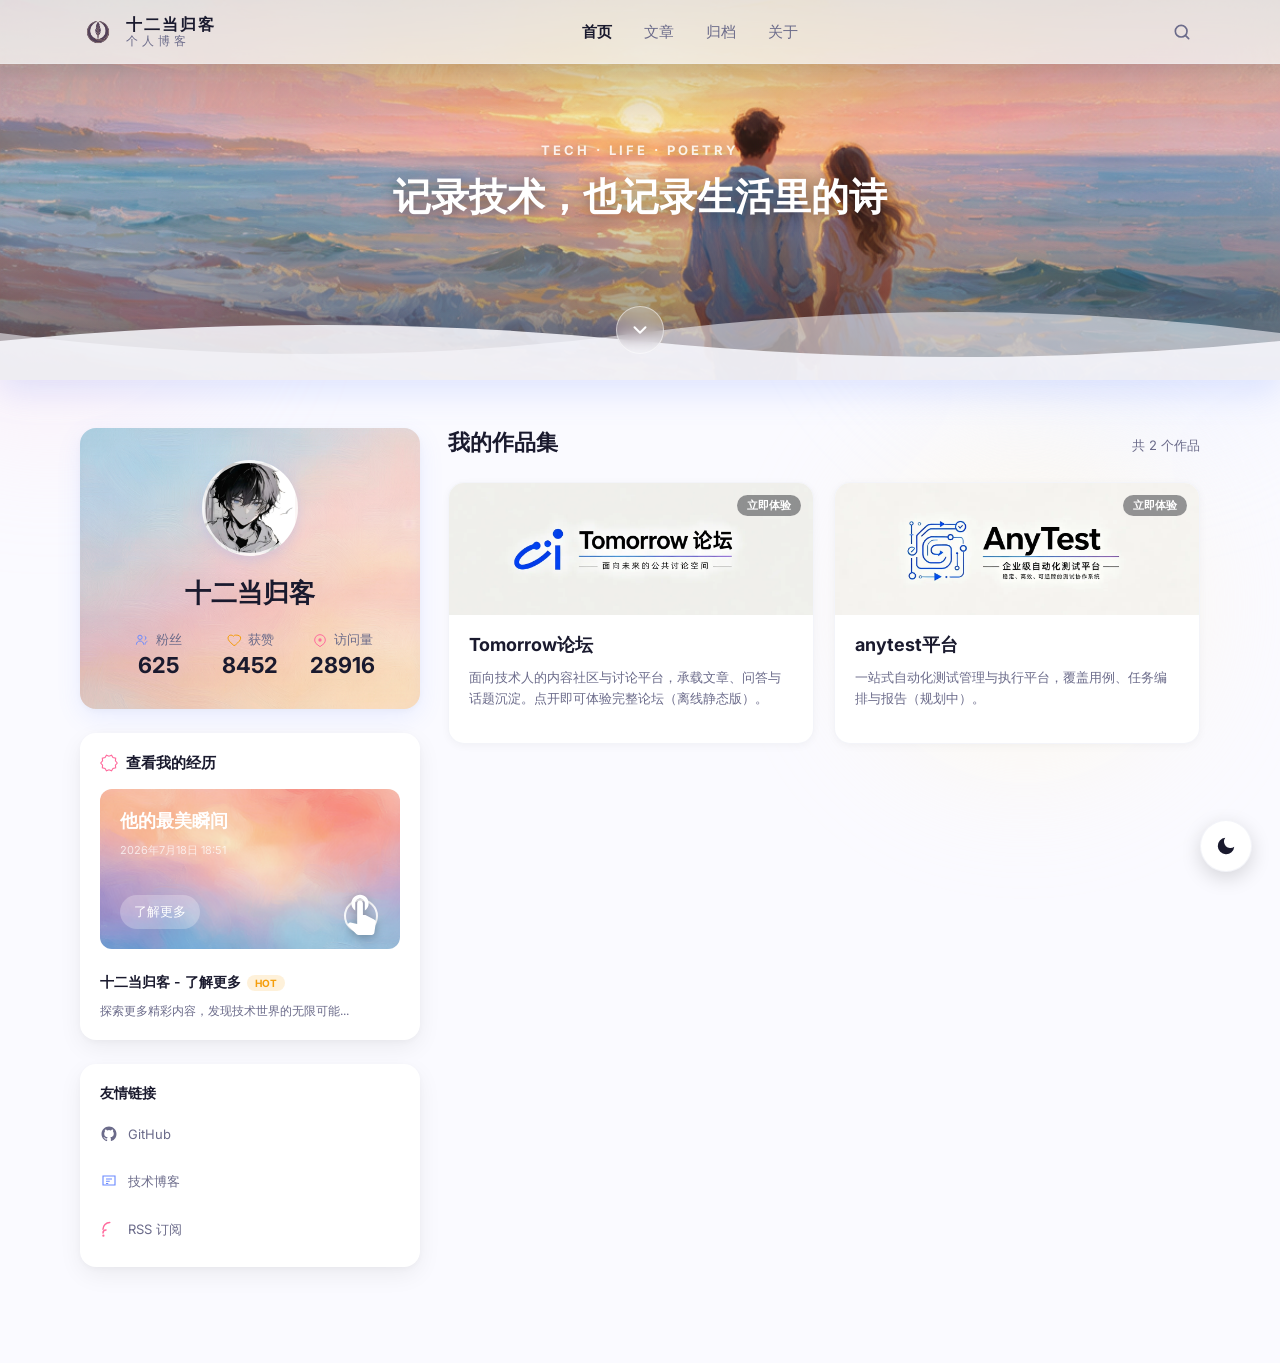
<file: blog-app/index.html>
<!DOCTYPE html>
<html lang="zh-CN" data-theme="light">
<head>
<meta charset="UTF-8" />
<meta name="viewport" content="width=device-width, initial-scale=1.0" />
<title>十二当归客 · 技术博客</title>
<link rel="preconnect" href="https://fonts.googleapis.com" />
<link rel="preconnect" href="https://fonts.gstatic.com" crossorigin />
<link href="https://fonts.googleapis.com/css2?family=Inter:wght@400;500;600;700&display=swap" rel="stylesheet" />
<style>
  /* ============ 主题变量 ============ */
  :root {
    --bg: #fafaff;
    --card: #ffffff;
    --ink: #1a1a2e;
    --muted: #6b6b8a;
    --hairline: rgba(235, 237, 245, 0.6);
    --navbar-bg: rgba(255, 255, 255, 0.7);
    --navbar-border: rgba(235, 237, 245, 0.3);
    --navbar-shadow: 0 4px 16px rgba(0, 0, 0, 0.06);
    --profile-grad: linear-gradient(180deg, #edf5ff 0%, #d9f0ff 100%);
    --avatar-bg: #ffffff;
    --profile-shadow: 0 8px 24px rgba(107, 138, 255, 0.12), 0 2px 8px rgba(0, 0, 0, 0.04);
    --avatar-shadow: 0 4px 12px rgba(107, 138, 255, 0.18);
    --shadow-sm: 0 2px 8px rgba(0, 0, 0, 0.04);
    --shadow-md: 0 8px 24px rgba(0, 0, 0, 0.06);
    --hero-shadow: 0 12px 32px rgba(107, 138, 255, 0.18);
    --wave-opacity-1: 0.55;
    --wave-opacity-2: 0.85;
    --decor-pink: 0.5;
    --decor-blue: 0.5;
    --decor-yellow: 0.4;
    --tag-react-bg: rgba(80, 70, 229, 0.1);
    --tag-ts-bg: rgba(16, 185, 129, 0.1);
    --tag-vue-bg: rgba(245, 158, 11, 0.12);
    --tag-css-bg: rgba(255, 107, 157, 0.12);
    --blue: #6b8aff;
    --pink: #ff6b9d;
    --yellow: #f59e0b;
    --green: #10b981;
    --purple: #5046e5;
    --radius-card: 16px;
    --radius-sm: 12px;
    font-family: "Inter", -apple-system, BlinkMacSystemFont, "PingFang SC",
      "Microsoft YaHei", "Segoe UI", sans-serif;
  }

  /* ============ 夜间模式 ============ */
  [data-theme="dark"] {
    --bg: #14161b;
    --card: #1c1f27;
    --ink: #e9ebf2;
    --muted: #98a0b4;
    --hairline: rgba(255, 255, 255, 0.08);
    --navbar-bg: rgba(22, 24, 30, 0.72);
    --navbar-border: rgba(255, 255, 255, 0.06);
    --navbar-shadow: 0 4px 16px rgba(0, 0, 0, 0.4);
    --profile-grad: linear-gradient(180deg, #1b2436 0%, #16203a 100%);
    --avatar-bg: #2a3550;
    --profile-shadow: 0 8px 24px rgba(0, 0, 0, 0.45), 0 2px 8px rgba(0, 0, 0, 0.3);
    --avatar-shadow: 0 4px 12px rgba(0, 0, 0, 0.4);
    --shadow-sm: 0 2px 8px rgba(0, 0, 0, 0.3);
    --shadow-md: 0 8px 24px rgba(0, 0, 0, 0.4);
    --hero-shadow: 0 12px 32px rgba(0, 0, 0, 0.5);
    --wave-opacity-1: 0.5;
    --wave-opacity-2: 1;
    --decor-pink: 0.18;
    --decor-blue: 0.2;
    --decor-yellow: 0.14;
    --tag-react-bg: rgba(140, 130, 255, 0.16);
    --tag-ts-bg: rgba(16, 185, 129, 0.18);
    --tag-vue-bg: rgba(245, 158, 11, 0.2);
    --tag-css-bg: rgba(255, 107, 157, 0.18);
  }

  * { box-sizing: border-box; }
  html { scroll-behavior: smooth; }
  html, body { margin: 0; padding: 0; }

  body {
    background: var(--bg);
    color: var(--ink);
    -webkit-font-smoothing: antialiased;
    text-rendering: optimizeLegibility;
    min-height: 100vh;
    min-height: 100dvh;
    position: relative;
    overflow-x: hidden;
    transition: background-color 0.4s ease, color 0.4s ease;
  }

  /* ---------- 背景柔光装饰 ---------- */
  .bg-decor { position: fixed; inset: 0; z-index: -1; pointer-events: none; overflow: hidden; }
  .bg-decor span { transition: opacity 0.4s ease; }
  .bg-decor .pink {
    position: absolute; top: 110px; left: -100px;
    width: 300px; height: 300px; border-radius: 50%;
    background: #ffe0eb; filter: blur(80px); opacity: var(--decor-pink);
  }
  .bg-decor .blue {
    position: absolute; top: -50px; right: -60px;
    width: 450px; height: 450px; border-radius: 50%;
    background: #e0e9ff; filter: blur(80px); opacity: var(--decor-blue);
  }
  .bg-decor .yellow {
    position: absolute; bottom: 120px; right: 80px;
    width: 350px; height: 350px; border-radius: 50%;
    background: #fff7de; filter: blur(60px); opacity: var(--decor-yellow);
  }

  /* ---------- 悬浮导航栏 ---------- */
  .navbar {
    position: fixed; top: 0; left: 0; right: 0; height: 64px;
    display: flex; align-items: center; justify-content: center;
    background: var(--navbar-bg);
    -webkit-backdrop-filter: blur(20px);
    backdrop-filter: blur(20px);
    border-bottom: 1px solid var(--navbar-border);
    box-shadow: var(--navbar-shadow);
    z-index: 100;
    transition: background-color 0.4s ease, border-color 0.4s ease;
  }
  .nav-inner {
    width: 100%; max-width: 1200px; height: 64px;
    padding: 0 40px;
    display: flex; align-items: center; justify-content: space-between;
  }
  .nav-left { display: flex; align-items: center; gap: 10px; }
  .logo-img { width: 36px; height: 36px; display: block; flex-shrink: 0; }
  .logo-stack { display: flex; flex-direction: column; gap: -2px; line-height: 1.15; }
  .logo-title { font-size: 16px; font-weight: 700; color: var(--ink); letter-spacing: 2px; transition: color 0.4s ease; }
  .logo-sub { font-size: 12px; color: var(--muted); letter-spacing: 4px; transition: color 0.4s ease; }
  .nav-links { display: flex; align-items: center; gap: 32px; }
  .nav-links a {
    font-size: 15px; font-weight: 500; color: var(--muted);
    text-decoration: none; transition: color 0.2s ease;
  }
  .nav-links a:hover, .nav-links a.active { color: var(--ink); }
  .nav-links a.active { font-weight: 600; }
  .nav-right { display: flex; align-items: center; gap: 12px; }
  .search-icon {
    width: 36px; height: 36px; border-radius: 8px;
    display: flex; align-items: center; justify-content: center;
    color: var(--muted); cursor: pointer;
  }
  /* 汉堡按钮：桌面端隐藏，仅在窄屏（≤720px）出现，不影响 PC 布局 */
  .nav-toggle {
    display: none;
    width: 38px; height: 38px; border: none; background: transparent;
    color: var(--ink); cursor: pointer; border-radius: 8px;
    align-items: center; justify-content: center; flex-shrink: 0;
    transition: background-color 0.2s ease;
  }
  .nav-toggle:hover { background: rgba(127, 127, 127, 0.12); }

  /* ---------- Hero 全宽海报 ---------- */
  .hero {
    position: relative;
    width: 100%;
    height: 380px;
    margin-top: 0;
    overflow: hidden;
    background-image: url("assets/hero-coast.png");
    background-size: cover;
    background-position: center;
    box-shadow: var(--hero-shadow);
  }
  .hero-scrim {
    position: absolute; inset: 0;
    background:
      linear-gradient(180deg, rgba(20,22,30,0.30) 0%, rgba(20,22,30,0) 35%),
      linear-gradient(0deg, rgba(20,22,30,0.55) 0%, rgba(20,22,30,0) 55%);
  }
  .hero-content {
    position: absolute; left: 0; right: 0; top: 50%;
    transform: translateY(-60%);
    text-align: center; color: #fff; padding: 0 24px;
    pointer-events: none;
  }
  .hero-kicker {
    font-size: 13px; font-weight: 700; letter-spacing: 3px;
    color: rgba(255,255,255,0.85); margin: 0 0 14px;
    text-shadow: 0 2px 12px rgba(0,0,0,0.4);
  }
  .hero-title {
    font-size: 38px; font-weight: 700; line-height: 1.3; margin: 0;
    text-shadow: 0 2px 16px rgba(0,0,0,0.45);
  }

  /* 向下箭头按钮 */
  .hero-scroll {
    position: absolute; left: 50%; bottom: 26px;
    transform: translateX(-50%);
    width: 48px; height: 48px; border-radius: 50%;
    display: flex; align-items: center; justify-content: center;
    background: rgba(255,255,255,0.22);
    -webkit-backdrop-filter: blur(8px); backdrop-filter: blur(8px);
    border: 1px solid rgba(255,255,255,0.5);
    color: #fff; text-decoration: none; z-index: 5;
    animation: bounce 2s ease-in-out infinite;
    transition: background 0.25s ease, transform 0.25s ease;
  }
  .hero-scroll:hover { background: rgba(255,255,255,0.38); transform: translateX(-50%) translateY(3px); }
  @keyframes bounce {
    0%, 100% { transform: translateX(-50%) translateY(0); }
    50% { transform: translateX(-50%) translateY(8px); }
  }

  /* 波浪动画 */
  .hero-waves { position: absolute; left: 0; right: 0; bottom: -1px; height: 96px; z-index: 3; pointer-events: none; }
  .hero-waves svg { position: absolute; left: 0; bottom: 0; width: 200%; height: 100%; }
  .wave-1 { fill: var(--bg); opacity: var(--wave-opacity-1); will-change: transform; animation: wave-move 16s linear infinite; }
  .wave-2 { fill: var(--bg); opacity: var(--wave-opacity-2); will-change: transform; animation: wave-move 11s linear infinite reverse; }
  @keyframes wave-move {
    from { transform: translateX(0); }
    to { transform: translateX(-50%); }
  }

  /* ---------- 页面容器 ---------- */
  .wrap { max-width: 1440px; margin: 0 auto; padding: 0 80px; }

  /* ---------- 主体两栏布局 ---------- */
  .layout {
    display: flex; gap: 28px; align-items: flex-start;
    margin-top: 48px; padding-bottom: 96px;
  }
  .sidebar { width: 340px; flex-shrink: 0; display: flex; flex-direction: column; gap: 24px; }
  .articles { flex: 1; min-width: 0; display: flex; flex-direction: column; gap: 20px; scroll-margin-top: 88px; }

  /* ---------- 卡片通用 ---------- */
  .card {
    background: var(--card); border-radius: var(--radius-card);
    box-shadow: var(--shadow-sm), var(--shadow-md);
    transition: background-color 0.4s ease, box-shadow 0.4s ease;
  }

  /* ---------- 个人信息卡 ---------- */
  .profile {
    padding: 32px; display: flex; flex-direction: column;
    align-items: center; gap: 20px;
    background-image: url("assets/profile-bg.png"), var(--profile-grad);
    background-size: cover, cover;
    background-position: center, center;
    background-repeat: no-repeat, no-repeat;
    background-color: var(--card);
    box-shadow: var(--profile-shadow);
    transition: background 0.4s ease, box-shadow 0.4s ease;
  }
  [data-theme="dark"] .profile {
    background-image: linear-gradient(rgba(20, 22, 27, 0.72), rgba(20, 22, 27, 0.72)), url("assets/profile-bg.png");
    background-size: cover, cover;
    background-position: center, center;
    background-color: var(--card);
  }
  .avatar {
    width: 96px; height: 96px; border-radius: 50%;
    background: url('assets/avatar.jpg') center/cover no-repeat;
    border: 3px solid rgba(255, 255, 255, 0.8);
    box-shadow: var(--avatar-shadow);
    flex-shrink: 0;
  }
  .name { font-size: 26px; font-weight: 700; color: var(--ink); margin: 0; transition: color 0.4s ease; }
  .stats { width: 100%; display: flex; justify-content: space-between; align-items: flex-start; }
  .stat { display: flex; flex-direction: column; align-items: center; gap: 4px; flex: 1; }
  .stat-label { display: flex; align-items: center; gap: 6px; font-size: 13px; color: var(--muted); }
  .stat-num { font-size: 22px; font-weight: 700; color: var(--ink); line-height: 1.1; transition: color 0.4s ease; }

  /* ---------- 推荐位卡 ---------- */
  .rec { padding: 20px; display: flex; flex-direction: column; gap: 16px; cursor: pointer; text-decoration: none; transition: background-color 0.4s ease, box-shadow 0.25s ease, transform 0.25s ease; }
  .rec:hover { transform: translateY(-3px); }
  .rec-header { display: flex; align-items: center; gap: 8px; }
  .rec-title { font-size: 15px; font-weight: 600; color: var(--ink); transition: color 0.4s ease; }
  .rec-banner {
    position: relative;
    width: 100%; height: 160px; border-radius: var(--radius-sm);
    padding: 20px; display: flex; flex-direction: column; gap: 10px;
    background-image: url("assets/rec-bg.png");
    background-size: cover;
    background-position: center;
    overflow: hidden;
  }
  /* 引导点击手势 */
  .banner-hand {
    position: absolute; right: 16px; bottom: 14px;
    width: 46px; height: 46px; pointer-events: none; z-index: 2;
  }
  .banner-hand .hand {
    width: 100%; height: 100%; display: block;
    filter: drop-shadow(0 2px 5px rgba(0, 0, 0, 0.28));
    transform-origin: 50% 85%;
    animation: hand-tap 1.6s ease-in-out infinite;
  }
  .banner-hand .ring {
    position: absolute; left: 50%; top: 58%;
    width: 34px; height: 34px; margin: -17px 0 0 -17px;
    border-radius: 50%;
    border: 2px solid rgba(255, 255, 255, 0.9);
    animation: tap-ring 1.6s ease-out infinite;
  }
  @keyframes hand-tap {
    0%, 100% { transform: translateY(0) rotate(0deg); }
    50% { transform: translateY(7px) rotate(-5deg); }
  }
  @keyframes tap-ring {
    0% { transform: scale(0.45); opacity: 0.85; }
    70% { opacity: 0.2; }
    100% { transform: scale(1.8); opacity: 0; }
  }
  @media (prefers-reduced-motion: reduce) {
    .banner-hand .hand, .banner-hand .ring { animation: none; }
    .banner-hand .ring { opacity: 0; }
  }
  .banner-title { font-size: 18px; font-weight: 700; color: #fff; margin: 0; }
  .banner-date { font-size: 11px; color: rgba(255, 255, 255, 0.7); margin: 0; }
  .banner-cta {
    align-self: flex-start; display: inline-flex; align-items: center; gap: 6px;
    padding: 8px 14px; border-radius: 20px;
    background: rgba(255, 255, 255, 0.25);
    font-size: 13px; font-weight: 500; color: #fff; margin-top: auto;
  }
  .rec-more { display: flex; flex-direction: column; gap: 10px; padding-top: 8px; }
  .rec-more-head { display: flex; align-items: center; gap: 6px; }
  .rec-more-name { font-size: 14px; font-weight: 600; color: var(--ink); transition: color 0.4s ease; }
  .badge-hot {
    display: inline-flex; align-items: center; padding: 2px 8px; border-radius: 10px;
    background: rgba(245, 158, 11, 0.15); font-size: 10px; font-weight: 700; color: var(--yellow);
  }
  .rec-more-desc { font-size: 12px; color: var(--muted); line-height: 18px; margin: 0; transition: color 0.4s ease; }

  /* ---------- 友情链接卡 ---------- */
  .links { padding: 20px; display: flex; flex-direction: column; gap: 14px; }
  .links-title { font-size: 14px; font-weight: 600; color: var(--ink); margin: 0; transition: color 0.4s ease; }
  .link-item {
    display: flex; align-items: center; gap: 10px; padding: 8px 0;
    font-size: 13px; color: var(--muted); transition: color 0.2s ease;
  }
  .link-item svg { flex-shrink: 0; }
  a.link-item { text-decoration: none; }
  a.link-item:hover { color: var(--pink, #ff6b9d); }

  /* ---------- 文章区 ---------- */
  .articles-header { display: flex; align-items: baseline; justify-content: space-between; }
  .articles-title { font-size: 22px; font-weight: 700; color: var(--ink); margin: 0; transition: color 0.4s ease; }
  .articles-count { font-size: 13px; color: var(--muted); transition: color 0.4s ease; }
  /* ---------- 作品集（首页模块网格，2 列）---------- */
  .portfolio-grid {
    display: grid;
    grid-template-columns: repeat(2, 1fr);
    gap: 20px;
    margin-top: 4px;
  }
  .portfolio-card {
    display: flex; flex-direction: column;
    border-radius: var(--radius-card);
    overflow: hidden;
    text-decoration: none; color: inherit;
    background: var(--card);
    border: 1px solid var(--hairline);
    box-shadow: var(--shadow-sm);
    transition: transform .25s ease, box-shadow .25s ease, border-color .25s ease;
  }
  .portfolio-card:hover { transform: translateY(-3px); box-shadow: var(--shadow-md); border-color: rgba(107,138,255,.5); }
  .portfolio-banner {
    position: relative;
    height: 132px;
    display: flex; align-items: center; justify-content: center;
    overflow: hidden;
    background-size: cover !important;
    background-position: center !important;
  }
  .portfolio-banner .pf-initial {
    font-size: 44px; font-weight: 800; color: #fff;
    letter-spacing: 1px; text-shadow: 0 3px 10px rgba(0,0,0,.22);
  }
  .portfolio-badge {
    position: absolute; top: 12px; right: 12px;
    font-size: 11px; font-weight: 600; color: #fff;
    padding: 3px 10px; border-radius: 999px;
    background: rgba(10,12,20,.42);
    backdrop-filter: blur(4px);
    -webkit-backdrop-filter: blur(4px);
  }
  .portfolio-body {
    padding: 18px 20px 20px;
    display: flex; flex-direction: column; gap: 10px;
    flex: 1; min-width: 0;
  }
  .portfolio-name { font-size: 18px; font-weight: 700; color: var(--ink); margin: 0; transition: color .4s ease; }
  .portfolio-desc { font-size: 13px; color: var(--muted); line-height: 21px; margin: 0; transition: color .4s ease; }
  .portfolio-foot { display: flex; align-items: center; gap: 10px; margin-top: auto; padding-top: 4px; }
  .portfolio-soon {
    display: inline-flex; align-items: center; gap: 6px;
    font-size: 12px; color: var(--muted);
  }
  .portfolio-soon::before {
    content: ""; width: 6px; height: 6px; border-radius: 50%;
    background: var(--muted); opacity: .6;
  }

  /* ---------- 分页 ---------- */
  .pager {
    display: flex; align-items: center; justify-content: center; gap: 8px;
    margin-top: 28px; flex-wrap: wrap;
  }
  .pg {
    min-width: 38px; height: 38px; padding: 0 12px;
    border-radius: 10px; border: 1px solid var(--hairline);
    background: var(--card); color: var(--muted);
    font-size: 14px; cursor: pointer;
    box-shadow: var(--shadow-sm);
    transition: color .2s ease, border-color .2s ease, background .2s ease, opacity .2s ease;
  }
  .pg:hover:not(:disabled) { color: var(--ink); border-color: var(--blue); }
  .pg-active {
    background: linear-gradient(135deg, #ff6b9d, #6b8aff);
    color: #fff; border-color: transparent; font-weight: 600;
  }
  .pg:disabled { opacity: .4; cursor: not-allowed; }

  /* ---------- 日夜切换按钮 ---------- */
  .theme-toggle {
    position: fixed; right: 28px; bottom: 28px; z-index: 200;
    width: 52px; height: 52px; border-radius: 50%;
    display: flex; align-items: center; justify-content: center;
    background: var(--card); color: var(--ink);
    border: 1px solid var(--hairline);
    box-shadow: 0 6px 20px rgba(0,0,0,0.15);
    cursor: pointer;
    transition: background-color 0.4s ease, color 0.4s ease, transform 0.2s ease, box-shadow 0.4s ease;
  }
  .theme-toggle:hover { transform: translateY(-2px) rotate(15deg); box-shadow: 0 10px 28px rgba(0,0,0,0.22); }
  .theme-toggle .icon-moon { display: block; }
  .theme-toggle .icon-sun { display: none; }
  [data-theme="dark"] .theme-toggle .icon-moon { display: none; }
  [data-theme="dark"] .theme-toggle .icon-sun { display: block; }

  /* ---------- 回到顶部火箭 ---------- */
  .back-to-top {
    position: fixed; right: 28px;
    bottom: 88px; z-index: 98;
    width: 44px; height: 44px; border-radius: 50%; border: none;
    background: var(--card); color: var(--pink);
    box-shadow: var(--shadow-md);
    display: flex; align-items: center; justify-content: center;
    cursor: pointer;
    opacity: 0; transform: translateY(16px) scale(.85);
    transition: opacity .35s ease, transform .35s ease, box-shadow .25s ease, background .4s ease;
    pointer-events: none;
  }
  .back-to-top.visible {
    opacity: 1; transform: translateY(0) scale(1); pointer-events: auto;
  }
  .back-to-top:hover {
    transform: translateY(-4px) scale(1.1);
    box-shadow: 0 10px 28px rgba(255,107,157,.22);
  }
  .back-to-top svg { width: 20px; height: 20px; }
  .back-to-top:hover .rocket-flame {
    animation: flame-flicker .3s infinite alternate;
  }
  @keyframes flame-flicker {
    from { transform: scaleY(1); opacity: 1; }
    to   { transform: scaleY(.65); opacity: .55; }
  }
  @media (prefers-reduced-motion: reduce) {
    .back-to-top { transition: none; }
    .back-to-top:hover .rocket-flame { animation: none; }
  }

  /* ---------- 响应式 ---------- */
  @media (max-width: 1080px) {
    .wrap { padding: 0 40px; }
    .layout { flex-direction: column; }
    .sidebar { width: 100%; flex-direction: row; flex-wrap: wrap; }
    .sidebar .profile, .sidebar .rec, .sidebar .links { flex: 1; min-width: 280px; }
  }
  @media (max-width: 720px) {
    .wrap { padding: 0 20px; }
    .nav-inner { padding: 0 16px; }
    /* 导航转为汉堡下拉，所有链接仍可访问，不再隐藏 */
    .nav-toggle { display: flex; }
    .nav-links {
      display: none; position: absolute; top: 64px; left: 0; right: 0;
      flex-direction: column; align-items: stretch; gap: 0;
      background: var(--navbar-bg);
      -webkit-backdrop-filter: blur(20px); backdrop-filter: blur(20px);
      border-bottom: 1px solid var(--navbar-border);
      box-shadow: var(--navbar-shadow);
      padding: 6px 16px 14px;
    }
    .nav-links.open { display: flex; }
    .nav-links a {
      padding: 14px 4px; font-size: 16px;
      border-bottom: 1px solid var(--hairline);
    }
    .nav-links a:last-child { border-bottom: none; }
    .hero { height: 300px; }
    .hero-title { font-size: 24px; }
    .sidebar { flex-direction: column; }
    .sidebar .profile, .sidebar .rec, .sidebar .links { min-width: 0; }
    .profile { padding: 24px; }
    .portfolio-grid { grid-template-columns: 1fr; }
  }
</style>
</head>
<body>
  <div class="bg-decor" aria-hidden="true">
    <span class="pink"></span>
    <span class="blue"></span>
    <span class="yellow"></span>
  </div>

  <!-- 悬浮导航栏 -->
  <header class="navbar">
    <div class="nav-inner">
      <div class="nav-left">
        <img class="logo-img" src="assets/logo.png" alt="logo" />
        <div class="logo-stack">
          <span class="logo-title">十二当归客</span>
          <span class="logo-sub">个人博客</span>
        </div>
      </div>
      <nav class="nav-links">
        <a href="index.html" class="active">首页</a>
        <a href="articles.html">文章</a>
        <a href="archive.html">归档</a>
        <a href="about.html">关于</a>
      </nav>
      <div class="nav-right">
        <span class="search-icon" title="搜索">
          <svg width="20" height="20" viewBox="0 0 24 24" fill="none" xmlns="http://www.w3.org/2000/svg">
            <circle cx="11" cy="11" r="7" stroke="currentColor" stroke-width="2" />
            <path d="M16 16L20 20" stroke="currentColor" stroke-width="2" stroke-linecap="round" />
          </svg>
        </span>
        <button class="nav-toggle" id="navToggle" aria-label="打开菜单" aria-expanded="false">
          <svg width="22" height="22" viewBox="0 0 24 24" fill="none" xmlns="http://www.w3.org/2000/svg">
            <path d="M4 7h16M4 12h16M4 17h16" stroke="currentColor" stroke-width="2" stroke-linecap="round" />
          </svg>
        </button>
      </div>
    </div>
  </header>

  <!-- Hero 全宽海报 -->
  <section class="hero">
    <div class="hero-scrim"></div>
    <div class="hero-content">
      <p class="hero-kicker">TECH · LIFE · POETRY</p>
      <h1 class="hero-title">记录技术，也记录生活里的诗</h1>
    </div>
    <a href="#portfolio" class="hero-scroll" aria-label="下滑到我的作品集">
      <svg width="22" height="22" viewBox="0 0 24 24" fill="none" xmlns="http://www.w3.org/2000/svg">
        <path d="M6 9l6 6 6-6" stroke="currentColor" stroke-width="2.2" stroke-linecap="round" stroke-linejoin="round" />
      </svg>
    </a>
    <!-- 双层波浪动画 -->
    <div class="hero-waves" aria-hidden="true">
      <svg class="wave-1" viewBox="0 0 2880 96" preserveAspectRatio="none" xmlns="http://www.w3.org/2000/svg">
        <path d="M0,48 Q360,90 720,48 T1440,48 L1440,96 L0,96 Z M1440,48 Q1800,90 2160,48 T2880,48 L2880,96 L1440,96 Z" />
      </svg>
      <svg class="wave-2" viewBox="0 0 2880 96" preserveAspectRatio="none" xmlns="http://www.w3.org/2000/svg">
        <path d="M0,56 Q360,24 720,56 T1440,56 L1440,96 L0,96 Z M1440,56 Q1800,24 2160,56 T2880,56 L2880,96 L1440,96 Z" />
      </svg>
    </div>
  </section>

  <main class="wrap">
    <!-- 两栏布局 -->
    <div class="layout">
      <!-- 左侧边栏 -->
      <aside class="sidebar">
        <!-- 个人信息卡 -->
        <section class="card profile">
          <div class="avatar"></div>
          <h2 class="name">十二当归客</h2>
          <div class="stats">
            <div class="stat">
              <span class="stat-label">
                <svg width="16" height="16" viewBox="0 0 24 24" fill="none"><circle cx="9" cy="8" r="3.2" stroke="#6b8aff" stroke-width="1.5"/><path d="M3.5 19c0-3.3 2.5-5.5 5.5-5.5s5.5 2.2 5.5 5.5" stroke="#6b8aff" stroke-width="1.5" fill="none"/><path d="M16 6.2a3 3 0 0 1 0 5.6M16.5 19c0-2.6 1.6-4.4 3.5-5" stroke="#6b8aff" stroke-width="1.5" fill="none"/></svg>
                粉丝
              </span>
              <span class="stat-num">625</span>
            </div>
            <div class="stat">
              <span class="stat-label">
                <svg width="16" height="16" viewBox="0 0 24 24" fill="none"><path d="M12 20.5l-1.4-1.3C6 15.1 3 12.3 3 9.1 3 6.5 5 4.6 7.4 4.6c1.5 0 2.9.7 3.6 1.9.7-1.2 2.1-1.9 3.6-1.9C20 4.6 22 6.5 22 9.1c0 3.2-3 6-7.6 10.1L12 20.5z" stroke="#f59e0b" stroke-width="1.5" fill="none"/></svg>
                获赞
              </span>
              <span class="stat-num">8452</span>
            </div>
            <div class="stat">
              <span class="stat-label">
                <svg width="16" height="16" viewBox="0 0 24 24" fill="none"><path d="M12 4c-4.4 0-8 3.6-8 8 0 2 .8 3.9 2 5.4L12 22l6-4.6c1.2-1.5 2-3.4 2-5.4 0-4.4-3.6-8-8-8z" stroke="#ff6b9d" stroke-width="1.5" fill="none"/><circle cx="12" cy="12" r="2.5" fill="#ff6b9d"/></svg>
                访问量
              </span>
              <span class="stat-num">28916</span>
            </div>
          </div>
        </section>

        <!-- 推荐位卡 -->
        <section class="card rec">
          <div class="rec-header">
            <svg width="18" height="18" viewBox="0 0 24 24" fill="none"><path d="M23 12l-2.44-2.79.34-3.69-3.61-.82-1.89-3.2L12 2.96 8.6 1.5 6.71 4.69l-3.61.81.34 3.68L1 12l2.44 2.79-.34 3.69 3.61.82L8.6 22.5 12 21.04l3.4 1.46 1.89-3.19 3.61-.82-.34-3.68L23 12z" stroke="#ff6b9d" stroke-width="1.5" fill="none"/></svg>
            <span class="rec-title">查看我的经历</span>
          </div>
          <div class="rec-banner">
            <p class="banner-title">他的最美瞬间</p>
            <p class="banner-date">2026年7月18日 18:51</p>
            <span class="banner-cta">了解更多</span>
            <div class="banner-hand" aria-hidden="true">
              <span class="ring"></span>
              <svg class="hand" viewBox="0 0 24 24" xmlns="http://www.w3.org/2000/svg"><path fill="#fff" d="M9 11.24V7.5C9 6.12 10.12 5 11.5 5S14 6.12 14 7.5v3.74c1.21-.81 2-2.18 2-3.74C16 5.01 13.99 3 11.5 3S7 5.01 7 7.5c0 1.56.79 2.93 2 3.74zm9.84 4.63l-4.54-2.26c-.17-.07-.35-.11-.54-.11H13v-6c0-.83-.67-1.5-1.5-1.5S10 6.67 10 7.5v10.74l-3.43-.72c-.08-.01-.15-.03-.24-.03-.31 0-.59.13-.79.33l-.79.8 4.94 4.94c.27.27.65.44 1.06.44h6.79c.75 0 1.33-.55 1.44-1.28l.75-5.27c.01-.07.02-.14.02-.2 0-.62-.38-1.16-.91-1.38z"/></svg>
            </div>
          </div>
          <div class="rec-more">
            <div class="rec-more-head">
              <span class="rec-more-name">十二当归客 - 了解更多</span>
              <span class="badge-hot">HOT</span>
            </div>
            <p class="rec-more-desc">探索更多精彩内容，发现技术世界的无限可能...</p>
          </div>
        </section>

        <!-- 友情链接卡 -->
        <section class="card links">
          <h2 class="links-title">友情链接</h2>
          <a class="link-item" href="https://github.com/shierdgk" target="_blank" rel="noopener noreferrer">
            <svg width="18" height="18" viewBox="0 0 24 24" fill="none"><path d="M12 2C6.48 2 2 6.48 2 12c0 4.42 2.87 8.17 6.84 9.49.5.09.68-.22.68-.48v-1.71c-2.78.6-3.37-1.34-3.37-1.34-.45-1.15-1.11-1.46-1.11-1.46-.91-.62.07-.61.07-.61 1 .07 1.53 1.03 1.53 1.03.89 1.52 2.34 1.08 2.91.83.09-.65.35-1.09.63-1.34-2.22-.25-4.56-1.11-4.56-4.94 0-1.09.39-1.98 1.03-2.68-.1-.25-.45-1.27.1-2.64 0 0 .84-.27 2.75 1.02a9.56 9.56 0 015 0c1.91-1.29 2.75-1.02 2.75-1.02.55 1.37.2 2.39.1 2.64.64.7 1.03 1.59 1.03 2.68 0 3.84-2.34 4.68-4.57 4.93.36.31.68.92.68 1.85v2.74c0 .27.18.58.69.48A10.01 10.01 0 0022 12c0-5.52-4.48-10-10-10z" fill="currentColor"/></svg>
            <span>GitHub</span>
          </a>
          <a class="link-item" href="index.html">
            <svg width="18" height="18" viewBox="0 0 24 24" fill="none"><path d="M4 4h16v12H4V4z" stroke="#6b8aff" stroke-width="1.5" fill="none"/><path d="M8 8h8M8 11h5M8 14h3" stroke="#6b8aff" stroke-width="1.5"/></svg>
            <span>技术博客</span>
          </a>
          <div class="link-item">
            <svg width="18" height="18" viewBox="0 0 24 24" fill="none"><path d="M4 11a9 9 0 019-9" stroke="#ff6b9d" stroke-width="2" stroke-linecap="round"/><path d="M4 16a4 4 0 014-4" stroke="#ff6b9d" stroke-width="2" stroke-linecap="round"/><circle cx="4.5" cy="19.5" r="1.5" fill="#ff6b9d"/></svg>
            <span>RSS 订阅</span>
          </div>
        </section>
      </aside>

      <!-- 右侧文章区 -->
      <section class="articles" id="portfolio">
        <div class="articles-header">
          <h2 class="articles-title">我的作品集</h2>
          <span class="articles-count" id="portfolioCount">共 0 个作品</span>
        </div>

        <div class="portfolio-grid" id="portfolioGrid"></div>
      </section>
    </div>
  </main>

  <!-- 日夜模式切换按钮 -->
  <button class="theme-toggle" id="themeToggle" aria-label="切换日夜模式" title="切换日夜模式">
    <svg class="icon-moon" width="22" height="22" viewBox="0 0 24 24" fill="none" xmlns="http://www.w3.org/2000/svg">
      <path d="M21 12.8A9 9 0 1111.2 3a7 7 0 009.8 9.8z" fill="currentColor"/>
    </svg>
    <svg class="icon-sun" width="22" height="22" viewBox="0 0 24 24" fill="none" xmlns="http://www.w3.org/2000/svg">
      <circle cx="12" cy="12" r="4.2" fill="currentColor"/>
      <g stroke="currentColor" stroke-width="2" stroke-linecap="round">
        <path d="M12 2v2.5M12 19.5V22M2 12h2.5M19.5 12H22M4.6 4.6l1.8 1.8M17.6 17.6l1.8 1.8M19.4 4.6l-1.8 1.8M6.4 17.6l-1.8 1.8"/>
      </g>
    </svg>
  </button>

  <!-- 回到顶部火箭 -->
  <button class="back-to-top" id="backToTop" aria-label="回到顶部" title="回到顶部">
    <svg viewBox="0 0 24 24" fill="none"><path d="M12 2.5L9.5 8.5h5L12 2.5z" fill="currentColor"/><path d="M12 8.5L8 18h8l-4-9.5z" fill="currentColor" opacity=".75"/><path class="rocket-flame" d="M11 19h2c0 1-.5 2-1 2s-1-1-1-2z" fill="#ff6b9d"/></svg>
  </button>

  <script>
    /* ===== 首页「我的作品集」模块网格（数据驱动，2 列）===== */
    (function () {
      // 作品集数据：稍后新增真实作品，往此数组追加对象即可。
      // 带 href 字段的模块会渲染为可点击链接；其余（如当前预留模块）为占位卡片。
      var portfolio = [
        {
          name: 'Tomorrow论坛',
          initial: 'T',
          desc: '面向技术人的内容社区与讨论平台，承载文章、问答与话题沉淀。点开即可体验完整论坛（离线静态版）。',
          banner: 'url(assets/covers/cover-tomorrow.webp)',
          badge: '立即体验',
          href: 'tomorrow-bbs/index.html'
        },
        {
          name: 'anytest平台',
          initial: 'A',
          desc: '一站式自动化测试管理与执行平台，覆盖用例、任务编排与报告（规划中）。',
          banner: 'url(assets/covers/cover-anytest.webp)',
          badge: '立即体验',
          href: 'test-platform/index.html'
        }
      ];

      var grid = document.getElementById('portfolioGrid');
      var countEl = document.getElementById('portfolioCount');
      if (countEl) countEl.textContent = '共 ' + portfolio.length + ' 个作品';

      grid.innerHTML = portfolio.map(function (p) {
        var isImageBanner = p.banner && p.banner.indexOf('url(') === 0;
        var inner =
          '<div class="portfolio-banner" style="background:' + p.banner + '">' +
            (isImageBanner ? '' : '<span class="pf-initial">' + p.initial + '</span>') +
            '<span class="portfolio-badge">' + (p.badge || '') + '</span>' +
          '</div>' +
          '<div class="portfolio-body">' +
            '<h3 class="portfolio-name">' + p.name + '</h3>' +
            '<p class="portfolio-desc">' + p.desc + '</p>' +
            '<div class="portfolio-foot">' +
              (p.soon ? '<span class="portfolio-soon">敬请期待</span>' : '') +
            '</div>' +
          '</div>';
        if (p.href) {
          return '<a class="portfolio-card" href="' + p.href + '">' + inner + '</a>';
        }
        return '<div class="portfolio-card" aria-disabled="true">' + inner + '</div>';
      }).join('');
    })();
  </script>

  <script>
    (function () {
      var root = document.documentElement;
      var btn = document.getElementById('themeToggle');
      try {
        var saved = localStorage.getItem('theme');
        if (saved === 'dark' || saved === 'light') root.dataset.theme = saved;
      } catch (e) {}
      btn.addEventListener('click', function () {
        var next = root.dataset.theme === 'dark' ? 'light' : 'dark';
        root.dataset.theme = next;
        try { localStorage.setItem('theme', next); } catch (e) {}
      });
      var rec = document.querySelector('.rec');
      if (rec) rec.addEventListener('click', function () { location.href = 'about.html'; });
    })();

    /* ===== 回到顶部火箭 ===== */
    (function () {
      var btn = document.getElementById('backToTop');
      if (!btn) return;
      function onScroll() {
        btn.classList.toggle('visible', window.scrollY > 360);
      }
      window.addEventListener('scroll', onScroll, { passive: true });
      onScroll();
      btn.addEventListener('click', function () {
        window.scrollTo({ top: 0, behavior: 'smooth' });
      });
    })();

    /* ===== 移动端汉堡菜单（桌面端按钮隐藏，不影响 PC） ===== */
    (function () {
      var toggle = document.getElementById('navToggle');
      var links = document.querySelector('.nav-links');
      if (!toggle || !links) return;
      function close() {
        links.classList.remove('open');
        toggle.setAttribute('aria-expanded', 'false');
      }
      toggle.addEventListener('click', function (e) {
        e.stopPropagation();
        var open = links.classList.toggle('open');
        toggle.setAttribute('aria-expanded', open ? 'true' : 'false');
      });
      links.addEventListener('click', function (e) {
        if (e.target.tagName === 'A') close();
      });
      document.addEventListener('click', function (e) {
        if (links.classList.contains('open') && !links.contains(e.target) && e.target !== toggle) close();
      });
    })();
  </script>
</body>
</html>
</file>
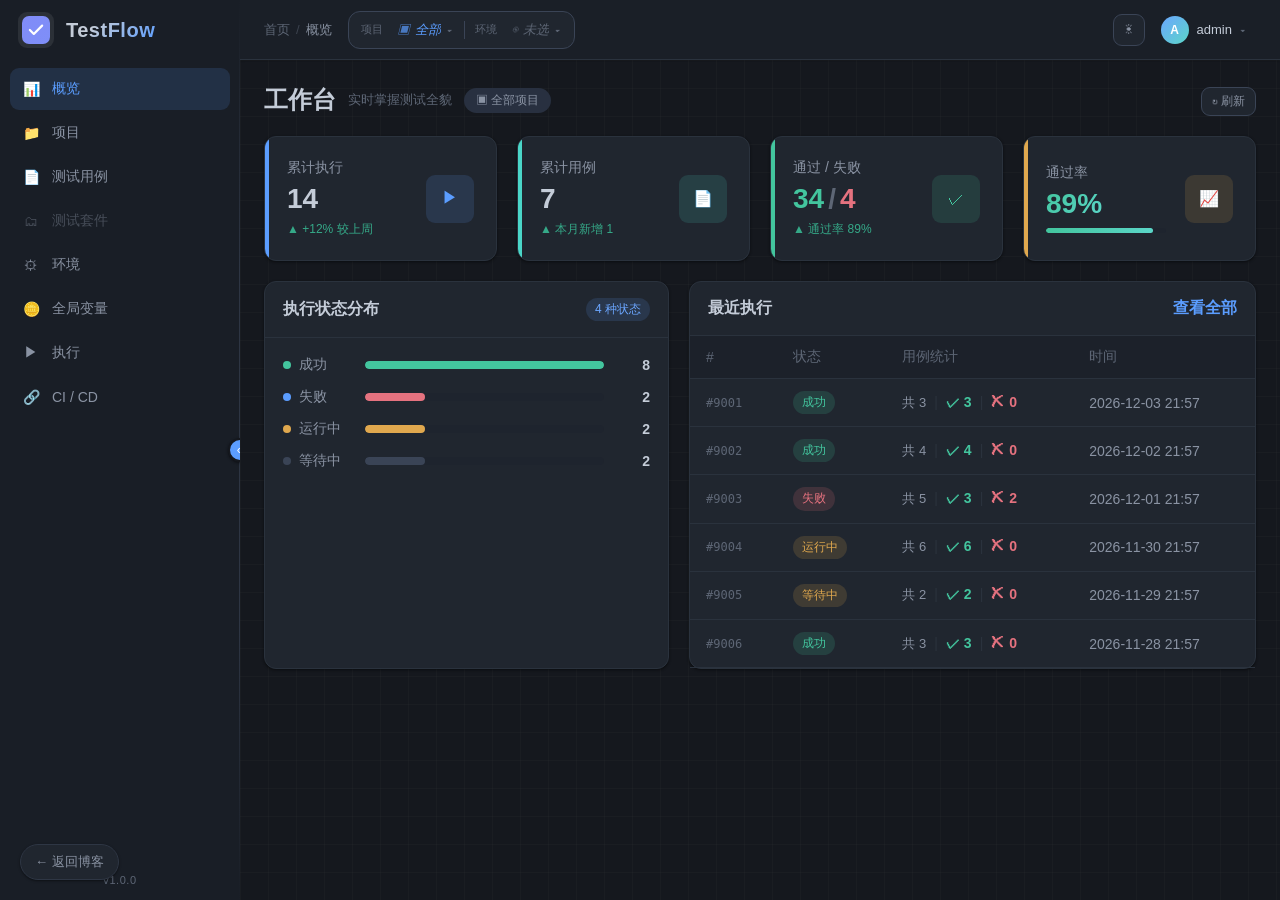
<file: test-platform/index.html>
<!DOCTYPE html>
<html lang="zh-CN" data-theme="dark">
<head>
<meta charset="UTF-8" />
<meta name="viewport" content="width=device-width, initial-scale=1.0" />
<title>TestFlow · 企业级自动化测试平台</title>
<link rel="stylesheet" href="css/style.css" />
</head>
<body>
<div class="layout" id="app">
  <!-- Sidebar -->
  <aside class="aside" id="aside">
    <div class="brand" data-nav="/dashboard">
      <div class="brand-icon">
        <svg width="28" height="28" viewBox="0 0 32 32" fill="none">
          <rect width="32" height="32" rx="8" fill="url(#brandGrad)" />
          <path d="M9 16l4.5 4.5L23 11" stroke="white" stroke-width="2.5" stroke-linecap="round" stroke-linejoin="round"/>
          <defs><linearGradient id="brandGrad" x1="0" y1="0" x2="32" y2="32">
            <stop stop-color="#818cf8"/><stop offset="1" stop-color="#22d3ee"/></linearGradient></defs>
        </svg>
      </div>
      <span class="brand-text">TestFlow</span>
    </div>
    <button class="collapse-btn" id="collapseBtn" title="收起菜单">«</button>
    <nav class="menu" id="menu"><!-- menu items injected --></nav>
    <div class="sidebar-footer"><div class="version">v1.0.0</div></div>
  </aside>

  <!-- Main -->
  <div class="main-wrap">
    <header class="header">
      <div class="header-left">
        <div class="breadcrumb" id="breadcrumb"></div>
        <div class="ctx-bar">
          <div class="ctx-group">
            <span class="ctx-label">项目</span>
            <button class="ctx-btn" id="projBtn">
              <span class="ctx-icon">▣</span>
              <span class="ctx-text" id="projText">全部</span>
              <span class="ctx-caret">▾</span>
            </button>
          </div>
          <div class="ctx-sep"></div>
          <div class="ctx-group">
            <span class="ctx-label">环境</span>
            <button class="ctx-btn" id="envBtn">
              <span class="ctx-icon">◉</span>
              <span class="ctx-text" id="envText">未选</span>
              <span class="ctx-caret">▾</span>
            </button>
          </div>
        </div>
      </div>
      <div class="header-right">
        <button class="theme-toggle-btn" id="themeBtn" title="切换主题">☀</button>
        <div class="user-profile" id="userBtn">
          <div class="avatar" id="userAvatar">A</div>
          <span class="user-name" id="userName">admin</span>
          <span style="color:var(--text-muted);font-size:11px">▾</span>
          <div class="popover" id="userPop" style="right:0;top:42px">
            <div class="pop-item" style="cursor:default;color:var(--text-muted)" id="userRole"></div>
            <div class="pop-item" data-act="logout">退出登录</div>
          </div>
        </div>
      </div>
    </header>
    <main class="main-content" id="view"><!-- routed view --></main>
  </div>
</div>

<!-- Popovers for project / env -->
<div class="popover" id="projPop">
  <div class="popover-head"><input class="input pop-search" id="projSearch" placeholder="搜索项目，或输入以新建" /></div>
  <div class="pop-scroll" id="projList"></div>
  <div class="popover-foot">
    <button class="btn btn--sm" id="projNew">＋ 新建项目</button>
    <button class="btn btn--sm" data-nav="/projects">管理全部</button>
  </div>
</div>
<div class="popover" id="envPop">
  <div class="popover-head"><input class="input pop-search" id="envSearch" placeholder="搜索环境 / 地址" /></div>
  <div class="pop-scroll" id="envList"></div>
  <div class="popover-foot">
    <button class="btn btn--sm" data-nav="/environments">管理环境</button>
  </div>
</div>

<!-- Dialog mount -->
<div class="overlay" id="overlay"><div class="dialog" id="dialog"></div></div>

<!-- Toast -->
<div class="toast-wrap" id="toastWrap"></div>

<!-- Back to blog -->
<a class="back-blog" href="../blog-app/index.html">← 返回博客</a>

<script src="data/store.js"></script>
<script src="js/app.js"></script>
</body>
</html>
</file>
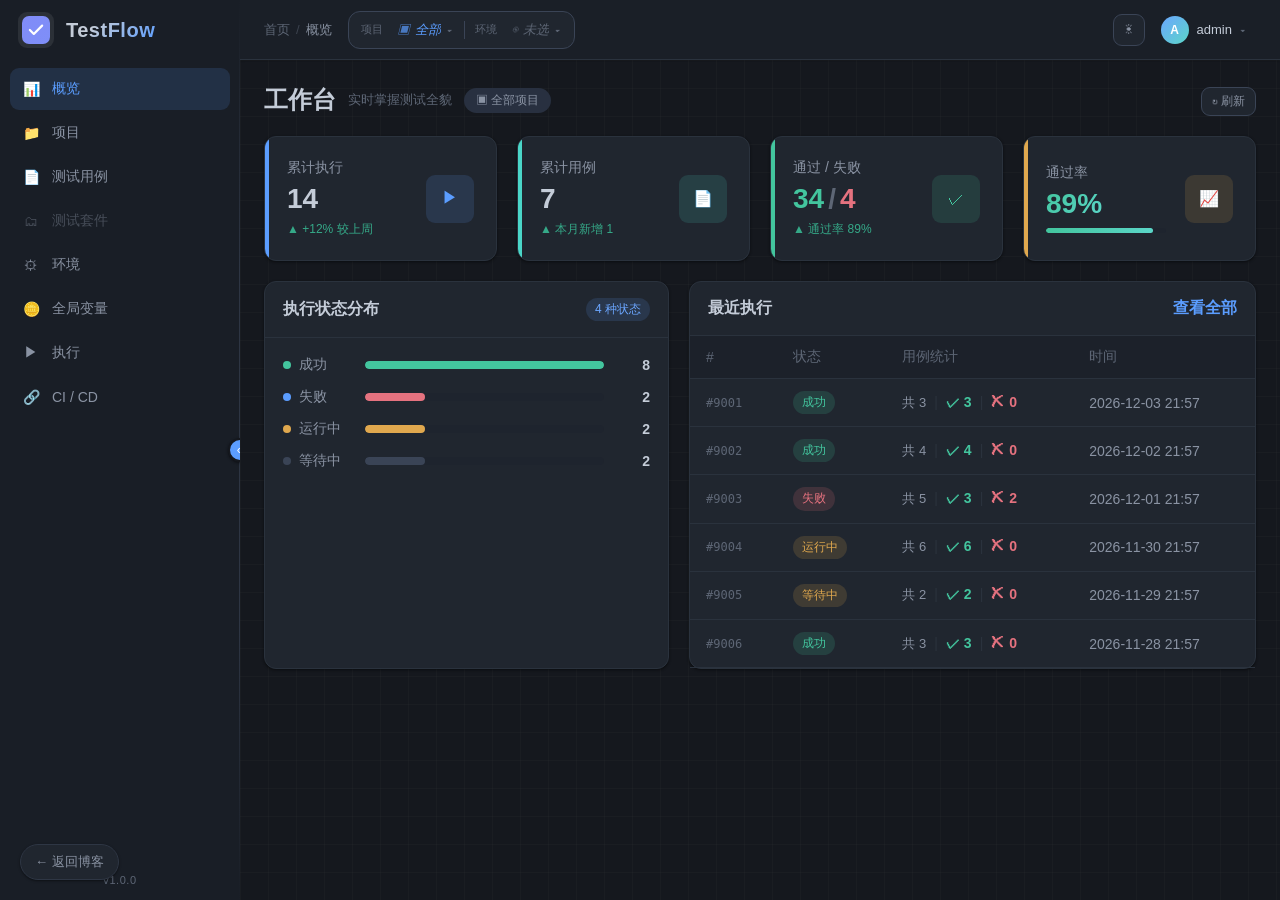
<file: blog-app/test-platform/index.html>
<!DOCTYPE html>
<html lang="zh-CN" data-theme="dark">
<head>
<meta charset="UTF-8" />
<meta name="viewport" content="width=device-width, initial-scale=1.0" />
<title>TestFlow · 企业级自动化测试平台</title>
<link rel="stylesheet" href="css/style.css" />
</head>
<body>
<div class="layout" id="app">
  <!-- Sidebar -->
  <aside class="aside" id="aside">
    <div class="brand" data-nav="/dashboard">
      <div class="brand-icon">
        <svg width="28" height="28" viewBox="0 0 32 32" fill="none">
          <rect width="32" height="32" rx="8" fill="url(#brandGrad)" />
          <path d="M9 16l4.5 4.5L23 11" stroke="white" stroke-width="2.5" stroke-linecap="round" stroke-linejoin="round"/>
          <defs><linearGradient id="brandGrad" x1="0" y1="0" x2="32" y2="32">
            <stop stop-color="#818cf8"/><stop offset="1" stop-color="#22d3ee"/></linearGradient></defs>
        </svg>
      </div>
      <span class="brand-text">TestFlow</span>
    </div>
    <button class="collapse-btn" id="collapseBtn" title="收起菜单">«</button>
    <nav class="menu" id="menu"><!-- menu items injected --></nav>
    <div class="sidebar-footer"><div class="version">v1.0.0</div></div>
  </aside>

  <!-- Main -->
  <div class="main-wrap">
    <header class="header">
      <div class="header-left">
        <button class="nav-toggle" id="navToggle" aria-label="菜单">☰</button>
        <div class="breadcrumb" id="breadcrumb"></div>
        <div class="ctx-bar">
          <div class="ctx-group">
            <span class="ctx-label">项目</span>
            <button class="ctx-btn" id="projBtn">
              <span class="ctx-icon">▣</span>
              <span class="ctx-text" id="projText">全部</span>
              <span class="ctx-caret">▾</span>
            </button>
          </div>
          <div class="ctx-sep"></div>
          <div class="ctx-group">
            <span class="ctx-label">环境</span>
            <button class="ctx-btn" id="envBtn">
              <span class="ctx-icon">◉</span>
              <span class="ctx-text" id="envText">未选</span>
              <span class="ctx-caret">▾</span>
            </button>
          </div>
        </div>
      </div>
      <div class="header-right">
        <button class="theme-toggle-btn" id="themeBtn" title="切换主题">☀</button>
        <div class="user-profile" id="userBtn">
          <div class="avatar" id="userAvatar">A</div>
          <span class="user-name" id="userName">admin</span>
          <span style="color:var(--text-muted);font-size:11px">▾</span>
          <div class="popover" id="userPop" style="right:0;top:42px">
            <div class="pop-item" style="cursor:default;color:var(--text-muted)" id="userRole"></div>
            <div class="pop-item" data-act="logout">退出登录</div>
          </div>
        </div>
      </div>
    </header>
    <main class="main-content" id="view"><!-- routed view --></main>
  </div>
</div>

<!-- Mobile drawer scrim -->
<div class="nav-scrim" id="navScrim"></div>

<!-- Popovers for project / env -->
<div class="popover" id="projPop">
  <div class="popover-head"><input class="input pop-search" id="projSearch" placeholder="搜索项目，或输入以新建" /></div>
  <div class="pop-scroll" id="projList"></div>
  <div class="popover-foot">
    <button class="btn btn--sm" id="projNew">＋ 新建项目</button>
    <button class="btn btn--sm" data-nav="/projects">管理全部</button>
  </div>
</div>
<div class="popover" id="envPop">
  <div class="popover-head"><input class="input pop-search" id="envSearch" placeholder="搜索环境 / 地址" /></div>
  <div class="pop-scroll" id="envList"></div>
  <div class="popover-foot">
    <button class="btn btn--sm" data-nav="/environments">管理环境</button>
  </div>
</div>

<!-- Dialog mount -->
<div class="overlay" id="overlay"><div class="dialog" id="dialog"></div></div>

<!-- Toast -->
<div class="toast-wrap" id="toastWrap"></div>

<!-- Back to blog -->
<a class="back-blog" href="../index.html">← 返回博客</a>

<script src="data/store.js"></script>
<script src="js/app.js"></script>
</body>
</html>
</file>
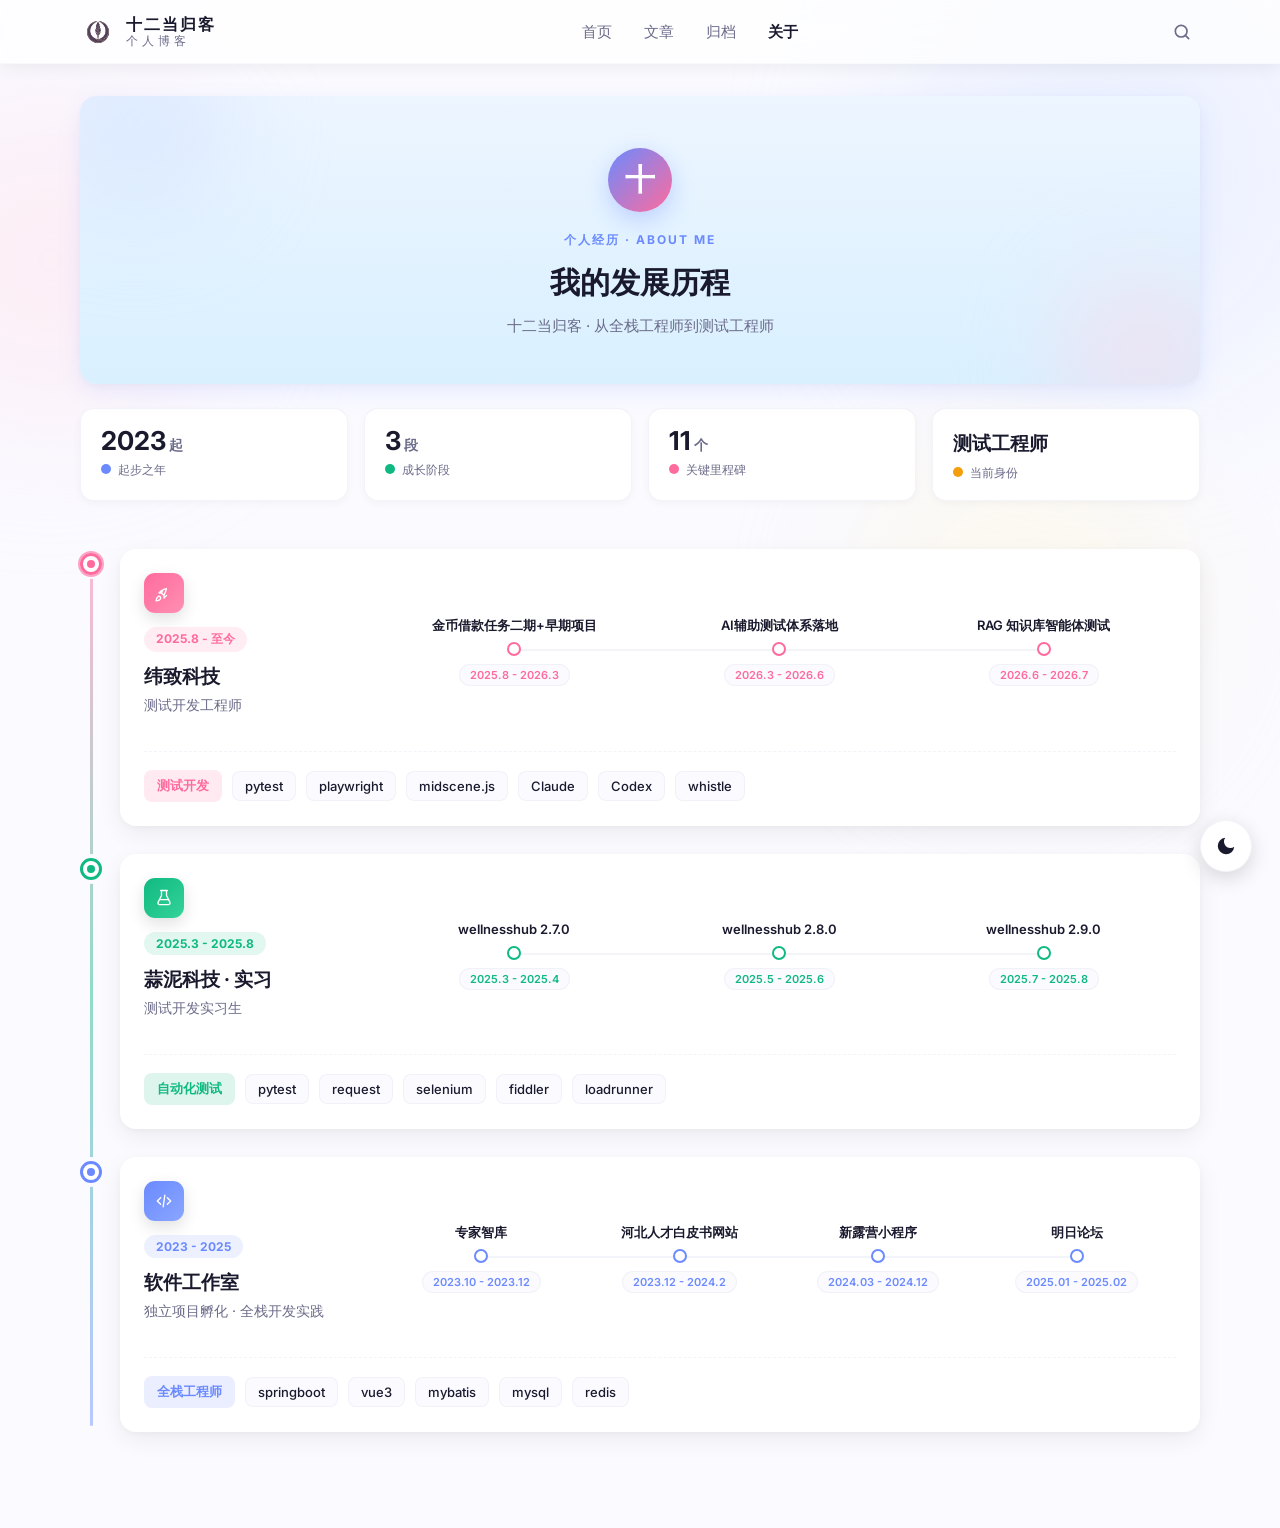
<file: blog-app/about.html>
<!DOCTYPE html>
<html lang="zh-CN" data-theme="light">
<head>
<meta charset="UTF-8" />
<meta name="viewport" content="width=device-width, initial-scale=1.0" />
<title>十二当归客 · 我的经历</title>
<link rel="preconnect" href="https://fonts.googleapis.com" />
<link rel="preconnect" href="https://fonts.gstatic.com" crossorigin />
<link href="https://fonts.googleapis.com/css2?family=Inter:wght@400;500;600;700&display=swap" rel="stylesheet" />
<style>
  /* ============ 主题变量（与首页一致） ============ */
  :root {
    --bg: #fafaff;
    --card: #ffffff;
    --ink: #1a1a2e;
    --muted: #6b6b8a;
    --hairline: rgba(235, 237, 245, 0.6);
    --navbar-bg: rgba(255, 255, 255, 0.7);
    --navbar-border: rgba(235, 237, 245, 0.3);
    --navbar-shadow: 0 4px 16px rgba(0, 0, 0, 0.06);
    --profile-grad: linear-gradient(180deg, #edf5ff 0%, #d9f0ff 100%);
    --avatar-bg: #ffffff;
    --profile-shadow: 0 8px 24px rgba(107, 138, 255, 0.12), 0 2px 8px rgba(0, 0, 0, 0.04);
    --shadow-sm: 0 2px 8px rgba(0, 0, 0, 0.04);
    --shadow-md: 0 8px 24px rgba(0, 0, 0, 0.06);
    --blue: #6b8aff;
    --pink: #ff6b9d;
    --yellow: #f59e0b;
    --green: #10b981;
    --purple: #5046e5;
    --radius-card: 16px;
    --radius-sm: 12px;
    font-family: "Inter", -apple-system, BlinkMacSystemFont, "PingFang SC",
      "Microsoft YaHei", "Segoe UI", sans-serif;
  }
  [data-theme="dark"] {
    --bg: #14161b;
    --card: #1c1f27;
    --ink: #e9ebf2;
    --muted: #98a0b4;
    --hairline: rgba(255, 255, 255, 0.08);
    --navbar-bg: rgba(22, 24, 30, 0.72);
    --navbar-border: rgba(255, 255, 255, 0.06);
    --navbar-shadow: 0 4px 16px rgba(0, 0, 0, 0.4);
    --profile-grad: linear-gradient(180deg, #1b2436 0%, #16203a 100%);
    --avatar-bg: #2a3550;
    --profile-shadow: 0 8px 24px rgba(0, 0, 0, 0.45), 0 2px 8px rgba(0, 0, 0, 0.3);
    --shadow-sm: 0 2px 8px rgba(0, 0, 0, 0.3);
    --shadow-md: 0 8px 24px rgba(0, 0, 0, 0.4);
  }

  * { box-sizing: border-box; }
  html { scroll-behavior: smooth; }
  html, body { margin: 0; padding: 0; }

  body {
    background: var(--bg);
    color: var(--ink);
    -webkit-font-smoothing: antialiased;
    text-rendering: optimizeLegibility;
    min-height: 100vh;
    position: relative;
    overflow-x: hidden;
    transition: background-color 0.4s ease, color 0.4s ease;
  }

  /* ---------- 背景柔光装饰 ---------- */
  .bg-decor { position: fixed; inset: 0; z-index: -1; pointer-events: none; overflow: hidden; }
  .bg-decor .pink { position: absolute; top: 110px; left: -100px; width: 300px; height: 300px; border-radius: 50%; background: #ffe0eb; filter: blur(80px); opacity: var(--decor-pink, 0.5); }
  .bg-decor .blue { position: absolute; top: -50px; right: -60px; width: 450px; height: 450px; border-radius: 50%; background: #e0e9ff; filter: blur(80px); opacity: var(--decor-blue, 0.5); }
  .bg-decor .yellow { position: absolute; bottom: 120px; right: 80px; width: 350px; height: 350px; border-radius: 50%; background: #fff7de; filter: blur(60px); opacity: var(--decor-yellow, 0.4); }

  /* ---------- 悬浮导航栏 ---------- */
  .navbar {
    position: fixed; top: 0; left: 0; right: 0; height: 64px;
    display: flex; align-items: center; justify-content: center;
    background: var(--navbar-bg);
    -webkit-backdrop-filter: blur(20px); backdrop-filter: blur(20px);
    border-bottom: 1px solid var(--navbar-border);
    box-shadow: var(--navbar-shadow);
    z-index: 100;
    transition: background-color 0.4s ease, border-color 0.4s ease;
  }
  .nav-inner { width: 100%; max-width: 1200px; height: 64px; padding: 0 40px; display: flex; align-items: center; justify-content: space-between; }
  .nav-left { display: flex; align-items: center; gap: 10px; }
  .logo-img { width: 36px; height: 36px; display: block; flex-shrink: 0; }
  .logo-stack { display: flex; flex-direction: column; gap: -2px; line-height: 1.15; }
  .logo-title { font-size: 16px; font-weight: 700; color: var(--ink); letter-spacing: 2px; transition: color 0.4s ease; }
  .logo-sub { font-size: 12px; color: var(--muted); letter-spacing: 4px; transition: color 0.4s ease; }
  .nav-links { display: flex; align-items: center; gap: 32px; }
  .nav-links a { font-size: 15px; font-weight: 500; color: var(--muted); text-decoration: none; transition: color 0.2s ease; }
  .nav-links a:hover, .nav-links a.active { color: var(--ink); }
  .nav-links a.active { font-weight: 600; }
  .nav-right { display: flex; align-items: center; gap: 12px; }
  .search-icon { width: 36px; height: 36px; border-radius: 8px; display: flex; align-items: center; justify-content: center; color: var(--muted); cursor: pointer; }

  /* ---------- 页面容器 ---------- */
  .wrap { max-width: 1440px; margin: 0 auto; padding: 0 80px; }

  /* ---------- 介绍页头图区 ---------- */
  .about-hero {
    position: relative; overflow: hidden;
    margin-top: 96px; padding: 52px 40px 48px;
    border-radius: var(--radius-card);
    background: var(--profile-grad);
    box-shadow: var(--profile-shadow);
    text-align: center;
    transition: background 0.4s ease, box-shadow 0.4s ease;
  }
  .about-hero .blob { position: absolute; border-radius: 50%; filter: blur(50px); opacity: 0.5; pointer-events: none; transition: opacity 0.4s ease; }
  .about-hero .blob.b1 { width: 190px; height: 190px; background: #cfe0ff; top: -70px; left: -40px; }
  .about-hero .blob.b2 { width: 170px; height: 170px; background: #ffd6e6; bottom: -60px; right: -30px; }
  [data-theme="dark"] .about-hero .blob { opacity: 0.22; }
  .about-hero .mono {
    width: 64px; height: 64px; border-radius: 50%; margin: 0 auto 16px;
    display: flex; align-items: center; justify-content: center;
    font-size: 30px; font-weight: 700; color: #fff;
    background: linear-gradient(135deg, var(--blue), var(--pink));
    box-shadow: 0 8px 22px rgba(107, 138, 255, 0.32);
  }
  .about-hero .kicker {
    display: inline-block; font-size: 12px; font-weight: 700; letter-spacing: 2px;
    text-transform: uppercase; color: var(--blue); margin-bottom: 14px;
  }
  .about-hero h1 { font-size: 30px; font-weight: 700; color: var(--ink); margin: 0 0 12px; transition: color 0.4s ease; }
  .about-hero p { font-size: 15px; color: var(--muted); margin: 0; transition: color 0.4s ease; }

  /* ---------- 数据概览（bento） ---------- */
  .about-stats { display: grid; grid-template-columns: repeat(4, 1fr); gap: 16px; margin-top: 24px; }
  .stat-card {
    background: var(--card); border: 1px solid var(--hairline); border-radius: 14px;
    padding: 18px 20px; box-shadow: var(--shadow-sm);
    transition: transform 0.25s ease, box-shadow 0.25s ease, background-color 0.4s ease, border-color 0.4s ease;
  }
  .stat-card:hover { transform: translateY(-3px); box-shadow: var(--shadow-md); }
  .stat-num { font-size: 26px; font-weight: 700; color: var(--ink); line-height: 1.1; transition: color 0.4s ease; }
  .stat-num span { font-size: 14px; font-weight: 600; color: var(--muted); margin-left: 3px; }
  .stat-label { font-size: 12px; color: var(--muted); margin-top: 6px; transition: color 0.4s ease; }
  .stat-card .accent { width: 10px; height: 10px; border-radius: 50%; display: inline-block; margin-right: 7px; vertical-align: baseline; }
  @media (max-width: 720px) { .about-stats { grid-template-columns: repeat(2, 1fr); } }

  /* ---------- 阶段角色图标 ---------- */
  .tl-icon {
    width: 40px; height: 40px; border-radius: 11px; margin-bottom: 14px;
    display: flex; align-items: center; justify-content: center; color: #fff;
    box-shadow: 0 6px 16px rgba(0, 0, 0, 0.12);
  }
  .tl-icon.c1 { background: linear-gradient(135deg, #6b8aff, #8aa6ff); }
  .tl-icon.c2 { background: linear-gradient(135deg, #10b981, #34d399); }
  .tl-icon.c3 { background: linear-gradient(135deg, #ff6b9d, #ff8fb3); }

  /* ---------- 角色标签高亮（实心） ---------- */
  .tl-tag.role { border-color: transparent; font-weight: 600; }
  .tl-tag.role.c1 { background: rgba(107, 138, 255, 0.14); color: var(--blue); }
  .tl-tag.role.c2 { background: rgba(16, 185, 129, 0.14); color: var(--green); }
  .tl-tag.role.c3 { background: rgba(255, 107, 157, 0.14); color: var(--pink); }

  /* ---------- 滚动渐入 ---------- */
  .reveal { opacity: 0; transform: translateY(18px); transition: opacity 0.6s ease, transform 0.6s ease; }
  .reveal.in-view { opacity: 1; transform: none; }
  @media (prefers-reduced-motion: reduce) {
    .reveal { opacity: 1; transform: none; transition: none; }
  }

  /* ---------- 时间轴（发展历程） ---------- */
  .timeline { position: relative; margin: 48px 0 96px; padding-left: 40px; }
  .timeline::before {
    content: ""; position: absolute; left: 10px; top: 6px; bottom: 6px;
    width: 3px; border-radius: 2px;
    background: linear-gradient(180deg, var(--pink) 0%, var(--green) 50%, var(--blue) 100%);
    opacity: 0.45;
  }
  .tl-item { position: relative; margin-bottom: 28px; }
  .tl-item:last-child { margin-bottom: 0; }
  .tl-dot {
    position: absolute; left: -40px; top: 4px;
    width: 22px; height: 22px; border-radius: 50%;
    background: var(--card); border: 3px solid var(--blue);
    box-shadow: 0 0 0 4px var(--bg);
    display: flex; align-items: center; justify-content: center;
  }
  .tl-dot::after { content: ""; width: 8px; height: 8px; border-radius: 50%; background: var(--blue); }
  .tl-dot.c1 { border-color: var(--blue); } .tl-dot.c1::after { background: var(--blue); }
  .tl-dot.c2 { border-color: var(--green); } .tl-dot.c2::after { background: var(--green); }
  .tl-dot.c3 { border-color: var(--pink); } .tl-dot.c3::after { background: var(--pink); }
  .tl-dot.current::before {
    content: ""; position: absolute; inset: -5px; border-radius: 50%;
    border: 2px solid var(--pink); opacity: 0.6; animation: pulse 2s ease-out infinite;
  }
  @keyframes pulse {
    0% { transform: scale(0.8); opacity: 0.6; }
    100% { transform: scale(1.7); opacity: 0; }
  }

  .tl-card {
    background: var(--card); border-radius: var(--radius-card);
    box-shadow: var(--shadow-sm), var(--shadow-md);
    padding: 24px;
    transition: transform 0.25s ease, box-shadow 0.25s ease, background-color 0.4s ease;
  }
  .tl-card:hover { transform: translateY(-3px); box-shadow: var(--shadow-md), 0 16px 36px rgba(0, 0, 0, 0.1); }
  .tl-year {
    display: inline-block; font-size: 12px; font-weight: 700;
    padding: 4px 12px; border-radius: 20px; margin-bottom: 12px;
    background: rgba(107, 138, 255, 0.12); color: var(--blue);
  }
  .tl-year.c1 { background: rgba(107, 138, 255, 0.12); color: var(--blue); }
  .tl-year.c2 { background: rgba(16, 185, 129, 0.12); color: var(--green); }
  .tl-year.c3 { background: rgba(255, 107, 157, 0.12); color: var(--pink); }
  .tl-role { font-size: 19px; font-weight: 700; color: var(--ink); margin: 0 0 6px; transition: color 0.4s ease; }
  .tl-org { font-size: 14px; color: var(--muted); margin: 0 0 16px; transition: color 0.4s ease; }
  .tl-tags { display: flex; flex-wrap: wrap; gap: 10px; }
  .tl-tag {
    display: inline-flex; align-items: center; padding: 6px 12px;
    border-radius: 8px; font-size: 13px; font-weight: 500;
    background: var(--bg); border: 1px solid var(--hairline); color: var(--ink);
    transition: background-color 0.4s ease, color 0.4s ease, border-color 0.4s ease;
  }

  /* ---------- 卡片内「子进度轴」（横向：名称在上 / 圆点 / 日期在下） ---------- */
  .tl-sub { margin-top: 20px; padding-top: 20px; border-top: 1px dashed var(--hairline); }
  .tl-sub-track { display: flex; align-items: flex-start; }
  .tl-sub-item {
    position: relative; flex: 1; min-width: 0;
    display: flex; flex-direction: column; align-items: center; text-align: center;
    padding: 0 6px;
  }
  /* 横向连接线：连到下一个节点（对齐圆点垂直中心） */
  .tl-sub-item::before {
    content: ""; position: absolute; left: 50%; right: -50%; top: 32px;
    height: 2px; background: var(--hairline);
  }
  .tl-sub-item:last-child::before { display: none; }
  .tl-sub-name {
    font-size: 13px; font-weight: 600; color: var(--ink);
    line-height: 1.3; transition: color 0.4s ease;
  }
  .tl-sub-dot {
    position: relative; z-index: 1;
    width: 14px; height: 14px; margin: 8px 0;
    border-radius: 50%; background: var(--card); border: 2px solid var(--blue);
    box-sizing: border-box;
  }
  .tl-sub-item.c1 .tl-sub-dot { border-color: var(--blue); }
  .tl-sub-item.c2 .tl-sub-dot { border-color: var(--green); }
  .tl-sub-item.c3 .tl-sub-dot { border-color: var(--pink); }
  .tl-sub-date {
    font-size: 11px; font-weight: 600; white-space: nowrap;
    padding: 3px 10px; border-radius: 20px;
    background: var(--bg); border: 1px solid var(--hairline); color: var(--muted);
    transition: background-color 0.4s ease, color 0.4s ease, border-color 0.4s ease;
  }
  .tl-sub-item.c1 .tl-sub-date { color: var(--blue); }
  .tl-sub-item.c2 .tl-sub-date { color: var(--green); }
  .tl-sub-item.c3 .tl-sub-date { color: var(--pink); }
  @media (max-width: 720px) {
    .tl-sub-track { flex-direction: column; gap: 16px; }
    .tl-sub-item { flex: none; width: 100%; }
    .tl-sub-item::before { display: none; }
  }

  /* ---------- 多项目阶段：头部(左) + 进度轴(右) + 描述(下) ---------- */
  .tl-head-row { display: flex; align-items: center; gap: 28px; }
  .tl-head { flex: 0 0 210px; }
  .tl-sub.inline { flex: 1; min-width: 0; margin: 0; padding: 0; border: none; }
  .tl-desc {
    margin-top: 20px; padding-top: 18px;
    border-top: 1px dashed var(--hairline);
    display: flex; flex-wrap: wrap; gap: 10px; align-items: center;
  }
  @media (max-width: 720px) {
    .tl-head-row { flex-direction: column; align-items: flex-start; gap: 18px; }
    .tl-head { flex: none; width: 100%; }
  }

  /* ---------- 日夜切换按钮 ---------- */
  .theme-toggle {
    position: fixed; right: 28px; bottom: 28px; z-index: 200;
    width: 52px; height: 52px; border-radius: 50%;
    display: flex; align-items: center; justify-content: center;
    background: var(--card); color: var(--ink);
    border: 1px solid var(--hairline);
    box-shadow: 0 6px 20px rgba(0, 0, 0, 0.15);
    cursor: pointer;
    transition: background-color 0.4s ease, color 0.4s ease, transform 0.2s ease, box-shadow 0.4s ease;
  }
  .theme-toggle:hover { transform: translateY(-2px) rotate(15deg); box-shadow: 0 10px 28px rgba(0, 0, 0, 0.22); }
  .theme-toggle .icon-moon { display: block; }
  .theme-toggle .icon-sun { display: none; }
  [data-theme="dark"] .theme-toggle .icon-moon { display: none; }
  [data-theme="dark"] .theme-toggle .icon-sun { display: block; }

  /* ---------- 回到顶部火箭 ---------- */
  .back-to-top {
    position: fixed; right: 28px;
    bottom: 88px; z-index: 98;
    width: 44px; height: 44px; border-radius: 50%; border: none;
    background: var(--card); color: var(--pink);
    box-shadow: var(--shadow-md);
    display: flex; align-items: center; justify-content: center;
    cursor: pointer;
    opacity: 0; transform: translateY(16px) scale(.85);
    transition: opacity .35s ease, transform .35s ease, box-shadow .25s ease, background .4s ease;
    pointer-events: none;
  }
  .back-to-top.visible {
    opacity: 1; transform: translateY(0) scale(1); pointer-events: auto;
  }
  .back-to-top:hover {
    transform: translateY(-4px) scale(1.1);
    box-shadow: 0 10px 28px rgba(255,107,157,.22);
  }
  .back-to-top svg { width: 20px; height: 20px; }
  .back-to-top:hover .rocket-flame {
    animation: flame-flicker .3s infinite alternate;
  }
  @keyframes flame-flicker {
    from { transform: scaleY(1); opacity: 1; }
    to   { transform: scaleY(.65); opacity: .55; }
  }
  @media (prefers-reduced-motion: reduce) {
    .back-to-top { transition: none; }
    .back-to-top:hover .rocket-flame { animation: none; }
  }

  /* ---------- 响应式 ---------- */
  @media (max-width: 1080px) {
    .timeline { padding-left: 36px; }
  }
  @media (max-width: 720px) {
    .wrap { padding: 0 20px; }
    .nav-links { gap: 18px; }
    .nav-links a:nth-child(n + 4) { display: none; }
    .about-hero { margin-top: 84px; padding: 32px 24px; }
    .about-hero h1 { font-size: 24px; }
  }
</style>
</head>
<body>
  <div class="bg-decor" aria-hidden="true">
    <span class="pink"></span>
    <span class="blue"></span>
    <span class="yellow"></span>
  </div>

  <!-- 悬浮导航栏 -->
  <header class="navbar">
    <div class="nav-inner">
      <div class="nav-left">
        <img class="logo-img" src="assets/logo.png" alt="logo" />
        <div class="logo-stack">
          <span class="logo-title">十二当归客</span>
          <span class="logo-sub">个人博客</span>
        </div>
      </div>
      <nav class="nav-links">
        <a href="index.html">首页</a>
        <a href="articles.html">文章</a>
        <a href="archive.html">归档</a>
        <a href="about.html" class="active">关于</a>
      </nav>
      <div class="nav-right">
        <span class="search-icon" title="搜索">
          <svg width="20" height="20" viewBox="0 0 24 24" fill="none" xmlns="http://www.w3.org/2000/svg">
            <circle cx="11" cy="11" r="7" stroke="currentColor" stroke-width="2" />
            <path d="M16 16L20 20" stroke="currentColor" stroke-width="2" stroke-linecap="round" />
          </svg>
        </span>
      </div>
    </div>
  </header>

  <main class="wrap">
    <!-- 头图区 -->
    <div class="about-hero reveal">
      <span class="blob b1"></span>
      <span class="blob b2"></span>
      <div class="mono">十</div>
      <span class="kicker">个人经历 · About Me</span>
      <h1>我的发展历程</h1>
      <p>十二当归客 · 从全栈工程师到测试工程师</p>
    </div>

    <!-- 数据概览 -->
    <div class="about-stats reveal">
      <div class="stat-card">
        <div class="stat-num">2023<span>起</span></div>
        <div class="stat-label"><span class="accent" style="background:var(--blue)"></span>起步之年</div>
      </div>
      <div class="stat-card">
        <div class="stat-num">3<span>段</span></div>
        <div class="stat-label"><span class="accent" style="background:var(--green)"></span>成长阶段</div>
      </div>
      <div class="stat-card">
        <div class="stat-num">11<span>个</span></div>
        <div class="stat-label"><span class="accent" style="background:var(--pink)"></span>关键里程碑</div>
      </div>
      <div class="stat-card">
        <div class="stat-num" style="font-size:19px;line-height:1.5;padding-top:3px;">测试工程师</div>
        <div class="stat-label"><span class="accent" style="background:var(--yellow)"></span>当前身份</div>
      </div>
    </div>

    <!-- 时间轴进度（最近置顶） -->
    <div class="timeline">
      <!-- 阶段一：纬致科技（当前，最上） -->
      <div class="tl-item reveal">
        <span class="tl-dot c3 current"></span>
        <div class="tl-card">
          <div class="tl-head-row">
            <div class="tl-head">
              <span class="tl-icon c3">
                <svg width="20" height="20" viewBox="0 0 24 24" fill="none" xmlns="http://www.w3.org/2000/svg">
                  <path d="M4.5 16.5c-1.5 1.26-2 5-2 5s3.74-.5 5-2c.71-.84.7-2.13-.09-2.91a2.18 2.18 0 00-2.91-.09z" stroke="currentColor" stroke-width="1.6" stroke-linejoin="round"/>
                  <path d="M12 15l-3-3a22 22 0 012-3.95A12.88 12.88 0 0114.91 6.7a22 22 0 01-1.41 4.32l-1.5 3.6M9 12H6l3-3M12 15v3l3-3" stroke="currentColor" stroke-width="1.6" stroke-linejoin="round" stroke-linecap="round"/>
                </svg>
              </span>
              <span class="tl-year c3">2025.8 - 至今</span>
              <h3 class="tl-role">纬致科技</h3>
              <p class="tl-org">测试开发工程师</p>
            </div>
            <div class="tl-sub inline">
              <div class="tl-sub-track">
                <div class="tl-sub-item c3">
                  <span class="tl-sub-name">金币借款任务二期+早期项目</span>
                  <span class="tl-sub-dot"></span>
                  <span class="tl-sub-date">2025.8 - 2026.3</span>
                </div>
                <div class="tl-sub-item c3">
                  <span class="tl-sub-name">AI辅助测试体系落地</span>
                  <span class="tl-sub-dot"></span>
                  <span class="tl-sub-date">2026.3 - 2026.6</span>
                </div>
                <div class="tl-sub-item c3">
                  <span class="tl-sub-name">RAG 知识库智能体测试</span>
                  <span class="tl-sub-dot"></span>
                  <span class="tl-sub-date">2026.6 - 2026.7</span>
                </div>
              </div>
            </div>
          </div>
          <div class="tl-desc">
            <span class="tl-tag role c3">测试开发</span>
            <span class="tl-tag">pytest</span>
            <span class="tl-tag">playwright</span>
            <span class="tl-tag">midscene.js</span>
            <span class="tl-tag">Claude</span>
            <span class="tl-tag">Codex</span>
            <span class="tl-tag">whistle</span>
          </div>
        </div>
      </div>

      <!-- 阶段二：蒜泥科技实习 -->
      <div class="tl-item reveal">
        <span class="tl-dot c2"></span>
        <div class="tl-card">
          <div class="tl-head-row">
            <div class="tl-head">
              <span class="tl-icon c2">
                <svg width="20" height="20" viewBox="0 0 24 24" fill="none" xmlns="http://www.w3.org/2000/svg">
                  <path d="M9 3v6l-4 8a2 2 0 002 3h10a2 2 0 002-3l-4-8V3" stroke="currentColor" stroke-width="1.6" stroke-linejoin="round"/>
                  <path d="M8 3h8M7.5 14h9" stroke="currentColor" stroke-width="1.6" stroke-linecap="round"/>
                </svg>
              </span>
              <span class="tl-year c2">2025.3 - 2025.8</span>
              <h3 class="tl-role">蒜泥科技 · 实习</h3>
              <p class="tl-org">测试开发实习生</p>
            </div>
            <div class="tl-sub inline">
              <div class="tl-sub-track">
                <div class="tl-sub-item c2">
                  <span class="tl-sub-name">wellnesshub 2.7.0</span>
                  <span class="tl-sub-dot"></span>
                  <span class="tl-sub-date">2025.3 - 2025.4</span>
                </div>
                <div class="tl-sub-item c2">
                  <span class="tl-sub-name">wellnesshub 2.8.0</span>
                  <span class="tl-sub-dot"></span>
                  <span class="tl-sub-date">2025.5 - 2025.6</span>
                </div>
                <div class="tl-sub-item c2">
                  <span class="tl-sub-name">wellnesshub 2.9.0</span>
                  <span class="tl-sub-dot"></span>
                  <span class="tl-sub-date">2025.7 - 2025.8</span>
                </div>
              </div>
            </div>
          </div>
          <div class="tl-desc">
            <span class="tl-tag role c2">自动化测试</span>
            <span class="tl-tag">pytest</span>
            <span class="tl-tag">request</span>
            <span class="tl-tag">selenium</span>
            <span class="tl-tag">fiddler</span>
            <span class="tl-tag">loadrunner</span>
          </div>
        </div>
      </div>

      <!-- 阶段三：软件工作室 -->
      <div class="tl-item reveal">
        <span class="tl-dot c1"></span>
        <div class="tl-card">
          <div class="tl-head-row">
            <div class="tl-head">
              <span class="tl-icon c1">
                <svg width="20" height="20" viewBox="0 0 24 24" fill="none" xmlns="http://www.w3.org/2000/svg">
                  <path d="M8 8l-4 4 4 4M16 8l4 4-4 4M13 5l-2 14" stroke="currentColor" stroke-width="1.6" stroke-linecap="round" stroke-linejoin="round"/>
                </svg>
              </span>
              <span class="tl-year c1">2023 - 2025</span>
              <h3 class="tl-role">软件工作室</h3>
              <p class="tl-org">独立项目孵化 · 全栈开发实践</p>
            </div>
            <div class="tl-sub inline">
              <div class="tl-sub-track">
                <div class="tl-sub-item c1">
                  <span class="tl-sub-name">专家智库</span>
                  <span class="tl-sub-dot"></span>
                  <span class="tl-sub-date">2023.10 - 2023.12</span>
                </div>
                <div class="tl-sub-item c1">
                  <span class="tl-sub-name">河北人才白皮书网站</span>
                  <span class="tl-sub-dot"></span>
                  <span class="tl-sub-date">2023.12 - 2024.2</span>
                </div>
                <div class="tl-sub-item c1">
                  <span class="tl-sub-name">新露营小程序</span>
                  <span class="tl-sub-dot"></span>
                  <span class="tl-sub-date">2024.03 - 2024.12</span>
                </div>
                <div class="tl-sub-item c1">
                  <span class="tl-sub-name">明日论坛</span>
                  <span class="tl-sub-dot"></span>
                  <span class="tl-sub-date">2025.01 - 2025.02</span>
                </div>
              </div>
            </div>
          </div>
          <div class="tl-desc">
            <span class="tl-tag role c1">全栈工程师</span>
            <span class="tl-tag">springboot</span>
            <span class="tl-tag">vue3</span>
            <span class="tl-tag">mybatis</span>
            <span class="tl-tag">mysql</span>
            <span class="tl-tag">redis</span>
          </div>
        </div>
      </div>
    </div>
  </main>

  <!-- 日夜模式切换按钮 -->
  <button class="theme-toggle" id="themeToggle" aria-label="切换日夜模式" title="切换日夜模式">
    <svg class="icon-moon" width="22" height="22" viewBox="0 0 24 24" fill="none" xmlns="http://www.w3.org/2000/svg">
      <path d="M21 12.8A9 9 0 1111.2 3a7 7 0 009.8 9.8z" fill="currentColor" />
    </svg>
    <svg class="icon-sun" width="22" height="22" viewBox="0 0 24 24" fill="none" xmlns="http://www.w3.org/2000/svg">
      <circle cx="12" cy="12" r="4.2" fill="currentColor" />
      <g stroke="currentColor" stroke-width="2" stroke-linecap="round">
        <path d="M12 2v2.5M12 19.5V22M2 12h2.5M19.5 12H22M4.6 4.6l1.8 1.8M17.6 17.6l1.8 1.8M19.4 4.6l-1.8 1.8M6.4 17.6l-1.8 1.8" />
      </g>
    </svg>
  </button>

  <!-- 回到顶部火箭 -->
  <button class="back-to-top" id="backToTop" aria-label="回到顶部" title="回到顶部">
    <svg viewBox="0 0 24 24" fill="none"><path d="M12 2.5L9.5 8.5h5L12 2.5z" fill="currentColor"/><path d="M12 8.5L8 18h8l-4-9.5z" fill="currentColor" opacity=".75"/><path class="rocket-flame" d="M11 19h2c0 1-.5 2-1 2s-1-1-1-2z" fill="#ff6b9d"/></svg>
  </button>

  <script>
    (function () {
      var root = document.documentElement;
      var btn = document.getElementById('themeToggle');
      try {
        var saved = localStorage.getItem('theme');
        if (saved === 'dark' || saved === 'light') root.dataset.theme = saved;
      } catch (e) {}
      btn.addEventListener('click', function () {
        var next = root.dataset.theme === 'dark' ? 'light' : 'dark';
        root.dataset.theme = next;
        try { localStorage.setItem('theme', next); } catch (e) {}
      });

      /* 滚动渐入 */
      var reveals = document.querySelectorAll('.reveal');
      if ('IntersectionObserver' in window) {
        var io = new IntersectionObserver(function (entries) {
          entries.forEach(function (en) {
            if (en.isIntersecting) { en.target.classList.add('in-view'); io.unobserve(en.target); }
          });
        }, { threshold: 0.12 });
        reveals.forEach(function (el) { io.observe(el); });
      } else {
        reveals.forEach(function (el) { el.classList.add('in-view'); });
      }
    })();

    /* ===== 回到顶部火箭 ===== */
    (function () {
      var btn = document.getElementById('backToTop');
      if (!btn) return;
      function onScroll() {
        btn.classList.toggle('visible', window.scrollY > 360);
      }
      window.addEventListener('scroll', onScroll, { passive: true });
      onScroll();
      btn.addEventListener('click', function () {
        window.scrollTo({ top: 0, behavior: 'smooth' });
      });
    })();
  </script>
</body>
</html>
</file>
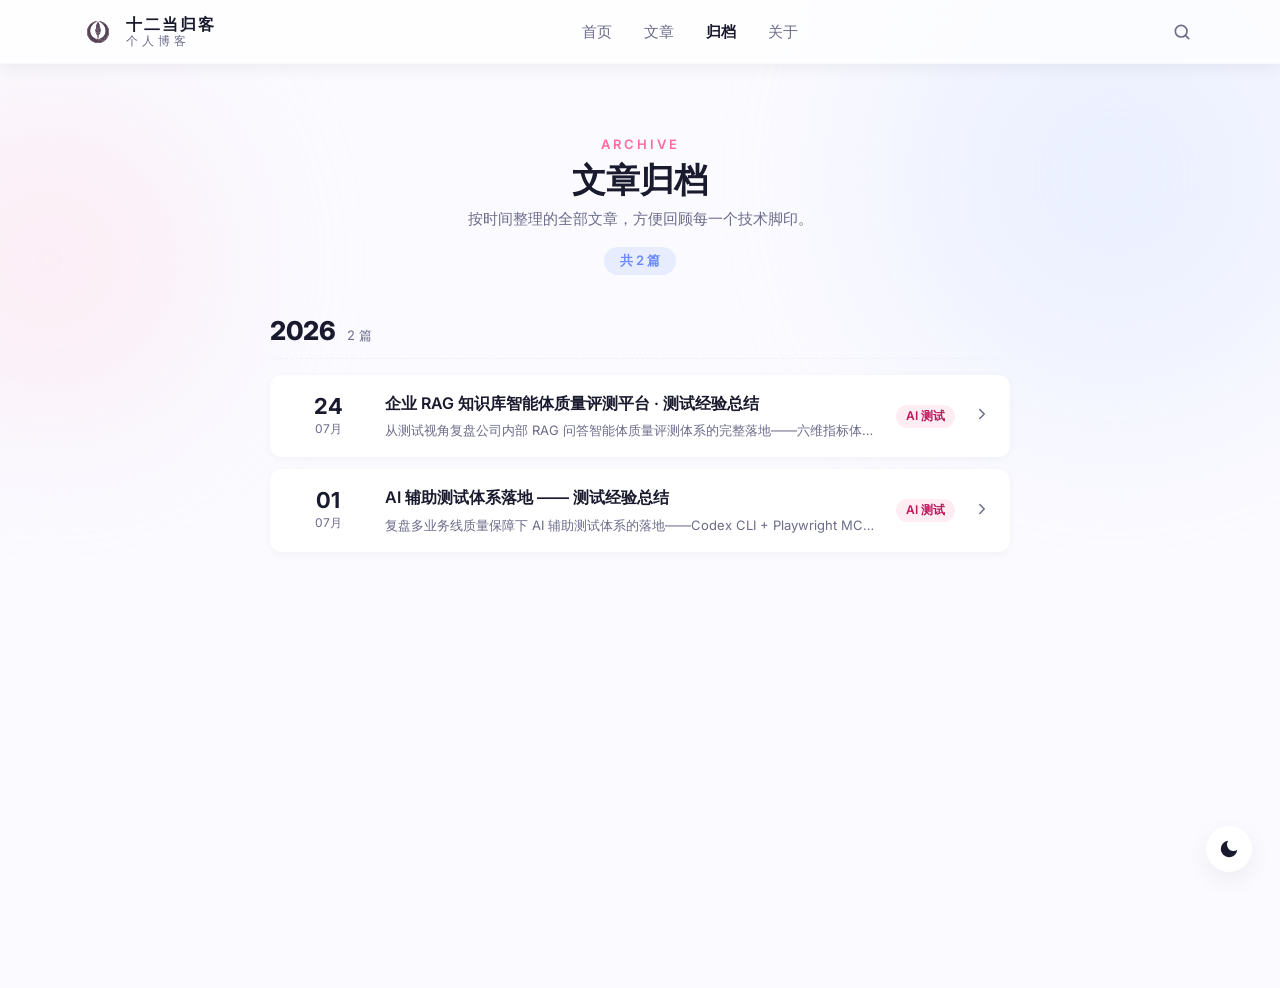
<file: blog-app/archive.html>
<!DOCTYPE html>
<html lang="zh-CN" data-theme="light">
<head>
<meta charset="UTF-8" />
<meta name="viewport" content="width=device-width, initial-scale=1.0" />
<title>文章归档 · 十二当归客</title>
<link rel="preconnect" href="https://fonts.googleapis.com" />
<link rel="preconnect" href="https://fonts.gstatic.com" crossorigin />
<link href="https://fonts.googleapis.com/css2?family=Inter:wght@400;500;600;700&display=swap" rel="stylesheet" />
<style>
  /* ============ 主题变量（与全站一致） ============ */
  :root {
    --bg: #fafaff;
    --card: #ffffff;
    --ink: #1a1a2e;
    --muted: #6b6b8a;
    --hairline: rgba(235, 237, 245, 0.6);
    --navbar-bg: rgba(255, 255, 255, 0.7);
    --navbar-border: rgba(235, 237, 245, 0.3);
    --navbar-shadow: 0 4px 16px rgba(0, 0, 0, 0.06);
    --shadow-sm: 0 2px 8px rgba(0, 0, 0, 0.04);
    --shadow-md: 0 8px 24px rgba(0, 0, 0, 0.06);
    --tag-react-bg: rgba(80, 70, 229, 0.1);
    --tag-ts-bg: rgba(16, 185, 129, 0.1);
    --tag-vue-bg: rgba(245, 158, 11, 0.12);
    --tag-css-bg: rgba(255, 107, 157, 0.12);
    --blue: #6b8aff;
    --pink: #ff6b9d;
    --yellow: #f59e0b;
    --green: #10b981;
    --purple: #5046e5;
    --radius-card: 16px;
    --radius-sm: 12px;
    font-family: "Inter", -apple-system, BlinkMacSystemFont, "PingFang SC",
      "Microsoft YaHei", "Segoe UI", sans-serif;
  }
  [data-theme="dark"] {
    --bg: #14161b;
    --card: #1c1f27;
    --ink: #e9ebf2;
    --muted: #98a0b4;
    --hairline: rgba(255, 255, 255, 0.08);
    --navbar-bg: rgba(22, 24, 30, 0.72);
    --navbar-border: rgba(255, 255, 255, 0.06);
    --navbar-shadow: 0 4px 16px rgba(0, 0, 0, 0.4);
    --shadow-sm: 0 2px 8px rgba(0, 0, 0, 0.3);
    --shadow-md: 0 8px 24px rgba(0, 0, 0, 0.4);
    --tag-react-bg: rgba(140, 130, 255, 0.16);
    --tag-ts-bg: rgba(16, 185, 129, 0.18);
    --tag-vue-bg: rgba(245, 158, 11, 0.2);
    --tag-css-bg: rgba(255, 107, 157, 0.18);
  }

  * { box-sizing: border-box; }
  html { scroll-behavior: smooth; }
  html, body { margin: 0; padding: 0; }

  body {
    background: var(--bg); color: var(--ink);
    -webkit-font-smoothing: antialiased; text-rendering: optimizeLegibility;
    min-height: 100vh; position: relative; overflow-x: hidden;
    transition: background-color .4s ease, color .4s ease;
  }

  /* ---------- 背景柔光 ---------- */
  .bg-decor { position: fixed; inset: 0; z-index: -1; pointer-events: none; overflow: hidden; }
  .bg-decor span { transition: opacity .4s ease; }
  .bg-decor .pink { position: absolute; top: 110px; left: -100px; width: 300px; height: 300px; border-radius: 50%; background: #ffe0eb; filter: blur(80px); opacity: .5; }
  .bg-decor .blue { position: absolute; top: -50px; right: -60px; width: 450px; height: 450px; border-radius: 50%; background: #e0e9ff; filter: blur(80px); opacity: .5; }
  [data-theme="dark"] .bg-decor .pink { opacity: .15; }
  [data-theme="dark"] .bg-decor .blue { opacity: .12; }

  /* ---------- 导航栏 ---------- */
  .navbar {
    position: fixed; top: 0; left: 0; right: 0; height: 64px;
    display: flex; align-items: center; justify-content: center;
    background: var(--navbar-bg);
    -webkit-backdrop-filter: blur(20px); backdrop-filter: blur(20px);
    border-bottom: 1px solid var(--navbar-border);
    box-shadow: var(--navbar-shadow); z-index: 100;
    transition: background-color .4s ease, border-color .4s ease;
  }
  .nav-inner { width: 100%; max-width: 1200px; height: 64px; padding: 0 40px; display: flex; align-items: center; justify-content: space-between; }
  .nav-left { display: flex; align-items: center; gap: 10px; }
  .logo-img { width: 36px; height: 36px; display: block; flex-shrink: 0; }
  .logo-stack { display: flex; flex-direction: column; gap: -2px; line-height: 1.15; }
  .logo-title { font-size: 16px; font-weight: 700; color: var(--ink); letter-spacing: 2px; transition: color .4s ease; }
  .logo-sub { font-size: 12px; color: var(--muted); letter-spacing: 4px; transition: color .4s ease; }
  .nav-links { display: flex; align-items: center; gap: 32px; }
  .nav-links a { font-size: 15px; font-weight: 500; color: var(--muted); text-decoration: none; transition: color .2s ease; }
  .nav-links a:hover, .nav-links a.active { color: var(--ink); }
  .nav-links a.active { font-weight: 600; }
  .search-icon { width: 36px; height: 36px; border-radius: 8px; display: flex; align-items: center; justify-content: center; color: var(--muted); cursor: pointer; transition: color .2s ease; }
  .search-icon:hover { color: var(--ink); }

  /* ---------- 页面头部 ---------- */
  .page-header { margin-top: 88px; padding: 48px 40px 8px; text-align: center; }
  .page-kicker { font-size: 13px; font-weight: 600; letter-spacing: 3px; color: var(--pink); text-transform: uppercase; margin: 0 0 8px; }
  .page-title { font-size: 34px; font-weight: 800; margin: 0 0 8px; line-height: 1.2; }
  .page-desc { font-size: 15px; color: var(--muted); margin: 0 auto; max-width: 480px; }
  .page-count { display: inline-block; margin-top: 18px; font-size: 13px; font-weight: 600; color: var(--blue); background: rgba(107,138,255,.12); padding: 5px 16px; border-radius: 20px; }

  /* ---------- 归档列表 ---------- */
  .archive-wrap { max-width: 820px; margin: 0 auto; padding: 32px 40px 96px; }
  .year-group { margin-bottom: 36px; }
  .year-head {
    display: flex; align-items: baseline; gap: 12px; margin: 0 0 16px;
    padding-bottom: 12px; border-bottom: 1px dashed var(--hairline);
  }
  .year-num { font-size: 26px; font-weight: 800; color: var(--ink); letter-spacing: -.5px; }
  .year-total { font-size: 13px; color: var(--muted); }

  .arc-item {
    display: flex; align-items: center; gap: 18px;
    padding: 16px 18px; margin-bottom: 12px;
    background: var(--card); border-radius: var(--radius-sm);
    box-shadow: var(--shadow-sm); text-decoration: none; color: inherit;
    border: 1px solid transparent;
    transition: transform .2s ease, box-shadow .25s ease, border-color .2s ease, background-color .4s ease;
  }
  .arc-item:hover { transform: translateY(-2px); box-shadow: var(--shadow-md); border-color: rgba(107,138,255,.35); }
  .arc-date { flex-shrink: 0; width: 78px; text-align: center; }
  .arc-day { font-size: 22px; font-weight: 700; color: var(--ink); line-height: 1; }
  .arc-month { font-size: 12px; color: var(--muted); margin-top: 4px; }
  .arc-main { flex: 1; min-width: 0; }
  .arc-title {
    font-size: 16px; font-weight: 600; color: var(--ink); line-height: 1.45; margin: 0;
    display: -webkit-box; -webkit-line-clamp: 1; -webkit-box-orient: vertical; overflow: hidden;
    transition: color .2s ease;
  }
  .arc-item:hover .arc-title { color: var(--blue); }
  .arc-excerpt { font-size: 13px; color: var(--muted); margin: 6px 0 0; line-height: 1.5; display: -webkit-box; -webkit-line-clamp: 1; -webkit-box-orient: vertical; overflow: hidden; }
  .arc-tag { flex-shrink: 0; font-size: 12px; padding: 3px 10px; border-radius: 20px; font-weight: 600; }
  .arc-arrow { flex-shrink: 0; color: var(--muted); transition: transform .2s ease, color .2s ease; }
  .arc-item:hover .arc-arrow { color: var(--blue); transform: translateX(3px); }

  .tag-react { background: var(--tag-react-bg); color: #5046e5; }
  .tag-ts { background: var(--tag-ts-bg); color: #059669; }
  .tag-vue { background: var(--tag-vue-bg); color: #d97706; }
  .tag-css { background: var(--tag-css-bg); color: #db2777; }
  .tag-python { background: rgba(107,138,255,.12); color: #2563eb; }
  .tag-docker { background: rgba(16,185,129,.12); color: #0891b2; }
  .tag-test { background: rgba(255,107,157,.12); color: #be185d; }
  .tag-devops { background: rgba(139,92,246,.14); color: #7c3aed; }

  /* ---------- 日夜切换 ---------- */
  .theme-toggle { position: fixed; bottom: 28px; right: 28px; z-index: 99; width: 46px; height: 46px; border-radius: 50%; border: none; background: var(--card); box-shadow: var(--shadow-md); display: flex; align-items: center; justify-content: center; cursor: pointer; color: var(--ink); transition: all .3s ease; }
  .theme-toggle:hover { transform: scale(1.08); }
  .icon-sun { display: none; }
  [data-theme="dark"] .icon-moon { display: none; }
  [data-theme="dark"] .icon-sun { display: block; }

  /* ---------- 响应式 ---------- */
  @media (max-width: 768px) {
    .archive-wrap { padding: 24px 20px 72px; }
    .page-header { padding: 40px 20px 8px; }
    .nav-inner { padding: 0 20px; }
    .nav-links { gap: 18px; }
    .nav-links a:nth-child(n+4) { display: none; }
    .arc-excerpt { display: none; }
  }
</style>
</head>

<body>
  <div class="bg-decor">
    <span class="pink"></span><span class="blue"></span>
  </div>

  <!-- 悬浮导航栏 -->
  <header class="navbar">
    <div class="nav-inner">
      <div class="nav-left">
        <img class="logo-img" src="assets/logo.png" alt="logo" />
        <div class="logo-stack">
          <span class="logo-title">十二当归客</span>
          <span class="logo-sub">个人博客</span>
        </div>
      </div>
      <nav class="nav-links">
        <a href="index.html">首页</a>
        <a href="articles.html">文章</a>
        <a href="archive.html" class="active">归档</a>
        <a href="about.html">关于</a>
      </nav>
      <div class="nav-right">
        <span class="search-icon" title="搜索">
          <svg width="20" height="20" viewBox="0 0 24 24" fill="none"><circle cx="11" cy="11" r="7" stroke="currentColor" stroke-width="2"/><path d="M16 16L20 20" stroke="currentColor" stroke-width="2" stroke-linecap="round"/></svg>
        </span>
      </div>
    </div>
  </header>

  <!-- 页面头部 -->
  <section class="page-header">
    <p class="page-kicker">Archive</p>
    <h1 class="page-title">文章归档</h1>
    <p class="page-desc">按时间整理的全部文章，方便回顾每一个技术脚印。</p>
    <span class="page-count" id="arcCount">共 0 篇</span>
  </section>

  <!-- 归档列表（JS 渲染） -->
  <main class="archive-wrap" id="archiveList"></main>

  <!-- 日夜模式切换按钮 -->
  <button class="theme-toggle" id="themeToggle" aria-label="切换日夜模式" title="切换日夜模式">
    <svg class="icon-moon" width="22" height="22" viewBox="0 0 24 24" fill="none"><path d="M21 12.8A9 9 0 1111.2 3a7 7 0 009.8 9.8z" fill="currentColor"/></svg>
    <svg class="icon-sun" width="22" height="22" viewBox="0 0 24 24" fill="none"><circle cx="12" cy="12" r="4.2" fill="currentColor"/><g stroke="currentColor" stroke-width="2" stroke-linecap="round"><path d="M12 2v2.5M12 19.5V22M2 12h2.5M19.5 12H22M4.6 4.6l1.8 1.8M17.6 17.6l1.8 1.8M19.4 4.6l-1.8 1.8M6.4 17.6l-1.8 1.8"/></g></svg>
  </button>

  <script src="articles-data.js"></script>
  <script src="md.js"></script>
  <script>
    /* ===== 文章归档（按年份分组，数据来自 articles-data.js）===== */
    (function () {
      var list = document.getElementById('archiveList');
      var countEl = document.getElementById('arcCount');
      var data = window.BLOG_ARTICLES || [];

      // 按日期倒序
      var sorted = data.slice().sort(function (a, b) { return a.date < b.date ? 1 : -1; });
      if (countEl) countEl.textContent = '共 ' + sorted.length + ' 篇';

      // 按年份分组
      var groups = {};
      sorted.forEach(function (a) {
        var y = (a.date || '').slice(0, 4) || '未知';
        (groups[y] = groups[y] || []).push(a);
      });
      var years = Object.keys(groups).sort(function (x, y) { return x < y ? 1 : -1; });

      if (!years.length) {
        list.innerHTML = '<div class="feed-empty" role="status" style="text-align:center;padding:72px 20px;color:var(--muted);">' +
          '<svg width="56" height="56" viewBox="0 0 24 24" fill="none" stroke="currentColor" stroke-width="1.4" style="opacity:.5;margin-bottom:14px;"><path d="M6 3h9l5 5v13a1 1 0 0 1-1 1H6a1 1 0 0 1-1-1V4a1 1 0 0 1 1-1z" stroke-linejoin="round"/><path d="M14 3v6h6" stroke-linejoin="round"/><path d="M9 13h6M9 17h4" stroke-linecap="round"/></svg>' +
          '<p style="font-size:17px;font-weight:600;color:var(--text);margin:0 0 6px;">暂无归档文章</p>' +
          '<p style="font-size:14px;margin:0;opacity:.85;">文章发布后会按年份自动归档在这里。</p>' +
          '</div>';
        return;
      }

      list.innerHTML = years.map(function (y) {
        var items = groups[y].map(function (a) {
          var parts = (a.date || '').split('-');
          var month = parts[1] ? parts[1] + '月' : '';
          var day = parts[2] || '';
          return '<a class="arc-item" href="post.html?id=' + a.id + '">' +
            '<div class="arc-date"><div class="arc-day">' + day + '</div><div class="arc-month">' + month + '</div></div>' +
            '<div class="arc-main">' +
              '<h3 class="arc-title">' + a.title + '</h3>' +
              '<p class="arc-excerpt">' + (a.excerpt || '') + '</p>' +
            '</div>' +
            '<span class="arc-tag ' + (a.tagClass || 'tag-react') + '">' + (a.tag || '') + '</span>' +
            '<span class="arc-arrow"><svg width="18" height="18" viewBox="0 0 24 24" fill="none"><path d="M9 6l6 6-6 6" stroke="currentColor" stroke-width="2" stroke-linecap="round" stroke-linejoin="round"/></svg></span>' +
          '</a>';
        }).join('');
        return '<section class="year-group">' +
          '<div class="year-head"><span class="year-num">' + y + '</span><span class="year-total">' + groups[y].length + ' 篇</span></div>' +
          items +
        '</section>';
      }).join('');
    })();

    /* ===== 日夜切换 ===== */
    (function () {
      var root = document.documentElement;
      var btn = document.getElementById('themeToggle');
      try { var saved = localStorage.getItem('theme'); if (saved === 'dark' || saved === 'light') root.dataset.theme = saved; } catch (e) {}
      btn.addEventListener('click', function () {
        var next = root.dataset.theme === 'dark' ? 'light' : 'dark';
        root.dataset.theme = next;
        try { localStorage.setItem('theme', next); } catch (e) {}
      });
    })();
  </script>
</body>
</html>
</file>
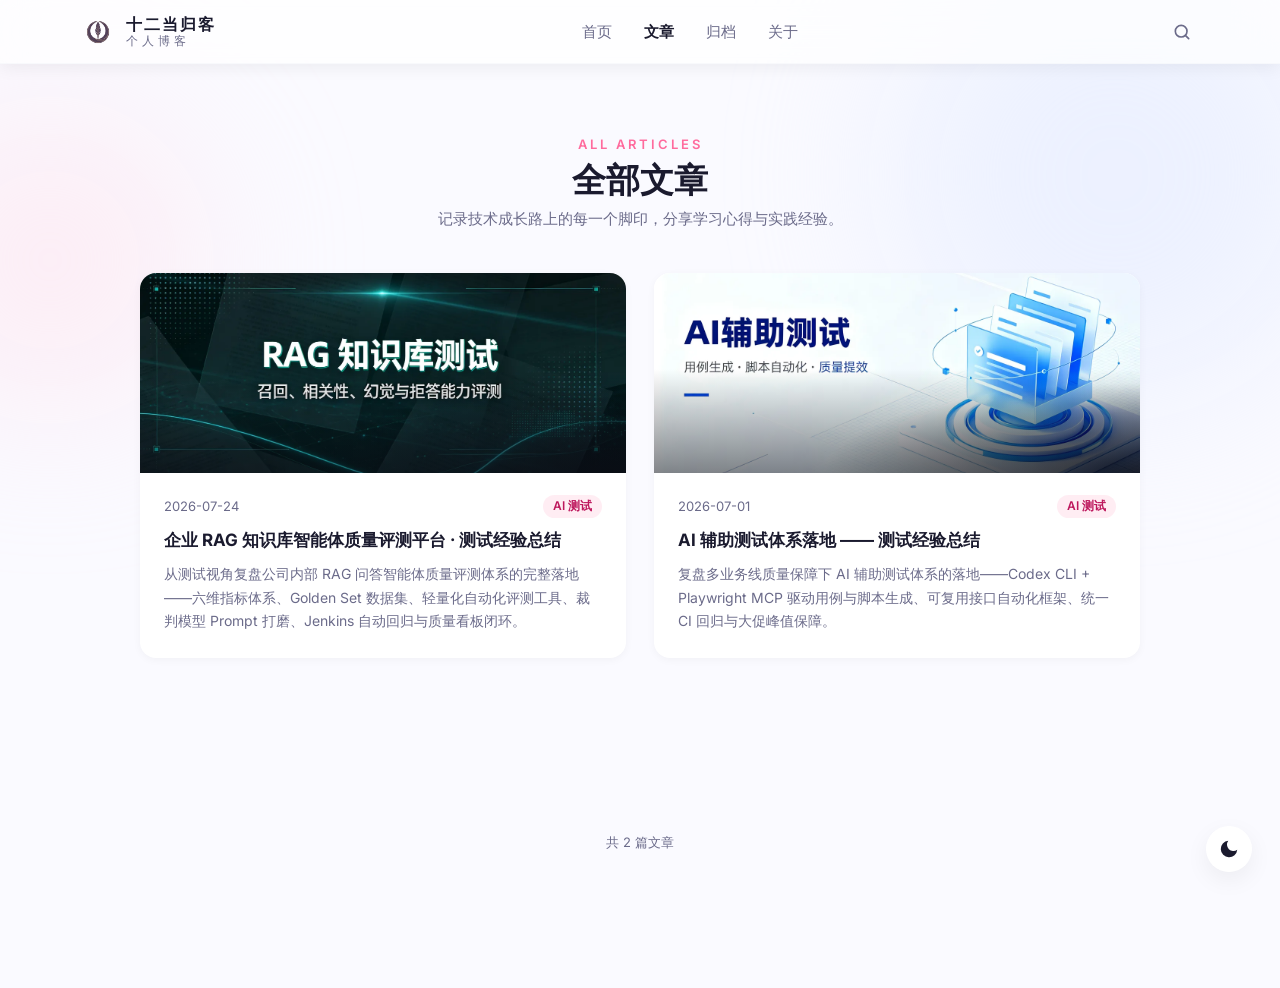
<file: blog-app/articles.html>
<!DOCTYPE html>
<html lang="zh-CN" data-theme="light">
<head>
<meta charset="UTF-8" />
<meta name="viewport" content="width=device-width, initial-scale=1.0" />
<title>全部文章 · 十二当归客</title>
<link rel="preconnect" href="https://fonts.googleapis.com" />
<link rel="preconnect" href="https://fonts.gstatic.com" crossorigin />
<link href="https://fonts.googleapis.com/css2?family=Inter:wght@400;500;600;700&display=swap" rel="stylesheet" />
<style>
  /* ============ 主题变量 ============ */
  :root {
    --bg: #fafaff;
    --card: #ffffff;
    --ink: #1a1a2e;
    --muted: #6b6b8a;
    --hairline: rgba(235, 237, 245, 0.6);
    --navbar-bg: rgba(255, 255, 255, 0.7);
    --navbar-border: rgba(235, 237, 245, 0.3);
    --navbar-shadow: 0 4px 16px rgba(0, 0, 0, 0.06);
    --shadow-sm: 0 2px 8px rgba(0, 0, 0, 0.04);
    --shadow-md: 0 8px 24px rgba(0, 0, 0, 0.06);
    --tag-react-bg: rgba(80, 70, 229, 0.1);
    --tag-ts-bg: rgba(16, 185, 129, 0.1);
    --tag-vue-bg: rgba(245, 158, 11, 0.12);
    --tag-css-bg: rgba(255, 107, 157, 0.12);
    --blue: #6b8aff;
    --pink: #ff6b9d;
    --yellow: #f59e0b;
    --green: #10b981;
    --purple: #5046e5;
    --radius-card: 16px;
    --radius-sm: 12px;
    font-family: "Inter", -apple-system, BlinkMacSystemFont, "PingFang SC",
      "Microsoft YaHei", "Segoe UI", sans-serif;
  }
  [data-theme="dark"] {
    --bg: #14161b;
    --card: #1c1f27;
    --ink: #e9ebf2;
    --muted: #98a0b4;
    --hairline: rgba(255, 255, 255, 0.08);
    --navbar-bg: rgba(22, 24, 30, 0.72);
    --navbar-border: rgba(255, 255, 255, 0.06);
    --navbar-shadow: 0 4px 16px rgba(0, 0, 0, 0.4);
    --shadow-sm: 0 2px 8px rgba(0, 0, 0, 0.3);
    --shadow-md: 0 8px 24px rgba(0, 0, 0, 0.4);
    --tag-react-bg: rgba(140, 130, 255, 0.16);
    --tag-ts-bg: rgba(16, 185, 129, 0.18);
    --tag-vue-bg: rgba(245, 158, 11, 0.2);
    --tag-css-bg: rgba(255, 107, 157, 0.18);
  }

  * { box-sizing: border-box; }
  html { scroll-behavior: smooth; }
  html, body { margin: 0; padding: 0; }

  body {
    background: var(--bg); color: var(--ink);
    -webkit-font-smoothing: antialiased; text-rendering: optimizeLegibility;
    min-height: 100vh; position: relative; overflow-x: hidden;
    transition: background-color .4s ease, color .4s ease;
  }

  /* ---------- 背景柔光 ---------- */
  .bg-decor { position: fixed; inset: 0; z-index: -1; pointer-events: none; overflow: hidden; }
  .bg-decor span { transition: opacity .4s ease; }
  .bg-decor .pink { position: absolute; top: 110px; left: -100px; width: 300px; height: 300px; border-radius: 50%; background: #ffe0eb; filter: blur(80px); opacity: .5; }
  .bg-decor .blue { position: absolute; top: -50px; right: -60px; width: 450px; height: 450px; border-radius: 50%; background: #e0e9ff; filter: blur(80px); opacity: .5; }
  [data-theme="dark"] .bg-decor .pink { opacity: .15; }
  [data-theme="dark"] .bg-decor .blue { opacity: .12; }

  /* ---------- 导航栏 ---------- */
  .navbar {
    position: fixed; top: 0; left: 0; right: 0; height: 64px;
    display: flex; align-items: center; justify-content: center;
    background: var(--navbar-bg);
    -webkit-backdrop-filter: blur(20px); backdrop-filter: blur(20px);
    border-bottom: 1px solid var(--navbar-border);
    box-shadow: var(--navbar-shadow); z-index: 100;
    transition: background-color .4s ease, border-color .4s ease;
  }
  .nav-inner {
    width: 100%; max-width: 1200px; height: 64px;
    padding: 0 40px;
    display: flex; align-items: center; justify-content: space-between;
  }
  .nav-left { display: flex; align-items: center; gap: 10px; }
  .logo-img { width: 36px; height: 36px; display: block; flex-shrink: 0; }
  .logo-stack { display: flex; flex-direction: column; gap: -2px; line-height: 1.15; }
  .logo-title { font-size: 16px; font-weight: 700; color: var(--ink); letter-spacing: 2px; transition: color .4s ease; }
  .logo-sub { font-size: 12px; color: var(--muted); letter-spacing: 4px; transition: color .4s ease; }
  .nav-links { display: flex; align-items: center; gap: 32px; }
  .nav-links a { font-size: 15px; font-weight: 500; color: var(--muted); text-decoration: none; transition: color .2s ease; }
  .nav-links a:hover, .nav-links a.active { color: var(--ink); }
  .nav-links a.active { font-weight: 600; }
  .search-icon { width: 36px; height: 36px; border-radius: 8px; display: flex; align-items: center; justify-content: center; color: var(--muted); cursor: pointer; transition: color .2s ease; }
  .search-icon:hover { color: var(--ink); }

  /* ---------- 页面头部 ---------- */
  .page-header {
    margin-top: 88px; padding: 48px 40px 24px;
    text-align: center;
  }
  .page-kicker { font-size: 13px; font-weight: 600; letter-spacing: 3px; color: var(--pink); text-transform: uppercase; margin: 0 0 8px; }
  .page-title { font-size: 34px; font-weight: 800; margin: 0 0 8px; line-height: 1.2; }
  .page-desc { font-size: 15px; color: var(--muted); margin: 0; max-width: 480px; margin-inline: auto; }

  /* ---------- 文章网格 ---------- */
  .articles-wrap {
    max-width: 1080px; margin: 0 auto; padding: 20px 40px 80px;
    display: grid; grid-template-columns: repeat(2, 1fr); gap: 28px;
  }

  /* ---------- 纵向文章卡片 ---------- */
  .art-card {
    background: var(--card); border-radius: var(--radius-card);
    box-shadow: var(--shadow-sm); overflow: hidden;
    cursor: pointer; text-decoration: none; color: inherit;
    transition: transform .25s ease, box-shadow .25s ease, background .4s ease;
    display: flex; flex-direction: column;
  }
  .art-card:hover {
    transform: translateY(-5px); box-shadow: var(--shadow-md);
  }
  .art-thumb {
    width: 100%; height: 200px;
    background-size: cover; background-position: center;
    flex-shrink: 0;
  }
  .art-body { padding: 22px 24px 26px; display: flex; flex-direction: column; gap: 10px; flex: 1; }
  .art-meta { display: flex; align-items: center; justify-content: space-between; }
  .art-date { font-size: 13px; color: var(--muted); }
  .art-tag {
    font-size: 12px; padding: 3px 10px; border-radius: 20px; font-weight: 600;
  }
  .tag-react  { background: var(--tag-react-bg);  color: #5046e5; }
  .tag-ts     { background: var(--tag-ts-bg);     color: #059669; }
  .tag-vue    { background: var(--tag-vue-bg);    color: #d97706; }
  .tag-css    { background: var(--tag-css-bg);    color: #db2777; }
  .tag-python { background: rgba(107,138,255,.12); color: #2563eb; }
  .tag-docker { background: rgba(16,185,129,.12);   color: #0891b2; }
  .tag-test   { background: rgba(255,107,157,.12);  color: #be185d; }
  .tag-devops { background: rgba(139,92,246,.14);   color: #7c3aed; }
  .art-title {
    font-size: 17px; font-weight: 700; line-height: 1.45;
    margin: 0; display: -webkit-box; -webkit-line-clamp: 2; -webkit-box-orient: vertical; overflow: hidden;
  }
  .art-excerpt {
    font-size: 14px; color: var(--muted); line-height: 1.65;
    margin: 0; display: -webkit-box; -webkit-line-clamp: 3; -webkit-box-orient: vertical; overflow: hidden;
    flex: 1;
  }

  /* ---------- 日夜切换 ---------- */
  .theme-toggle {
    position: fixed; bottom: 28px; right: 28px; z-index: 99;
    width: 46px; height: 46px; border-radius: 50%; border: none;
    background: var(--card); box-shadow: var(--shadow-md);
    display: flex; align-items: center; justify-content: center;
    cursor: pointer; color: var(--ink); transition: all .3s ease;
  }
  .theme-toggle:hover { transform: scale(1.08); }
  .icon-sun { display: none; }
  [data-theme="dark"] .icon-moon { display: none; }
  [data-theme="dark"] .icon-sun { display: block; }

  /* ---------- 分页 ---------- */
  .art-pager {
    display: flex; align-items: center; justify-content: center; gap: 8px;
    margin: 36px auto 60px; max-width: 600px; flex-wrap: wrap;
  }
  .apg {
    min-width: 38px; height: 38px; padding: 0 12px;
    border-radius: 10px; border: 1px solid var(--hairline);
    background: var(--card); color: var(--muted);
    font-size: 14px; cursor: pointer;
    box-shadow: var(--shadow-sm);
    transition: color .2s ease, border-color .2s ease,
                background .2s ease, opacity .2s ease;
  }
  .apg:hover:not(:disabled) { color: var(--ink); border-color: var(--blue); }
  .apg-active {
    background: linear-gradient(135deg, #ff6b9d, #6b8aff);
    color: #fff; border-color: transparent; font-weight: 600;
  }
  .apg:disabled { opacity: .4; cursor: not-allowed; }
  .page-info {
    text-align: center; font-size: 13px; color: var(--muted);
    margin-bottom: 24px;
  }

  /* ---------- 响应式 ---------- */
  @media (max-width: 768px) {
    .articles-wrap { grid-template-columns: 1fr; padding: 20px 20px 60px; }
    .page-header { padding: 40px 20px 20px; }
    .nav-inner { padding: 0 20px; }
    .nav-links { gap: 18px; }
    .nav-links a:nth-child(n+4) { display: none; }
  }
</style>
</head>

<body>
  <!-- 背景装饰 -->
  <div class="bg-decor">
    <span class="pink"></span><span class="blue"></span>
  </div>

  <!-- 悬浮导航栏 -->
  <header class="navbar">
    <div class="nav-inner">
      <div class="nav-left">
        <img class="logo-img" src="assets/logo.png" alt="logo" />
        <div class="logo-stack">
          <span class="logo-title">十二当归客</span>
          <span class="logo-sub">个人博客</span>
        </div>
      </div>
      <nav class="nav-links">
        <a href="index.html">首页</a>
        <a href="articles.html" class="active">文章</a>
        <a href="archive.html">归档</a>
        <a href="about.html">关于</a>
      </nav>
      <div class="nav-right">
        <span class="search-icon" title="搜索">
          <svg width="20" height="20" viewBox="0 0 24 24" fill="none"><circle cx="11" cy="11" r="7" stroke="currentColor" stroke-width="2"/><path d="M16 16L20 20" stroke="currentColor" stroke-width="2" stroke-linecap="round"/></svg>
        </span>
      </div>
    </div>
  </header>

  <!-- 页面头部 -->
  <section class="page-header">
    <p class="page-kicker">All Articles</p>
    <h1 class="page-title">全部文章</h1>
    <p class="page-desc">记录技术成长路上的每一个脚印，分享学习心得与实践经验。</p>
  </section>

  <!-- 文章网格（JS 渲染） -->
  <main class="articles-wrap" id="articleGrid"></main>

  <!-- 分页 -->
  <nav class="art-pager" id="artPager" aria-label="文章分页"></nav>
  <p class="page-info" id="pageInfo"></p>

  <!-- 日夜模式切换按钮 -->
  <button class="theme-toggle" id="themeToggle" aria-label="切换日夜模式" title="切换日夜模式">
    <svg class="icon-moon" width="22" height="22" viewBox="0 0 24 24" fill="none"><path d="M21 12.8A9 9 0 1111.2 3a7 7 0 009.8 9.8z" fill="currentColor"/></svg>
    <svg class="icon-sun" width="22" height="22" viewBox="0 0 24 24" fill="none"><circle cx="12" cy="12" r="4.2" fill="currentColor"/><g stroke="currentColor" stroke-width="2" stroke-linecap="round"><path d="M12 2v2.5M12 19.5V22M2 12h2.5M19.5 12H22M4.6 4.6l1.8 1.8M17.6 17.6l1.8 1.8M19.4 4.6l-1.8 1.8M6.4 17.6l-1.8 1.8"/></g></svg>
  </button>

  <script src="articles-data.js"></script>
  <script src="md.js"></script>
  <script>
    /* ===== 文章网格（数据驱动，每页 8 条分页）===== */
    (function () {
      var PAGE_SIZE = 8;
      var grid = document.getElementById('articleGrid');
      var pager = document.getElementById('artPager');
      var info = document.getElementById('pageInfo');
      var data = window.BLOG_ARTICLES || [];

      function emptyStateHtml() {
        return '<div class="feed-empty" role="status" style="text-align:center;padding:72px 20px;color:var(--muted);">' +
          '<svg width="56" height="56" viewBox="0 0 24 24" fill="none" stroke="currentColor" stroke-width="1.4" style="opacity:.5;margin-bottom:14px;"><path d="M6 3h9l5 5v13a1 1 0 0 1-1 1H6a1 1 0 0 1-1-1V4a1 1 0 0 1 1-1z" stroke-linejoin="round"/><path d="M14 3v6h6" stroke-linejoin="round"/><path d="M9 13h6M9 17h4" stroke-linecap="round"/></svg>' +
          '<p style="font-size:17px;font-weight:600;color:var(--text);margin:0 0 6px;">还没有发布文章</p>' +
          '<p style="font-size:14px;margin:0;opacity:.85;">新的内容正在筹备中，敬请期待。</p>' +
          '</div>';
      }

      if (data.length === 0) {
        if (info) info.textContent = '共 0 篇文章';
        if (pager) pager.innerHTML = '';
        grid.innerHTML = emptyStateHtml();
        return;
      }


      function coverStyle(cover) {
        return window.isGradient(cover)
          ? 'background:' + cover
          : 'background:linear-gradient(180deg, rgba(10,12,20,0) 48%, rgba(10,12,20,.5) 100%), radial-gradient(130% 90% at 100% 100%, rgba(10,12,20,.8), rgba(10,12,20,0) 50%), url(\'' + cover + '\') center/cover no-repeat';
      }

      function renderPage(page) {
        page = Math.min(Math.max(1, page), totalPages);
        var start = (page - 1) * PAGE_SIZE;
        var slice = data.slice(start, start + PAGE_SIZE);
        grid.innerHTML = slice.map(function (a) {
          return '<a class="art-card" href="post.html?id=' + a.id + '">' +
            '<div class="art-thumb" style="' + coverStyle(a.cover) + '"></div>' +
            '<div class="art-body">' +
              '<div class="art-meta">' +
                '<span class="art-date">' + a.date + '</span>' +
                '<span class="art-tag ' + (a.tagClass || 'tag-react') + '">' + (a.tag || '') + '</span>' +
              '</div>' +
              '<h3 class="art-title">' + a.title + '</h3>' +
              '<p class="art-excerpt">' + a.excerpt + '</p>' +
            '</div>' +
          '</a>';
        }).join('');

        // 分页条
        if (totalPages <= 1) {
          pager.innerHTML = '';
          if (info) info.textContent = '共 ' + data.length + ' 篇文章';
          return;
        }
        if (info) info.textContent = '第 ' + page + ' / ' + totalPages + ' 页 · 共 ' + data.length + ' 篇';

        var html = '<button class="apg apg-prev" ' + (page === 1 ? 'disabled' : '') + '>上一页</button>';
        for (var p = 1; p <= totalPages; p++) {
          html += '<button class="apg ' + (p === page ? 'apg-active' : '') + '" data-page="' + p + '">' + p + '</button>';
        }
        html += '<button class="apg apg-next" ' + (page === totalPages ? 'disabled' : '') + '>下一页</button>';
        pager.innerHTML = html;

        pager.querySelectorAll('.apg[data-page]').forEach(function (btn) {
          btn.addEventListener('click', function () {
            renderPage(+btn.dataset.page);
            window.scrollTo({ top: 0, behavior: 'smooth' });
          });
        });
        var prev = pager.querySelector('.apg-prev');
        var next = pager.querySelector('.apg-next');
        if (prev) prev.addEventListener('click', function () { renderPage(page - 1); });
        if (next) next.addEventListener('click', function () { renderPage(page + 1); });
      }

      var totalPages = Math.max(1, Math.ceil(data.length / PAGE_SIZE));
      renderPage(1);
    })();

    /* ===== 日夜切换 ===== */
    (function() {
      var root = document.documentElement;
      var btn = document.getElementById('themeToggle');
      try { var saved = localStorage.getItem('theme'); if(saved === 'dark' || saved === 'light') root.dataset.theme = saved; } catch(e){}
      btn.addEventListener('click', function() {
        var next = root.dataset.theme === 'dark' ? 'light' : 'dark';
        root.dataset.theme = next;
        try{ localStorage.setItem('theme', next); } catch(e){}
      });
    })();
  </script>
</body>
</html>
</file>
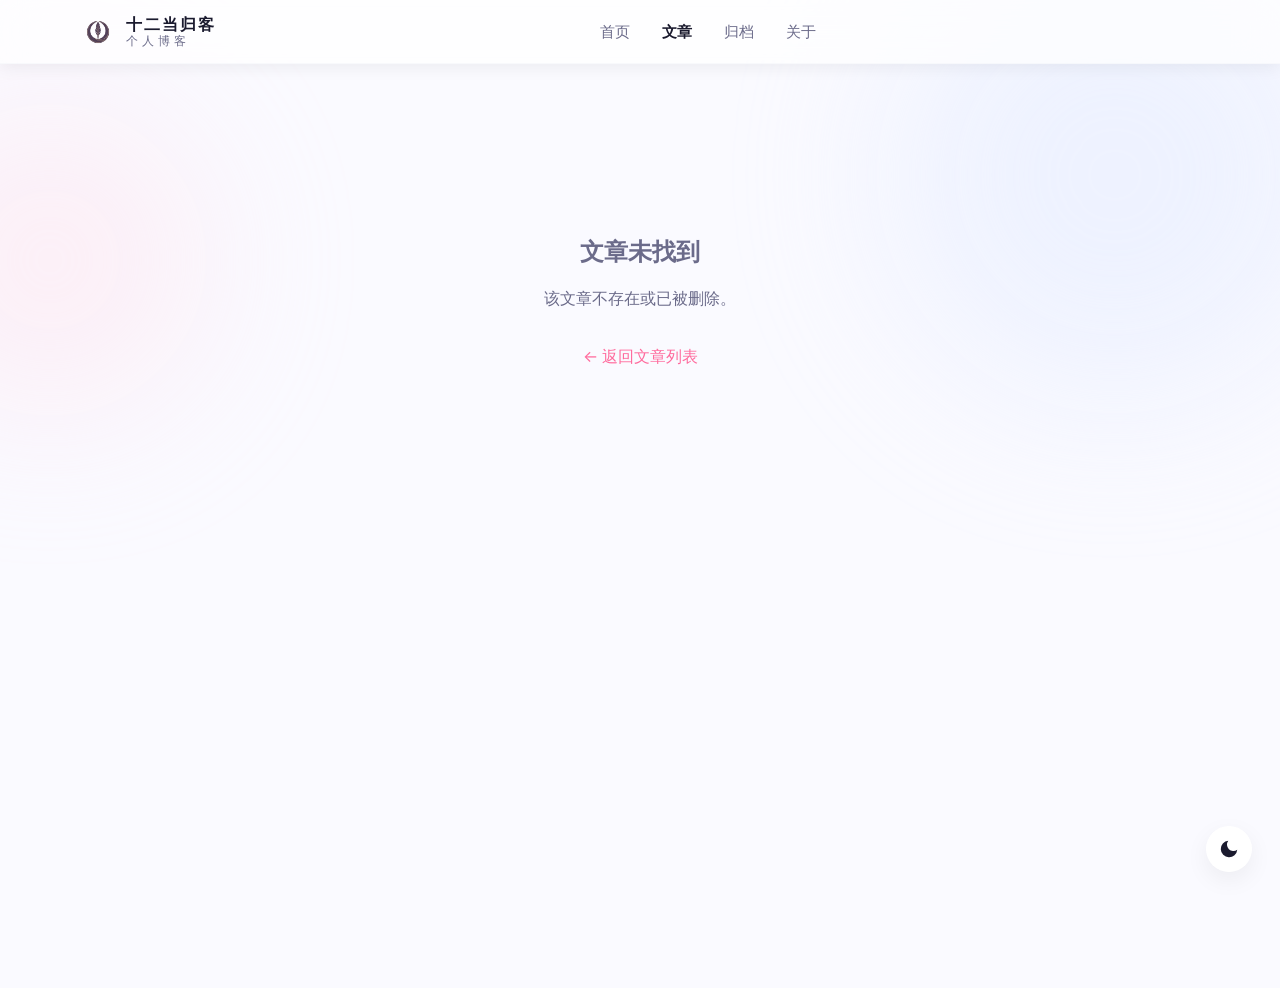
<file: blog-app/post.html>
<!DOCTYPE html>
<html lang="zh-CN" data-theme="light">
<head>
<meta charset="UTF-8" />
<meta name="viewport" content="width=device-width, initial-scale=1.0" />
<title id="pageTitle">文章详情 · 十二当归客</title>
<link rel="preconnect" href="https://fonts.googleapis.com" />
<link rel="preconnect" href="https://fonts.gstatic.com" crossorigin />
<link href="https://fonts.googleapis.com/css2?family=Inter:wght@400;500;600;700&family=Noto+Serif+SC:wght@400;700&display=swap" rel="stylesheet" />
<style>
  /* ============ 主题变量 ============ */
  :root {
    --bg: #fafaff;
    --card: #ffffff;
    --ink: #1a1a2e;
    --muted: #6b6b8a;
    --hairline: rgba(235, 237, 245, 0.6);
    --navbar-bg: rgba(255, 255, 255, 0.7);
    --navbar-border: rgba(235, 237, 245, 0.3);
    --navbar-shadow: 0 4px 16px rgba(0, 0, 0, 0.06);
    --shadow-sm: 0 2px 8px rgba(0, 0, 0, 0.04);
    --shadow-md: 0 8px 24px rgba(0, 0, 0, 0.06);
    --tag-react-bg: rgba(80, 70, 229, 0.1);
    --tag-ts-bg: rgba(16, 185, 129, 0.1);
    --tag-vue-bg: rgba(245, 158, 11, 0.12);
    --tag-css-bg: rgba(255, 107, 157, 0.12);
    --blue: #6b8aff; --pink: #ff6b9d; --yellow: #f59e0b;
    --green: #10b981; --purple: #5046e5;
    --radius-card: 16px; --radius-sm: 12px;
    font-family: "Inter", -apple-system, BlinkMacSystemFont, "PingFang SC",
      "Microsoft YaHei", "Segoe UI", sans-serif;
  }
  [data-theme="dark"] {
    --bg: #14161b; --card: #1c1f27; --ink: #e9ebf2; --muted: #98a0b4;
    --hairline: rgba(255, 255, 255, 0.08); --navbar-bg: rgba(22, 24, 30, 0.72);
    --navbar-border: rgba(255, 255, 255, 0.06); --navbar-shadow: 0 4px 16px rgba(0, 0, 0, 0.4);
    --shadow-sm: 0 2px 8px rgba(0, 0, 0, 0.3); --shadow-md: 0 8px 24px rgba(0, 0, 0, 0.4);
    --tag-react-bg: rgba(140, 130, 255, 0.16); --tag-ts-bg: rgba(16, 185, 129, 0.18);
    --tag-vue-bg: rgba(245, 158, 11, 0.2); --tag-css-bg: rgba(255, 107, 157, 0.18);
  }

  * { box-sizing: border-box; }
  html { scroll-behavior: smooth; }
  html, body { margin: 0; padding: 0; }

  body {
    background: var(--bg); color: var(--ink);
    -webkit-font-smoothing: antialiased; text-rendering: optimizeLegibility;
    min-height: 100vh; position: relative; overflow-x: hidden;
    transition: background-color .4s ease, color .4s ease;
  }

  /* ---------- 背景装饰 ---------- */
  .bg-decor { position: fixed; inset: 0; z-index: -1; pointer-events: none; overflow: hidden; }
  .bg-decor span { transition: opacity .4s ease; }
  .bg-decor .pink { position: absolute; top: 110px; left: -100px; width: 300px; height: 300px; border-radius: 50%; background: #ffe0eb; filter: blur(80px); opacity: .45; }
  .bg-decor .blue { position: absolute; top: -50px; right: -60px; width: 450px; height: 450px; border-radius: 50%; background: #e0e9ff; filter: blur(80px); opacity: .45; }
  [data-theme="dark"] .bg-decor .pink { opacity: .12; }
  [data-theme="dark"] .bg-decor .blue { opacity: .10; }

  /* ---------- 导航栏（同首页） ---------- */
  .navbar {
    position: fixed; top: 0; left: 0; right: 0; height: 64px;
    display: flex; align-items: center; justify-content: center;
    background: var(--navbar-bg);
    -webkit-backdrop-filter: blur(20px); backdrop-filter: blur(20px);
    border-bottom: 1px solid var(--navbar-border);
    box-shadow: var(--navbar-shadow); z-index: 100;
    transition: background-color .4s ease, border-color .4s ease;
  }
  .nav-inner {
    width: 100%; max-width: 1200px; height: 64px;
    padding: 0 40px;
    display: flex; align-items: center; justify-content: space-between;
  }
  .nav-left { display: flex; align-items: center; gap: 10px; }
  .logo-img { width: 36px; height: 36px; display: block; flex-shrink: 0; }
  .logo-stack { display: flex; flex-direction: column; gap: -2px; line-height: 1.15; }
  .logo-title { font-size: 16px; font-weight: 700; color: var(--ink); letter-spacing: 2px; transition: color .4s ease; }
  .logo-sub { font-size: 12px; color: var(--muted); letter-spacing: 4px; transition: color .4s ease; }
  .nav-links { display: flex; align-items: center; gap: 32px; }
  .nav-links a { font-size: 15px; font-weight: 500; color: var(--muted); text-decoration: none; transition: color .2s ease; }
  .nav-links a:hover, .nav-links a.active { color: var(--ink); }
  .nav-links a.active { font-weight: 600; }

  /* ---------- 文章容器 ---------- */
  .post-wrap {
    max-width: 780px; margin: 88px auto 80px; padding: 48px 32px 72px;
  }

  /* ---------- 返回按钮 ---------- */
  .back-link {
    display: inline-flex; align-items: center; gap: 6px;
    font-size: 14px; font-weight: 500; color: var(--muted);
    text-decoration: none; margin-bottom: 28px; padding: 6px 14px;
    border-radius: 20px; transition: all .2s ease;
  }
  .back-link:hover { color: var(--pink); background: rgba(255,107,157,.08); }

  /* ---------- 文章头部 ---------- */
  .post-header { margin-bottom: 36px; }
  .post-tag {
    display: inline-block; font-size: 13px; padding: 4px 14px; border-radius: 20px;
    font-weight: 600; margin-bottom: 16px;
  }
  .post-title {
    font-size: 32px; font-weight: 800; line-height: 1.3; margin: 0 0 16px;
    letter-spacing: -.3px;
  }
  .post-meta-row {
    display: flex; align-items: center; gap: 20px; flex-wrap: wrap;
    font-size: 14px; color: var(--muted);
  }
  .post-meta-item { display: flex; align-items: center; gap: 6px; }

  /* ---------- 作者条 ---------- */
  .author-bar {
    display: flex; align-items: center; gap: 14px; padding: 18px 22px;
    background: var(--card); border-radius: var(--radius-sm);
    box-shadow: var(--shadow-sm); margin-bottom: 40px;
  }
  .author-avatar {
    width: 44px; height: 44px; border-radius: 50%;
    background: url('assets/avatar.jpg') center/cover no-repeat;
    flex-shrink: 0;
  }
  .author-info { display: flex; flex-direction: column; gap: 2px; }
  .author-name { font-size: 15px; font-weight: 600; }
  .author-bio { font-size: 13px; color: var(--muted); }

  /* ---------- 封面图 ---------- */
  .post-cover {
    width: 100%; height: 320px; border-radius: var(--radius-card);
    background-size: cover; background-position: center;
    margin-bottom: 40px; box-shadow: var(--shadow-md);
  }

  /* ---------- 正文排版 ---------- */
  .post-body {
    font-family: "Noto Serif SC", Georgia, "Times New Roman", serif;
    font-size: 17px; line-height: 1.85; color: var(--ink);
  }
  .post-body h2 {
    font-family: "Inter", sans-serif; font-size: 24px; font-weight: 700;
    line-height: 1.35; margin: 44px 0 16px; letter-spacing: -.2px;
  }
  .post-body h3 {
    font-family: "Inter", sans-serif; font-size: 20px; font-weight: 600;
    line-height: 1.4; margin: 34px 0 12px;
  }
  .post-body p { margin: 0 0 1.25em; }
  .post-body strong { font-weight: 700; }
  .post-body a { color: var(--pink); text-decoration: underline; text-underline-offset: 3px; }
  .post-body ul, .post-body ol { padding-left: 1.6em; margin: 0 0 1.25em; }
  .post-body li { margin-bottom: .4em; }
  .post-body img {
    max-width: 100%; border-radius: var(--radius-sm); margin: 28px auto; display: block;
    box-shadow: var(--shadow-sm);
  }

  /* ---------- 引用块 ---------- */
  .post-body blockquote {
    margin: 28px 0; padding: 18px 24px;
    border-left: 4px solid var(--pink); border-radius: 0 var(--radius-sm) var(--radius-sm) 0;
    background: rgba(255,107,157,.04);
    color: var(--muted); font-style: italic; font-size: 15.5px; line-height: 1.7;
  }

  /* ---------- 代码块 ---------- */
  .post-body pre {
    margin: 24px 0; padding: 22px 24px; border-radius: var(--radius-sm);
    background: #1e2130; color: #e0e0e8; font-size: 14px; line-height: 1.65;
    overflow-x: auto; white-space: pre-wrap; word-break: break-all;
  }
  [data-theme="dark"] .post-body pre { background: #11131d; }
  .post-body code {
    font-family: 'Fira Code', 'Cascadia Code', 'JetBrains Mono', Consolas, monospace;
    font-size: .92em;
  }
  .post-body :not(pre) > code {
    padding: 2px 7px; border-radius: 6px;
    background: rgba(107,138,255,.10); color: #5046e5; font-size: .88em;
  }

  /* ---------- 表格 ---------- */
  .post-body table {
    width: 100%; border-collapse: collapse; margin: 24px 0; font-size: 15px;
  }
  .post-body th, .post-body td {
    padding: 10px 16px; border: 1px solid var(--hairline); text-align: left;
  }
  .post-body th { font-family:"Inter",sans-serif; font-weight: 600; background: var(--card); }

  /* ---------- 分割线 ---------- */
  .post-hr { border: none; height: 1px; margin: 48px 0; background: var(--hairline); }

  /* ---------- 底部标签 + 导航 ---------- */
  .post-footer { margin-top: 52px; }
  .footer-tags {
    display: flex; align-items: center; gap: 10px; flex-wrap: wrap; margin-bottom: 36px;
  }
  .ft-label { font-size: 13px; color: var(--muted); font-weight: 600; }
  .ft-tag {
    font-size: 13px; padding: 5px 14px; border-radius: 20px; font-weight: 500;
    background: var(--card); box-shadow: var(--shadow-sm);
    color: var(--muted); transition: color .2s ease;
  }
  .ft-tag:hover { color: var(--pink); }

  .post-nav {
    display: grid; grid-template-columns: 1fr 1fr; gap: 16px;
  }
  .pn-card {
    display: flex; align-items: center; gap: 12px; padding: 18px 22px;
    background: var(--card); border-radius: var(--radius-sm);
    box-shadow: var(--shadow-sm); text-decoration: none; color: inherit;
    transition: transform .2s ease, box-shadow .2s ease;
  }
  .pn-card:hover { transform: translateY(-2px); box-shadow: var(--shadow-md); }
  .pn-card.pn-next { justify-content: flex-end; text-align: right; flex-direction: row-reverse; }
  .pn-label { font-size: 12px; color: var(--muted); margin-bottom: 4px; }
  .pn-title { font-size: 14px; font-weight: 600; line-height: 1.35; max-width: 200px;
    display: -webkit-box; -webkit-line-clamp: 2; -webkit-box-orient: vertical; overflow: hidden;
  }

  /* ---------- 日夜切换 ---------- */
  .theme-toggle {
    position: fixed; bottom: 28px; right: 28px; z-index: 99;
    width: 46px; height: 46px; border-radius: 50%; border: none;
    background: var(--card); box-shadow: var(--shadow-md);
    display: flex; align-items: center; justify-content: center;
    cursor: pointer; color: var(--ink); transition: all .3s ease;
  }
  .theme-toggle:hover { transform: scale(1.08); }
  .icon-sun { display: none; }
  [data-theme="dark"] .icon-moon { display: none; }
  [data-theme="dark"] .icon-sun { display: block; }

  /* ---------- 阅读进度条 ---------- */
  .reading-progress {
    position: fixed; top: 0; left: 0; height: 3px; width: 100%;
    transform: scaleX(0); transform-origin: 0 50%;
    background: linear-gradient(90deg, var(--pink), var(--blue));
    z-index: 110; transition: transform .1s linear; pointer-events: none;
  }

  /* ---------- 正文细节美化 ---------- */
  .post-body { text-align: justify; text-justify: inter-character; }
  .post-body > p:first-of-type {
    font-size: 18.5px; line-height: 1.8; color: var(--ink);
  }
  .post-body h2 {
    border-left: 4px solid var(--pink); padding-left: 16px;
    margin-left: -4px;
  }
  .post-body h3 {
    padding-left: 12px; border-left: 3px solid rgba(107,138,255,.5);
  }

  /* ---------- 引用块装饰 ---------- */
  .post-body blockquote {
    position: relative; padding-left: 56px;
  }
  .post-body blockquote::before {
    content: "\201C"; position: absolute; left: 14px; top: -6px;
    font-family: Georgia, "Times New Roman", serif; font-size: 56px;
    line-height: 1; color: var(--pink); opacity: .35;
  }

  /* ---------- 代码块（带语言标签 + 复制按钮） ---------- */
  .code-block {
    margin: 24px 0; border-radius: var(--radius-sm);
    overflow: hidden; box-shadow: var(--shadow-sm);
    border: 1px solid rgba(0,0,0,.08);
  }
  .code-head {
    display: flex; align-items: center; justify-content: space-between;
    padding: 9px 16px; background: #2a2f45;
  }
  [data-theme="dark"] .code-head { background: #1a1d2b; border-bottom: 1px solid var(--hairline); }
  .code-lang {
    font-size: 12px; font-weight: 600; letter-spacing: .6px;
    text-transform: uppercase; color: #9aa3c0;
  }
  .code-copy {
    border: none; background: rgba(255,255,255,.08); color: #cbd0e0;
    font-size: 12px; padding: 4px 12px; border-radius: 6px; cursor: pointer;
    transition: background .2s ease, color .2s ease; font-family: inherit;
  }
  .code-copy:hover { background: rgba(255,255,255,.18); color: #fff; }
  .code-copy.copied { background: rgba(16,185,129,.25); color: #6ee7b7; }
  .code-block pre { margin: 0; border-radius: 0; border: none; }

  /* ---------- 表格悬浮 ---------- */
  .post-body tbody tr { transition: background-color .2s ease; }
  .post-body tbody tr:hover { background: rgba(107,138,255,.05); }

  /* ========== 玻璃遮罩阅读面板 ========== */
  .post-glass-wrap {
    background: rgba(255,255,255,.45);
    backdrop-filter: blur(24px) saturate(180%);
    -webkit-backdrop-filter: blur(24px) saturate(180%);
    border: 1px solid rgba(235,237,245,.5);
    border-radius: var(--radius-card);
    padding: 36px 40px 48px;
    margin-bottom: 32px;
    box-shadow:
      0 8px 32px rgba(107,138,255,.08),
      inset 0 1px 0 rgba(255,255,255,.6);
    position: relative; overflow: hidden;
    transition: background .4s ease, border-color .4s ease,
                box-shadow .4s ease;
  }
  [data-theme="dark"] .post-glass-wrap {
    background: rgba(28,31,39,.55);
    border-color: rgba(255,255,255,.06);
    box-shadow:
      0 8px 32px rgba(0,0,0,.3),
      inset 0 1px 0 rgba(255,255,255,.04);
  }
  .post-glass-wrap::before {
    content: ''; position: absolute; top: -60px; right: -60px;
    width: 220px; height: 220px; border-radius: 50%;
    background: radial-gradient(circle, rgba(107,138,255,.12), transparent 70%);
    pointer-events: none;
  }
  [data-theme="dark"] .post-glass-wrap::before {
    background: radial-gradient(circle, rgba(139,92,246,.1), transparent 70%);
  }

  /* 首字下沉 */
  .post-body > p:first-of-type::first-letter {
    float: left;
    font-size: 3.2em; font-weight: 700; line-height: 1;
    padding-right: 8px; padding-top: 4px;
    color: var(--pink); font-family: "Inter", sans-serif;
  }

  /* 段落间呼吸 */
  .post-body > h2 + p, .post-body > h3 + p { margin-top: 8px; }

  /* 图片悬浮放大 */
  .post-body img { transition: transform .35s ease, box-shadow .35s ease; }
  .post-body img:hover { transform: scale(1.02); box-shadow: var(--shadow-md); }

  /* 要点高亮框 */
  .post-body p:has(strong):first-child strong {
    color: var(--ink);
  }
  /* 引用块渐变边框增强 */
  .post-body blockquote {
    border-image: linear-gradient(180deg, var(--pink), var(--blue)) 1;
    border-left-width: 4px;
  }

  /* ---------- 回到顶部火箭（文章详情） ---------- */
  .back-to-top {
    position: fixed; right: 28px;
    bottom: 84px; z-index: 98;
    width: 42px; height: 42px; border-radius: 50%; border: none;
    background: var(--card); color: var(--pink);
    box-shadow: var(--shadow-md);
    display: flex; align-items: center; justify-content: center;
    cursor: pointer;
    opacity: 0; transform: translateY(16px) scale(.85);
    transition: opacity .35s ease, transform .35s ease, box-shadow .25s ease, background .4s ease;
    pointer-events: none;
  }
  .back-to-top.visible {
    opacity: 1; transform: translateY(0) scale(1); pointer-events: auto;
  }
  .back-to-top:hover {
    transform: translateY(-4px) scale(1.1);
    box-shadow: 0 10px 28px rgba(255,107,157,.22);
  }
  .back-to-top svg { width: 18px; height: 18px; }
  .back-to-top:hover .rocket-flame {
    animation: flame-flicker .3s infinite alternate;
  }
  @keyframes flame-flicker {
    from { transform: scaleY(1); opacity: 1; }
    to   { transform: scaleY(.65); opacity: .55; }
  }
  @media (prefers-reduced-motion: reduce) {
    .back-to-top { transition: none; }
    .back-to-top:hover .rocket-flame { animation: none; }
  }

  /* ---------- 响应式 ---------- */
  @media (max-width: 720px) {
    .post-wrap { padding: 36px 20px 56px; }
    .post-title { font-size: 26px; }
    .post-cover { height: 200px; }
    .post-nav { grid-template-columns: 1fr; }
    .nav-inner { padding: 0 20px; }
    .nav-links { gap: 18px; }
    .nav-links a:nth-child(n+4) { display: none; }
  }
</style>
</head>

<body>
  <!-- 背景装饰 -->
  <div class="bg-decor">
    <span class="pink"></span><span class="blue"></span>
  </div>

  <!-- 阅读进度条 -->
  <div class="reading-progress" id="readingProgress"></div>

  <!-- 悬浮导航栏 -->
  <header class="navbar">
    <div class="nav-inner">
      <div class="nav-left">
        <img class="logo-img" src="assets/logo.png" alt="logo" />
        <div class="logo-stack">
          <span class="logo-title">十二当归客</span>
          <span class="logo-sub">个人博客</span>
        </div>
      </div>
      <nav class="nav-links">
        <a href="index.html">首页</a>
        <a href="articles.html" class="active">文章</a>
        <a href="archive.html">归档</a>
        <a href="about.html">关于</a>
      </nav>
      <div class="nav-right"></div>
    </div>
  </header>

  <!-- 文章内容区（JS 渲染） -->
  <main class="post-wrap" id="postContent"></main>

  <!-- 日夜模式切换 -->
  <button class="theme-toggle" id="themeToggle" aria-label="切换日夜模式" title="切换日夜模式">
    <svg class="icon-moon" width="22" height="22" viewBox="0 0 24 24" fill="none"><path d="M21 12.8A9 9 0 1111.2 3a7 7 0 009.8 9.8z" fill="currentColor"/></svg>
    <svg class="icon-sun" width="22" height="22" viewBox="0 0 24 24" fill="none"><circle cx="12" cy="12" r="4.2" fill="currentColor"/><g stroke="currentColor" stroke-width="2" stroke-linecap="round"><path d="M12 2v2.5M12 19.5V22M2 12h2.5M19.5 12H22M4.6 4.6l1.8 1.8M17.6 17.6l1.8 1.8M19.4 4.6l-1.8 1.8M6.4 17.6l-1.8 1.8"/></g></svg>
  </button>

  <!-- 回到顶部火箭 -->
  <button class="back-to-top" id="backToTop" aria-label="回到顶部" title="回到顶部">
    <svg viewBox="0 0 24 24" fill="none"><path d="M12 2.5L9.5 8.5h5L12 2.5z" fill="currentColor"/><path d="M12 8.5L8 18h8l-4-9.5z" fill="currentColor" opacity=".75"/><path class="rocket-flame" d="M11 19h2c0 1-.5 2-1 2s-1-1-1-2z" fill="#ff6b9d"/></svg>
  </button>

  <script src="articles-data.js"></script>
  <script src="md.js"></script>
  <script>
    /* ===================================================
     * 文章详情页（数据驱动，正文用 Markdown 渲染）
     * 所有文章数据来自 articles-data.js 的 window.BLOG_ARTICLES
     * =================================================== */

    /* ===== URL 参数获取 ===== */
    function getParam(key) {
      var params = new URLSearchParams(window.location.search);
      return params.get(key);
    }

    var data = window.BLOG_ARTICLES || [];
    var postId = getParam('id');
    var idx = data.findIndex(function (a) { return a.id === postId; });
    var post = idx >= 0 ? data[idx] : null;
    var container = document.getElementById('postContent');

    if (post) {
      document.getElementById('pageTitle').textContent = post.title + ' · 十二当归客';

      var tagClass = post.tagClass || 'tag-react';
      var tagHtml = '<span class="post-tag ' + tagClass + '">' + post.tag + '</span>';
      var titleHtml = '<h1 class="post-title">' + post.title + '</h1>';
      var metaHtml =
        '<div class="post-meta-row">' +
          '<span class="post-meta-item"><svg width="15" height="15" viewBox="0 0 24 24" fill="none"><rect x="3" y="4" width="18" height="18" rx="3" stroke="currentColor" stroke-width="1.5"/><path d="M8 2v4M16 2v4M3 10h18" stroke="currentColor" stroke-width="1.5"/></svg> ' + post.date + '</span>' +
          '<span class="post-meta-item"><svg width="15" height="15" viewBox="0 0 24 24" fill="none"><circle cx="12" cy="12" r="9" stroke="currentColor" stroke-width="1.5"/><path d="M12 6v6l4 2" stroke="currentColor" stroke-width="1.5"/></svg> ' + (post.readTime || '约 8 分钟') + '</span>' +
        '</div>';

      var authorHtml =
        '<div class="author-bar">' +
          '<div class="author-avatar"></div>' +
          '<div class="author-info"><span class="author-name">十二当归客</span><span class="author-bio">测试工程师 / 全栈开发者</span></div>' +
        '</div>';

      var coverStyle = window.isGradient(post.cover)
        ? post.cover
        : 'linear-gradient(180deg, rgba(10,12,20,0) 50%, rgba(10,12,20,.5) 100%), url(\'' + post.cover + '\') center/cover no-repeat';
      var coverHtml = '<div class="post-cover" style="background:' + coverStyle + ';"></div>';

      var tags = post.tags || [post.tag];
      var footerTags = tags.map(function (t) {
        return '<span class="ft-tag">' + t + '</span>';
      }).join('');

      /* 上下篇导航 */
      var prevPost = idx > 0 ? data[idx - 1] : null;
      var nextPost = idx < data.length - 1 ? data[idx + 1] : null;
      var navHtml = '<div class="post-nav">';
      if (prevPost) {
        navHtml += '<a class="pn-card pn-prev" href="post.html?id=' + prevPost.id + '">' +
          '<div><div class="pn-label">&larr; 上一篇</div><div class="pn-title">' + prevPost.title + '</div></div></a>';
      } else {
        navHtml += '<div></div>';
      }
      if (nextPost) {
        navHtml += '<a class="pn-card pn-next" href="post.html?id=' + nextPost.id + '">' +
          '<div><div class="pn-label">下一篇 &rarr;</div><div class="pn-title">' + nextPost.title + '</div></div></a>';
      }
      navHtml += '</div>';

      container.innerHTML =
        '<a class="back-link" href="articles.html">' +
          '<svg width="16" height="16" viewBox="0 0 24 24" fill="none"><path d="M15 18l-6-6 6-6" stroke="currentColor" stroke-width="2" stroke-linecap="round"/></svg> 返回全部文章' +
        '</a>' +
        '<header class="post-header">' + tagHtml + titleHtml + metaHtml + '</header>' +
        authorHtml + coverHtml +
        '<div class="post-glass-wrap">' +
          '<article class="post-body">' + window.renderMarkdown(post.content) + '</article>' +
        '</div>' +
        '<hr class="post-hr" />' +
        '<footer class="post-footer">' +
          '<div class="footer-tags"><span class="ft-label">标签</span>' + footerTags + '</div>' +
          navHtml +
        '</footer>';

    } else {
      container.innerHTML =
        '<div style="text-align:center;padding:80px 0;">' +
          '<h2 style="font-size:24px;color:var(--muted)">文章未找到</h2>' +
          '<p style="color:var(--muted);margin-top:12px">该文章不存在或已被删除。</p>' +
          '<a href="articles.html" style="color:var(--pink);text-decoration:none;margin-top:20px;display:inline-block;">&larr; 返回文章列表</a>' +
        '</div>';
    }

    /* ===== 代码块增强：语言标签 + 复制按钮 ===== */
    function enhanceCodeBlocks() {
      var pres = container.querySelectorAll('.post-body pre');
      pres.forEach(function (pre) {
        var code = pre.querySelector('code');
        var lang = code && code.className ? code.className.replace('language-', '') : '';
        var wrap = document.createElement('div');
        wrap.className = 'code-block';
        var head = document.createElement('div');
        head.className = 'code-head';
        var langSpan = document.createElement('span');
        langSpan.className = 'code-lang';
        langSpan.textContent = lang || 'code';
        var copyBtn = document.createElement('button');
        copyBtn.className = 'code-copy';
        copyBtn.type = 'button';
        copyBtn.textContent = '复制';
        copyBtn.addEventListener('click', function () {
          var text = code ? code.textContent : pre.textContent;
          var done = function () {
            copyBtn.textContent = '已复制'; copyBtn.classList.add('copied');
            setTimeout(function () { copyBtn.textContent = '复制'; copyBtn.classList.remove('copied'); }, 1500);
          };
          function fallback() {
            var ta = document.createElement('textarea'); ta.value = text;
            document.body.appendChild(ta); ta.select();
            try { document.execCommand('copy'); done(); } catch (e) {}
            document.body.removeChild(ta);
          }
          if (navigator.clipboard && navigator.clipboard.writeText) {
            navigator.clipboard.writeText(text).then(done).catch(fallback);
          } else { fallback(); }
        });
        head.appendChild(langSpan);
        head.appendChild(copyBtn);
        pre.parentNode.insertBefore(wrap, pre);
        wrap.appendChild(head);
        wrap.appendChild(pre);
      });
    }
    if (post) enhanceCodeBlocks();

    /* ===== 阅读进度条 ===== */
    (function () {
      var bar = document.getElementById('readingProgress');
      if (!bar) return;
      function onScroll() {
        var h = document.documentElement;
        var height = h.scrollHeight - h.clientHeight;
        var pct = height > 0 ? h.scrollTop / height : 0;
        bar.style.transform = 'scaleX(' + pct + ')';
      }
      window.addEventListener('scroll', onScroll, { passive: true });
      onScroll();
    })();

    /* ===== 日夜切换 ===== */
    (function() {
      var root = document.documentElement;
      var btn = document.getElementById('themeToggle');
      try { var saved = localStorage.getItem('theme'); if(saved === 'dark' || saved === 'light') root.dataset.theme = saved; } catch(e){}
      btn.addEventListener('click', function() {
        var next = root.dataset.theme === 'dark' ? 'light' : 'dark';
        root.dataset.theme = next;
        try{ localStorage.setItem('theme', next); } catch(e){}
      });
    })();

    /* ===== 回到顶部火箭 ===== */
    (function () {
      var btn = document.getElementById('backToTop');
      if (!btn) return;
      function onScroll() {
        btn.classList.toggle('visible', window.scrollY > 360);
      }
      window.addEventListener('scroll', onScroll, { passive: true });
      onScroll();
      btn.addEventListener('click', function () {
        window.scrollTo({ top: 0, behavior: 'smooth' });
      });
    })();
  </script>
</body>
</html>
</file>
<file: test-platform/css/style.css>
/* ============================================================
   TestFlow 离线静态版 · 样式（复刻 ui-style-guide 柔光暗色/护眼浅色）
   双主题通过 [data-theme="light"] 覆盖 token 实现。
   ============================================================ */

/* ───────── DARK (默认 / 柔光暗色) ───────── */
:root {
  --color-primary-50:  #e8f1ff;
  --color-primary-100: #d6e6ff;
  --color-primary-200: #acccff;
  --color-primary-300: #82b2ff;
  --color-primary-400: #6ba6ff;
  --color-primary-500: #5b9dff;  /* main brand */
  --color-primary-600: #4a86e8;
  --color-primary-700: #3a72d0;
  --color-primary-800: #2f5da8;
  --color-primary-900: #1e3a6b;

  --color-accent-400: #5bd6c8;
  --color-accent-500: #4ad6c8;
  --color-accent-600: #34b9ac;

  --color-success-50:  #e6f7f1;
  --color-success-500: #43c59e;
  --color-success-600: #35a988;
  --color-success-700: #2a8a70;

  --color-warning-50:  #fbf3e3;
  --color-warning-500: #e0a84e;
  --color-warning-600: #c98e36;

  --color-danger-50:   #fdeef0;
  --color-danger-500:  #e5727f;
  --color-danger-600:  #d3576a;

  --color-info-50:     #eef4ff;
  --color-info-500:    #5b9dff;

  --color-gray-50:  #232a34;
  --color-gray-100: #1e242e;
  --color-gray-200: #2a323d;
  --color-gray-300: #3a4456;
  --color-gray-400: #4b5568;
  --color-gray-500: #5d6675;
  --color-gray-600: #6b7585;
  --color-gray-700: #8a93a3;
  --color-gray-800: #aab2c0;
  --color-gray-900: #c4ccd8;
  --color-gray-950: #e6eaf0;

  --bg-body:        #15181e;
  --bg-surface:     #20262f;
  --bg-surface-alt: #1c212a;
  --bg-sidebar:     #191e26;
  --bg-sidebar-active: rgba(91, 157, 255, 0.14);
  --bg-sidebar-hover:  rgba(196, 204, 216, 0.06);
  --bg-header:      #1a1f27;

  --text-primary:   #c4ccd8;
  --text-secondary: #8a93a3;
  --text-muted:     #5d6675;
  --text-inverse:   #c4ccd8;
  --text-on-primary: #ffffff;
  --text-link:      #5b9dff;

  --border-light:   #2a323d;
  --border-default: #3a4456;
  --border-focus:   #5b9dff;

  --shadow-xs:  0 1px 2px rgba(0, 0, 0, 0.25);
  --shadow-sm:  0 1px 3px rgba(0, 0, 0, 0.30), 0 1px 2px rgba(0, 0, 0, 0.22);
  --shadow-md:  0 4px 6px -1px rgba(0, 0, 0, 0.35), 0 2px 4px -2px rgba(0, 0, 0, 0.28);
  --shadow-lg:  0 10px 15px -3px rgba(0, 0, 0, 0.40), 0 4px 6px -4px rgba(0, 0, 0, 0.30);

  --radius-sm:  7px;
  --radius-md:  9px;
  --radius-lg:  12px;
  --radius-xl:  16px;
  --radius-full: 9999px;

  --space-1: 4px; --space-2: 8px; --space-3: 12px; --space-4: 16px;
  --space-5: 20px; --space-6: 24px; --space-8: 32px;

  --font-sans: 'Inter', -apple-system, BlinkMacSystemFont, 'Segoe UI', Roboto,
               'Helvetica Neue', Arial, 'Noto Sans SC', 'PingFang SC', 'Microsoft YaHei', sans-serif;
  --font-mono: 'JetBrains Mono', 'Fira Code', 'Cascadia Code', Consolas, monospace;

  --text-xs: 0.75rem; --text-sm: 0.875rem; --text-base: 1rem; --text-lg: 1.125rem;
  --text-xl: 1.25rem; --text-2xl: 1.5rem;

  --weight-normal: 400; --weight-medium: 500; --weight-semibold: 600; --weight-bold: 700;

  --ease-out: cubic-bezier(0.16, 1, 0.3, 1);
  --duration-fast: 150ms; --duration-normal: 250ms; --duration-slow: 400ms;

  --sidebar-width: 240px;
  --header-height: 60px;

  --accent:     #5b9dff;
  --accent-2:   #4ad6c8;
  --bg:         #15181e;
  --bg-elevated:#1c212a;
  --bg-card:    #20262f;
  --bg-hover:   #283040;
  --border:     #2e3644;
  --border-strong:#3a4456;
  --text:       #c4ccd8;
  --text-2:     #8a93a3;
  --text-3:     #5d6675;
  --grid:       rgba(255, 255, 255, 0.018);

  --el-color-primary: #5b9dff;
}

/* ───────── LIGHT (护眼浅色) ───────── */
[data-theme="light"] {
  --color-primary-50:  #f0f6fd;
  --color-primary-100: #e3eefb;
  --color-primary-400: #5b9dff;
  --color-primary-500: #3a7de0;
  --color-primary-600: #2f6bc6;
  --color-primary-700: #26599f;

  --color-success-50:  #e7f5f0;
  --color-success-500: #2fa888;
  --color-success-600: #268a70;

  --color-warning-500: #c98a2e;
  --color-warning-600: #ad7326;

  --color-danger-50:   #fcecf0;
  --color-danger-500:  #d4576a;
  --color-danger-600:  #b8455a;

  --color-info-50:     #eef4fd;
  --color-info-500:    #3a7de0;

  --color-gray-50:  #fbfcfd;
  --color-gray-100: #f1f4f7;
  --color-gray-200: #e3e8ee;
  --color-gray-300: #cdd5df;
  --color-gray-400: #b3bdca;
  --color-gray-500: #8b94a3;
  --color-gray-600: #6b7585;
  --color-gray-700: #586173;
  --color-gray-800: #3d4655;
  --color-gray-900: #2b3240;

  --bg-body:        #eef1f4;
  --bg-surface:     #fbfcfd;
  --bg-surface-alt: #f6f8fa;
  --bg-sidebar:     #f6f8fa;
  --bg-sidebar-active: rgba(58, 125, 224, 0.10);
  --bg-sidebar-hover:  rgba(43, 50, 64, 0.05);
  --bg-header:      #fbfcfd;

  --text-primary:   #2b3240;
  --text-secondary: #586173;
  --text-muted:     #8b94a3;
  --text-inverse:   #2b3240;
  --text-link:      #3a7de0;

  --border-light:   #dce1e8;
  --border-default: #c6cfdb;
  --border-focus:   #3a7de0;

  --shadow-xs:  0 1px 2px rgba(20, 30, 50, 0.05);
  --shadow-sm:  0 1px 3px rgba(20, 30, 50, 0.06), 0 1px 2px rgba(20, 30, 50, 0.04);
  --shadow-md:  0 4px 6px -1px rgba(20, 30, 50, 0.07), 0 2px 4px -2px rgba(20, 30, 50, 0.05);
  --shadow-lg:  0 10px 15px -3px rgba(20, 30, 50, 0.08), 0 4px 6px -4px rgba(20, 30, 50, 0.04);

  --accent:     #3a7de0;
  --accent-2:   #1fa89a;
  --bg:         #eef1f4;
  --bg-elevated:#f6f8fa;
  --bg-card:    #fbfcfd;
  --bg-hover:   #e6ebf1;
  --border:     #dce1e8;
  --border-strong:#c6cfdb;
  --text:       #2b3240;
  --text-2:     #586173;
  --text-3:     #8b94a3;
  --grid:       rgba(40, 60, 90, 0.03);

  --el-color-primary: #3a7de0;
}

/* ───────── Reset / base ───────── */
* { box-sizing: border-box; }
html, body { margin: 0; padding: 0; height: 100%; }
body {
  font-family: var(--font-sans);
  background: var(--bg-body);
  color: var(--text);
  font-size: var(--text-base);
  -webkit-font-smoothing: antialiased;
  text-rendering: optimizeLegibility;
  transition: background-color var(--duration-normal) ease, color var(--duration-normal) ease;
}
a { color: var(--text-link); text-decoration: none; }
button { font-family: inherit; }
::-webkit-scrollbar { width: 9px; height: 9px; }
::-webkit-scrollbar-thumb { background: var(--border-default); border-radius: 999px; }
::-webkit-scrollbar-track { background: transparent; }

/* ───────── Layout shell ───────── */
.layout { height: 100vh; display: flex; overflow: hidden; }

.aside {
  width: var(--sidebar-width);
  flex-shrink: 0;
  background: var(--bg-sidebar);
  display: flex; flex-direction: column;
  position: relative;
  transition: width var(--duration-slow) var(--ease-out);
  overflow: hidden;
}
.aside.collapsed { width: 64px; }
.aside::after {
  content: ''; position: absolute; right: 0; top: 0; bottom: 0; width: 1px;
  background: linear-gradient(to bottom, transparent, var(--border-strong) 30%, var(--border-strong) 70%, transparent);
  opacity: .6; pointer-events: none;
}

.brand {
  height: var(--header-height);
  display: flex; align-items: center; gap: 12px;
  padding: 0 18px; cursor: pointer; flex-shrink: 0;
}
.brand-icon {
  width: 36px; height: 36px; border-radius: var(--radius-md);
  overflow: hidden; flex-shrink: 0; display: flex; align-items: center; justify-content: center;
  background: rgba(255,255,255,.08);
}
.brand-text {
  font-size: 20px; font-weight: var(--weight-bold); letter-spacing: .5px; white-space: nowrap;
  background: linear-gradient(135deg, var(--text) 30%, var(--accent));
  -webkit-background-clip: text; -webkit-text-fill-color: transparent; background-clip: text;
}
.aside.collapsed .brand-text { display: none; }

.collapse-btn {
  position: absolute; top: 50%; right: -12px; transform: translateY(-50%);
  width: 24px; height: 24px; border-radius: 50%;
  background: var(--color-primary-500); color: #fff; border: 2px solid var(--bg-body);
  cursor: pointer; display: flex; align-items: center; justify-content: center;
  z-index: 10; box-shadow: var(--shadow-sm); font-size: 12px; line-height: 1;
}
.collapse-btn:hover { background: var(--color-primary-600); }

/* Sidebar menu */
.menu { flex: 1; padding: 8px 0; overflow-y: auto; overflow-x: hidden; display: flex; flex-direction: column; gap: 2px; }
.menu-item {
  display: flex; align-items: center; gap: 12px;
  height: 42px; margin: 0 10px; padding: 0 12px;
  border-radius: var(--radius-md); cursor: pointer;
  color: var(--text-secondary); font-size: var(--text-sm); font-weight: var(--weight-medium);
  transition: background var(--duration-fast) ease, color var(--duration-fast) ease;
  white-space: nowrap;
}
.menu-item:hover { background: var(--bg-sidebar-hover); color: var(--text-primary); }
.menu-item.active { background: var(--bg-sidebar-active); color: var(--accent); }
.menu-item .mi-icon { width: 18px; height: 18px; flex-shrink: 0; display: flex; align-items: center; justify-content: center; }
.menu-item .mi-icon svg { width: 18px; height: 18px; }
.aside.collapsed .menu-item { justify-content: center; padding: 0; }
.aside.collapsed .menu-label { display: none; }

.sidebar-footer { padding: 14px 20px; text-align: center; flex-shrink: 0; }
.version { font-size: 11px; color: var(--text-3); letter-spacing: .05em; }
.aside.collapsed .sidebar-footer { display: none; }

/* Main wrap */
.main-wrap { flex: 1; display: flex; flex-direction: column; overflow: hidden; background: var(--bg-body); }

.header {
  height: var(--header-height); flex-shrink: 0;
  display: flex; align-items: center; justify-content: space-between;
  padding: 0 24px; background: var(--bg-header);
  border-bottom: 1px solid var(--border-light); box-shadow: var(--shadow-xs); z-index: 50;
}
.header-left { display: flex; align-items: center; gap: 16px; min-width: 0; }
.breadcrumb { font-size: 13px; color: var(--text-muted); display: flex; gap: 6px; align-items: center; white-space: nowrap; }
.breadcrumb .sep { opacity: .5; }
.breadcrumb .cur { color: var(--text-secondary); }

/* Context toolbar (project + env) */
.ctx-bar {
  display: inline-flex; align-items: center;
  background: var(--bg-surface); border: 1px solid var(--border-default);
  border-radius: var(--radius-lg); padding: 3px 4px; gap: 2px;
}
.ctx-group { display: inline-flex; align-items: center; gap: 4px; }
.ctx-label { font-size: 11px; color: var(--text-muted); padding-left: 8px; user-select: none; }
.ctx-btn {
  display: inline-flex; align-items: center; gap: 5px; height: 30px; padding: 0 10px;
  background: transparent; border: none; border-radius: var(--radius-md); cursor: pointer;
  color: var(--text-secondary); font-size: 13px; font-weight: 500; white-space: nowrap;
}
.ctx-btn:hover { background: var(--bg-hover); color: var(--text-primary); }
.ctx-btn.empty { color: var(--text-muted); font-style: italic; }
.ctx-btn.all-mode { color: var(--color-primary-500); }
.ctx-icon { font-size: 13px; opacity: .7; flex-shrink: 0; }
.ctx-btn:hover .ctx-icon { opacity: 1; }
.ctx-text { overflow: hidden; text-overflow: ellipsis; max-width: 110px; }
.ctx-caret { font-size: 11px; color: var(--text-muted); }
.ctx-sep { width: 1px; height: 18px; background: var(--border-default); flex-shrink: 0; }

.header-right { display: flex; align-items: center; gap: var(--space-3); }
.theme-toggle-btn {
  width: 32px; height: 32px; border-radius: var(--radius-md);
  border: 1px solid var(--border-default); background: var(--bg-surface);
  color: var(--text-2); cursor: pointer; display: flex; align-items: center; justify-content: center;
}
.theme-toggle-btn:hover { color: var(--accent); border-color: var(--accent); background: var(--bg-hover); }
.user-profile {
  display: flex; align-items: center; gap: 8px; cursor: pointer;
  padding: 3px 10px 3px 4px; border-radius: var(--radius-full); position: relative;
}
.user-profile:hover { background: var(--bg-hover); }
.avatar {
  width: 28px; height: 28px; border-radius: 50%;
  background: linear-gradient(135deg, var(--color-primary-400), var(--color-accent-400));
  color: #fff; display: flex; align-items: center; justify-content: center;
  font-weight: 600; font-size: 12px; flex-shrink: 0;
}
.user-name { font-size: 13px; font-weight: 500; color: var(--text-primary); }

/* Main content */
.main-content {
  flex: 1; overflow-y: auto; padding: var(--space-6);
  background-image: linear-gradient(var(--grid) 1px, transparent 1px),
                    linear-gradient(90deg, var(--grid) 1px, transparent 1px);
  background-size: 28px 28px;
}

/* ───────── Page primitives ───────── */
.page-container { max-width: 1400px; margin: 0 auto; }
.page-header { display: flex; align-items: flex-end; justify-content: space-between; margin-bottom: 20px; gap: 16px; flex-wrap: wrap; }
.page-header h2 { margin: 0; font-size: var(--text-2xl); font-weight: var(--weight-bold); color: var(--text-primary); }
.page-header-left { display: flex; align-items: center; gap: 12px; flex-wrap: wrap; }
.subtitle { font-size: 13px; color: var(--text-muted); }
.scope-badge, .project-badge {
  display: inline-flex; align-items: center; gap: 4px; padding: 4px 12px;
  border-radius: var(--radius-full); background: var(--color-primary-50);
  color: var(--color-primary-600); font-size: var(--text-xs); font-weight: var(--weight-medium);
}
.scope-badge.all { background: var(--bg-hover); color: var(--text-secondary); }
.page-header-right { display: flex; align-items: center; gap: 10px; }

/* Cards */
.card {
  background: var(--bg-surface); border: 1px solid var(--border-light);
  border-radius: var(--radius-lg); box-shadow: var(--shadow-sm);
}
.card-header {
  display: flex; align-items: center; justify-content: space-between;
  padding: 16px 18px; border-bottom: 1px solid var(--border-light);
}
.card-title-row { display: flex; align-items: center; justify-content: space-between; width: 100%; font-weight: var(--weight-semibold); color: var(--text-primary); }
.card-body { padding: 18px; }

/* Buttons */
.btn {
  display: inline-flex; align-items: center; justify-content: center; gap: 6px;
  font-family: var(--font-sans); font-weight: var(--weight-medium); font-size: var(--text-sm);
  border-radius: var(--radius-md); border: 1px solid transparent; cursor: pointer;
  padding: 8px 16px; transition: all var(--duration-fast) ease; white-space: nowrap; user-select: none;
  background: var(--bg-surface); color: var(--text-secondary); border-color: var(--border-default);
}
.btn:hover { color: var(--text-primary); border-color: var(--border-strong); }
.btn--primary { background: var(--el-color-primary); color: #fff; border-color: transparent; }
.btn--primary:hover { filter: brightness(1.06); transform: translateY(-1px); box-shadow: 0 6px 20px color-mix(in srgb, var(--accent) 30%, transparent); }
.btn--sm { padding: 5px 10px; font-size: 12px; }
.btn--link { background: transparent; border-color: transparent; color: var(--accent); padding: 4px 6px; }
.btn--link:hover { background: var(--bg-hover); }
.btn[disabled] { opacity: .5; cursor: not-allowed; }
.btn--circle { width: 32px; height: 32px; padding: 0; border-radius: 50%; }

/* Inputs */
.input, .select, textarea.input {
  width: 100%; background: var(--bg-surface); color: var(--text-primary);
  border: 1px solid var(--border-default); border-radius: var(--radius-md);
  padding: 9px 12px; font-size: var(--text-sm); font-family: inherit; transition: all var(--duration-fast) ease;
}
.input:focus, .select:focus, textarea.input:focus {
  outline: none; border-color: var(--accent);
  box-shadow: 0 0 0 3px color-mix(in srgb, var(--accent) 18%, transparent);
}
.input::placeholder, textarea.input::placeholder { color: var(--text-3); }
textarea.input { resize: vertical; font-family: var(--font-mono); }
.field { margin-bottom: 16px; }
.field > label { display: block; font-size: var(--text-sm); font-weight: var(--weight-medium); color: var(--text-secondary); margin-bottom: 6px; }
.field .req { color: var(--color-danger-500); margin-right: 2px; }
.field-row { display: flex; gap: 16px; }
.field-row .field { flex: 1; min-width: 0; }

/* Tags */
.tag {
  display: inline-flex; align-items: center; gap: 4px; font-size: 12px; font-weight: var(--weight-medium);
  padding: 2px 9px; border-radius: var(--radius-full); line-height: 1.6;
}
.tag--primary, .tag--info { background: color-mix(in srgb, var(--color-primary-500) 14%, transparent); color: var(--color-primary-400); }
.tag--success { background: color-mix(in srgb, var(--color-success-500) 16%, transparent); color: var(--color-success-500); }
.tag--warning { background: color-mix(in srgb, var(--color-warning-500) 16%, transparent); color: var(--color-warning-500); }
.tag--danger  { background: color-mix(in srgb, var(--color-danger-500) 16%, transparent);  color: var(--color-danger-500); }
.tag--plain { background: transparent; border: 1px solid var(--border-default); }

.status-dot { width: 8px; height: 8px; border-radius: 50%; flex-shrink: 0; display: inline-block; }
.dot-draft { background: var(--color-info-500); }
.dot-debugging { background: var(--color-primary-400); }
.dot-released { background: var(--color-success-500); }
.dot-disabled { background: var(--color-gray-300); }

/* Dropdown / popover */
.popover {
  position: absolute; z-index: 300; min-width: 220px;
  background: var(--bg-card); border: 1px solid var(--border); border-radius: var(--radius-lg);
  box-shadow: var(--shadow-lg); padding: 6px; display: none;
}
.popover.open { display: block; }
.popover-head { padding: 8px 10px 6px; border-bottom: 1px solid var(--border-light); }
.popover-foot { display: flex; justify-content: space-between; gap: 4px; padding: 6px 10px; border-top: 1px solid var(--border-light); }
.pop-item {
  display: flex; align-items: center; gap: 8px; padding: 8px 10px; border-radius: var(--radius-md);
  cursor: pointer; font-size: var(--text-sm); color: var(--text-secondary); transition: background var(--duration-fast) ease;
}
.pop-item:hover { background: var(--bg-hover); color: var(--text-primary); }
.pop-item .pm-dot, .pop-item .env-dot { width: 7px; height: 7px; border-radius: 50%; background: var(--border-strong); }
.pop-item .pm-dot.active, .pop-item .env-dot.active { background: var(--accent); box-shadow: 0 0 0 3px color-mix(in srgb, var(--accent) 25%, transparent); }
.pop-item.active { color: var(--accent); }
.pop-scroll { max-height: 280px; overflow-y: auto; }
.pop-search { width: 100%; margin-bottom: 6px; }

/* Dialog */
.overlay {
  position: fixed; inset: 0; background: rgba(8, 10, 14, .55); backdrop-filter: blur(2px);
  display: none; align-items: center; justify-content: center; z-index: 400;
}
.overlay.open { display: flex; }
.dialog {
  width: 440px; max-width: 92vw; background: var(--bg-card); border: 1px solid var(--border);
  border-radius: var(--radius-xl); box-shadow: var(--shadow-lg); overflow: hidden;
  animation: cardIn .35s var(--ease-out) both;
}
.dialog.wide { width: 640px; }
.dialog wider { width: 780px; }
.dialog-head { display: flex; align-items: center; justify-content: space-between; padding: 18px 22px; border-bottom: 1px solid var(--border-light); }
.dialog-title { font-size: var(--text-lg); font-weight: var(--weight-semibold); color: var(--text-primary); }
.dialog-close { cursor: pointer; color: var(--text-muted); font-size: 18px; background: none; border: none; line-height: 1; }
.dialog-close:hover { color: var(--text-primary); }
.dialog-body { padding: 20px 22px; }
.dialog-foot { display: flex; justify-content: flex-end; gap: 10px; padding: 14px 22px; border-top: 1px solid var(--border-light); }
@keyframes cardIn { from { opacity: 0; transform: translateY(18px) scale(.97); } to { opacity: 1; transform: none; } }

/* Stat cards */
.stat-grid { display: grid; grid-template-columns: repeat(4, 1fr); gap: 20px; }
.stat-card {
  position: relative; overflow: hidden; background: var(--bg-surface);
  border: 1px solid var(--border-light); border-radius: var(--radius-lg);
  padding: 22px; display: flex; align-items: center; justify-content: space-between;
  box-shadow: var(--shadow-sm); transition: all var(--duration-normal) var(--ease-out);
}
.stat-card:hover { transform: translateY(-3px); box-shadow: var(--shadow-lg); }
.stat-card::before { content: ''; position: absolute; left: 0; top: 0; bottom: 0; width: 4px; background: var(--accent, var(--color-primary-500)); }
.stat-label { font-size: var(--text-sm); color: var(--text-secondary); font-weight: var(--weight-medium); }
.stat-number { font-size: 28px; font-weight: var(--weight-bold); color: var(--text-primary); margin-top: 6px; }
.stat-number .stat-sep { color: var(--color-gray-500); margin: 0 4px; }
.stat-trend { font-size: 12px; color: var(--text-muted); margin-top: 6px; display: flex; align-items: center; gap: 2px; }
.stat-trend.up { color: var(--color-success-600); }
.stat-trend.down { color: var(--color-danger-600); }
.text-success { color: var(--color-success-500); }
.text-danger { color: var(--color-danger-500); }
.stat-icon { width: 48px; height: 48px; border-radius: var(--radius-md); display: flex; align-items: center; justify-content: center; flex-shrink: 0; }
.gradient-text { background: linear-gradient(135deg, var(--color-success-500), var(--color-accent-400)); -webkit-background-clip: text; -webkit-text-fill-color: transparent; background-clip: text; }
.progress-bar { height: 5px; background: var(--color-gray-100); border-radius: 999px; overflow: hidden; margin-top: 8px; width: 120px; }
.progress-fill { height: 100%; border-radius: 999px; background: linear-gradient(90deg, var(--color-success-500), var(--color-accent-400)); transition: width var(--duration-slow) var(--ease-out); }

/* Two-column row */
.row-2 { display: grid; grid-template-columns: 5fr 7fr; gap: 20px; margin-top: 20px; }
@media (max-width: 980px) { .row-2 { grid-template-columns: 1fr; } .stat-grid { grid-template-columns: repeat(2, 1fr); } }

/* Status distribution */
.status-list { display: flex; flex-direction: column; gap: 14px; }
.status-item { display: flex; align-items: center; gap: 10px; }
.status-item-left { display: flex; align-items: center; gap: 8px; width: 72px; flex-shrink: 0; }
.status-name { font-size: var(--text-sm); color: var(--text-secondary); white-space: nowrap; }
.status-bar-wrap { flex: 1; height: 8px; background: var(--color-gray-100); border-radius: 999px; overflow: hidden; }
.status-bar-fill { height: 100%; border-radius: 999px; min-width: 4px; transition: width var(--duration-slow) var(--ease-out); }
.fill-success { background: var(--color-success-500); }
.fill-failed, .fill-error { background: var(--color-danger-500); }
.fill-running { background: var(--color-warning-500); }
.fill-pending { background: var(--color-gray-300); }
.status-count { font-size: var(--text-sm); font-weight: var(--weight-semibold); color: var(--text-primary); width: 36px; text-align: right; flex-shrink: 0; }

/* Table */
.table-card { overflow: hidden; margin-top: 0; }
.table { width: 100%; border-collapse: collapse; font-size: var(--text-sm); }
.table thead th {
  text-align: left; padding: 12px 16px; color: var(--text-muted); font-weight: var(--weight-medium);
  background: var(--bg-surface-alt); border-bottom: 1px solid var(--border-light); white-space: nowrap;
}
.table tbody td { padding: 12px 16px; border-bottom: 1px solid var(--border-light); color: var(--text-secondary); vertical-align: middle; }
.table tbody tr { transition: background var(--duration-fast) ease; }
.table tbody tr:hover { background: var(--bg-hover); }
.table.stripe tbody tr:nth-child(even) { background: color-mix(in srgb, var(--bg-surface) 60%, var(--bg-body)); }
.table .cell-id { font-size: 12px; color: var(--text-muted); font-family: var(--font-mono); }
.case-name-cell { display: flex; align-items: center; gap: 8px; }
.case-name { font-weight: var(--weight-medium); color: var(--text-primary); }
.cell-project { display: inline-flex; align-items: center; gap: 4px; color: var(--text-secondary); }
.clickable-cell { display: inline-flex; align-items: center; gap: 4px; cursor: pointer; border-radius: var(--radius-sm); padding: 2px 6px; transition: background var(--duration-fast) ease; user-select: none; }
.clickable-cell:hover { background: var(--color-gray-100); }
.cell-arrow { font-size: 11px; color: var(--text-muted); opacity: 0; transition: opacity var(--duration-fast) ease; }
.clickable-cell:hover .cell-arrow { opacity: 1; }
.action-group { display: flex; align-items: center; gap: 12px; justify-content: center; }
.action-link { display: inline-flex; align-items: center; gap: 4px; font-size: 13px; cursor: pointer; user-select: none; transition: opacity var(--duration-fast) ease; white-space: nowrap; }
.action-link:hover { opacity: .8; }
.action-edit { color: var(--accent); }
.action-run { color: var(--color-success-500); }
.action-del { color: var(--color-danger-500); font-size: 14px; }
.al-icon { font-size: 12px; line-height: 1; }
.ui-case-row { background-color: color-mix(in srgb, var(--color-warning-500) 10%, var(--bg-surface)) !important; }
.empty-state { padding: 40px; text-align: center; color: var(--text-muted); }

/* Filter bar */
.filter-bar { display: flex; align-items: center; gap: 12px; margin-bottom: 16px; flex-wrap: wrap; }
.filter-bar .input, .filter-bar .select { width: auto; }
.filter-stats { margin-left: auto; display: flex; align-items: center; gap: 6px; font-size: var(--text-sm); }
.stat-chip { font-weight: var(--weight-semibold); }
.stat-chip.total { color: var(--color-primary-600); }
.stat-chip.muted { color: var(--text-muted); }

/* Login page */
.login-page {
  min-height: 100vh; display: flex; align-items: center; justify-content: center; position: relative; overflow: hidden;
  background: radial-gradient(circle at 15% 15%, color-mix(in srgb, var(--accent) 14%, transparent), transparent 45%),
              radial-gradient(circle at 85% 85%, color-mix(in srgb, var(--accent-2) 12%, transparent), transparent 45%),
              var(--bg-body);
}
.bg-grid {
  position: absolute; inset: 0;
  background-image: linear-gradient(color-mix(in srgb, var(--accent) 6%, transparent) 1px, transparent 1px),
                    linear-gradient(90deg, color-mix(in srgb, var(--accent) 6%, transparent) 1px, transparent 1px);
  background-size: 48px 48px;
}
.login-card {
  width: 400px; max-width: 92vw; background: color-mix(in srgb, var(--bg-card) 90%, transparent);
  backdrop-filter: blur(16px); -webkit-backdrop-filter: blur(16px);
  border: 1px solid var(--border); border-radius: var(--radius-xl);
  padding: 36px 36px 28px; box-shadow: var(--shadow-lg); position: relative; z-index: 1;
  animation: cardIn .5s var(--ease-out) both;
}
.card-brand { text-align: center; margin-bottom: 28px; }
.brand-logo { margin-bottom: 14px; display: inline-block; filter: drop-shadow(0 4px 12px color-mix(in srgb, var(--accent) 35%, transparent)); }
.brand-title {
  font-size: 26px; font-weight: var(--weight-bold); letter-spacing: -.02em; margin: 0 0 4px;
  background: linear-gradient(135deg, var(--accent), var(--accent-2)); -webkit-background-clip: text; -webkit-text-fill-color: transparent; background-clip: text;
}
.brand-subtitle { font-size: 13px; color: var(--text-muted); margin: 0; }
.login-form .field > label { font-weight: var(--weight-medium); font-size: 13px; padding-bottom: 4px; color: var(--text-secondary); }
.submit-btn { width: 100%; height: 44px; font-size: 15px; font-weight: var(--weight-semibold); letter-spacing: .08em; margin-top: 8px; justify-content: center; }
.card-footer { margin-top: 24px; text-align: center; }
.default-hint { display: inline-flex; align-items: center; gap: 6px; font-size: 12px; color: var(--text-muted); background: var(--color-gray-50); padding: 8px 16px; border-radius: var(--radius-full); }
.default-hint code { background: var(--color-primary-50); color: var(--color-primary-600); padding: 1px 7px; border-radius: 4px; font-family: var(--font-mono); font-size: 12px; font-weight: var(--weight-semibold); }
.copyright { position: absolute; bottom: 20px; font-size: 12px; color: var(--text-muted); opacity: .6; z-index: 1; }

/* Project manage grid */
.proj-grid { display: grid; grid-template-columns: repeat(auto-fill, minmax(280px, 1fr)); gap: 16px; }
.proj-card { background: var(--bg-surface); border: 1px solid var(--border-light); border-radius: var(--radius-lg); padding: 18px; box-shadow: var(--shadow-sm); cursor: pointer; transition: all var(--duration-normal) var(--ease-out); }
.proj-card:hover { transform: translateY(-3px); box-shadow: var(--shadow-lg); border-color: var(--accent); }
.proj-card .pc-name { font-size: var(--text-lg); font-weight: var(--weight-semibold); color: var(--text-primary); display: flex; align-items: center; gap: 8px; }
.proj-card .pc-desc { font-size: var(--text-sm); color: var(--text-muted); margin-top: 8px; }

/* Environment list */
.env-list { display: flex; flex-direction: column; gap: 12px; }
.env-card { display: flex; align-items: center; justify-content: space-between; background: var(--bg-surface); border: 1px solid var(--border-light); border-radius: var(--radius-lg); padding: 16px 18px; }
.env-card .ec-name { font-weight: var(--weight-semibold); color: var(--text-primary); }
.env-card .ec-url { font-family: var(--font-mono); font-size: 12px; color: var(--text-muted); margin-top: 4px; }

/* Globals table extras */
.kv-table .key-cell { font-family: var(--font-mono); color: var(--accent); font-weight: var(--weight-semibold); }

/* Executions */
.exec-stat { display: flex; gap: 16px; margin-bottom: 16px; flex-wrap: wrap; }
.exec-badge { display: inline-flex; align-items: center; gap: 6px; padding: 6px 12px; border-radius: var(--radius-full); font-size: 13px; font-weight: var(--weight-medium); }
.exec-badge.success { background: color-mix(in srgb, var(--color-success-500) 14%, transparent); color: var(--color-success-500); }
.exec-badge.failed { background: color-mix(in srgb, var(--color-danger-500) 14%, transparent); color: var(--color-danger-500); }
.exec-badge.running { background: color-mix(in srgb, var(--color-warning-500) 16%, transparent); color: var(--color-warning-500); }
.exec-badge.pending { background: var(--bg-hover); color: var(--text-muted); }

/* Detail / editor (Postman style) */
.detail-head { display: flex; align-items: center; justify-content: space-between; margin-bottom: 18px; gap: 12px; flex-wrap: wrap; }
.detail-title { font-size: var(--text-xl); font-weight: var(--weight-bold); color: var(--text-primary); }
.crumbs { font-size: 13px; color: var(--text-muted); margin-bottom: 12px; }

.editor-grid { display: grid; grid-template-columns: 260px 1fr; gap: 16px; align-items: start; }
@media (max-width: 900px) { .editor-grid { grid-template-columns: 1fr; } }

.step-tree { background: var(--bg-surface); border: 1px solid var(--border-light); border-radius: var(--radius-lg); padding: 8px; }
.step-tree-head { font-size: 12px; color: var(--text-muted); padding: 6px 10px 10px; font-weight: var(--weight-semibold); letter-spacing: .04em; }
.step-node {
  display: flex; align-items: center; gap: 8px; padding: 10px 10px; border-radius: var(--radius-md); cursor: pointer;
  color: var(--text-secondary); font-size: var(--text-sm); transition: background var(--duration-fast) ease; margin-bottom: 2px;
}
.step-node:hover { background: var(--bg-hover); color: var(--text-primary); }
.step-node.active { background: var(--bg-sidebar-active); color: var(--accent); }
.method-pill { font-size: 10px; font-weight: var(--weight-bold); padding: 2px 6px; border-radius: 5px; flex-shrink: 0; font-family: var(--font-mono); letter-spacing: .03em; }
.method-GET { background: color-mix(in srgb, var(--color-success-500) 16%, transparent); color: var(--color-success-500); }
.method-POST { background: color-mix(in srgb, var(--color-primary-500) 16%, transparent); color: var(--color-primary-400); }
.method-PUT { background: color-mix(in srgb, var(--color-warning-500) 16%, transparent); color: var(--color-warning-500); }
.method-DELETE { background: color-mix(in srgb, var(--color-danger-500) 16%, transparent); color: var(--color-danger-500); }
.method-PATCH { background: color-mix(in srgb, var(--color-accent-500) 16%, transparent); color: var(--color-accent-500); }

.request-panel { background: var(--bg-surface); border: 1px solid var(--border-light); border-radius: var(--radius-lg); overflow: hidden; }
.req-url-row { display: flex; gap: 0; border-bottom: 1px solid var(--border-light); }
.req-method { width: 120px; flex-shrink: 0; border: none; border-right: 1px solid var(--border-light); border-radius: 0; background: var(--bg-surface-alt); font-weight: var(--weight-semibold); color: var(--accent); }
.req-url { flex: 1; border: none; border-radius: 0; background: transparent; font-family: var(--font-mono); }
.req-url:focus { box-shadow: none; }
.req-send { flex-shrink: 0; border: none; border-radius: 0; height: auto; }
.req-tabs { display: flex; gap: 4px; padding: 10px 14px 0; border-bottom: 1px solid var(--border-light); }
.req-tab { padding: 8px 12px; font-size: 13px; color: var(--text-muted); cursor: pointer; border-bottom: 2px solid transparent; font-weight: var(--weight-medium); }
.req-tab.active { color: var(--accent); border-bottom-color: var(--accent); }
.req-pane { padding: 14px; }
.kv-row { display: flex; gap: 8px; margin-bottom: 8px; align-items: center; }
.kv-row .input { flex: 1; font-family: var(--font-mono); font-size: 12px; }
.kv-row .kv-del { cursor: pointer; color: var(--text-muted); padding: 4px; }
.kv-row .kv-del:hover { color: var(--color-danger-500); }
.kv-add { color: var(--accent); cursor: pointer; font-size: 13px; display: inline-flex; align-items: center; gap: 4px; margin-top: 4px; }

.assert-row { display: flex; gap: 8px; margin-bottom: 8px; align-items: center; }
.assert-row .select, .assert-row .input { flex: 1; font-size: 12px; }

.response-panel { margin-top: 16px; background: var(--bg-surface); border: 1px solid var(--border-light); border-radius: var(--radius-lg); overflow: hidden; }
.resp-head { display: flex; align-items: center; justify-content: space-between; padding: 12px 14px; border-bottom: 1px solid var(--border-light); font-weight: var(--weight-semibold); color: var(--text-primary); }
.resp-status { font-family: var(--font-mono); font-size: 13px; }
.resp-status.ok { color: var(--color-success-500); }
.resp-status.fail { color: var(--color-danger-500); }
.resp-body { padding: 14px; font-family: var(--font-mono); font-size: 12px; color: var(--text-secondary); white-space: pre-wrap; max-height: 280px; overflow: auto; background: var(--bg-surface-alt); }
.assert-result { display: flex; flex-direction: column; gap: 6px; padding: 12px 14px; }
.assert-item { display: flex; align-items: center; gap: 8px; font-size: 12px; font-family: var(--font-mono); }
.assert-item .ai-ok { color: var(--color-success-500); }
.assert-item .ai-fail { color: var(--color-danger-500); }

.def-tip { display: flex; align-items: flex-start; gap: 8px; padding: 12px 16px; background: var(--color-info-50); border-radius: var(--radius-md); color: var(--color-info-600); font-size: 13px; line-height: 1.5; margin-bottom: 16px; }

/* Toast */
.toast-wrap { position: fixed; top: 20px; left: 50%; transform: translateX(-50%); z-index: 600; display: flex; flex-direction: column; gap: 10px; align-items: center; }
.toast {
  display: flex; align-items: center; gap: 8px; padding: 10px 18px; border-radius: var(--radius-md);
  background: var(--bg-card); border: 1px solid var(--border); box-shadow: var(--shadow-lg); color: var(--text-primary); font-size: 14px;
  animation: toastIn .3s var(--ease-out) both;
}
.toast.success { border-left: 3px solid var(--color-success-500); }
.toast.error { border-left: 3px solid var(--color-danger-500); }
.toast.info { border-left: 3px solid var(--color-primary-500); }
@keyframes toastIn { from { opacity: 0; transform: translateY(-12px); } to { opacity: 1; transform: none; } }

/* Run result dialog */
.run-result { display: flex; align-items: center; gap: 20px; padding: 12px 0; }
.run-result-icon { width: 64px; height: 64px; border-radius: 50%; display: flex; align-items: center; justify-content: center; flex-shrink: 0; }
.run-result-icon.success { background: var(--color-success-50); color: var(--color-success-500); }
.run-result-icon.error { background: var(--color-danger-50); color: var(--color-danger-500); }
.run-result-title { font-size: var(--text-lg); font-weight: var(--weight-semibold); color: var(--text-primary); margin-bottom: 4px; }
.run-result-desc { font-size: var(--text-sm); color: var(--text-secondary); line-height: 1.5; }

/* Back to blog link */
.back-blog {
  position: fixed; bottom: 20px; left: 20px; z-index: 200;
  display: inline-flex; align-items: center; gap: 6px; padding: 8px 14px;
  background: var(--bg-card); border: 1px solid var(--border); border-radius: var(--radius-full);
  font-size: 13px; color: var(--text-secondary); text-decoration: none; box-shadow: var(--shadow-sm);
}
.back-blog:hover { color: var(--accent); border-color: var(--accent); }

/* fade transition */
.fade-enter-active, .fade-leave-active { transition: opacity var(--duration-slow) var(--ease-out), transform var(--duration-slow) var(--ease-out); }
.fade-enter-from { opacity: 0; transform: translateY(8px); }
.fade-leave-to { opacity: 0; transform: translateY(-8px); }

/* CI page */
.ci-stream { font-family: var(--font-mono); font-size: 12px; color: var(--text-secondary); background: var(--bg-surface-alt); border: 1px solid var(--border-light); border-radius: var(--radius-lg); padding: 16px; line-height: 1.7; white-space: pre-wrap; max-height: 360px; overflow: auto; }
.ci-stream .ok { color: var(--color-success-500); }
.ci-stream .warn { color: var(--color-warning-500); }

/* ============================================================
   用例编辑器真实布局（参考截图：顶部操作栏 + 公共变量 + 文件夹步骤树 + 分段请求面板）
   ============================================================ */

/* Top action bar */
.editor-top-bar {
  display: flex; align-items: center; justify-content: space-between;
  margin-bottom: 16px; gap: 16px; flex-wrap: wrap;
}
.editor-title-group { display: flex; align-items: center; gap: 12px; flex-wrap: wrap; }
.editor-back {
  display: inline-flex; align-items: center; gap: 6px;
  color: var(--text-muted); font-size: 13px; cursor: pointer; transition: color var(--duration-fast) ease;
}
.editor-back:hover { color: var(--accent); }
.editor-title { font-size: var(--text-2xl); font-weight: var(--weight-bold); color: var(--text-primary); }
.editor-title-tag {
  display: inline-flex; align-items: center; gap: 4px;
  padding: 3px 10px; border-radius: var(--radius-full);
  background: var(--bg-hover); color: var(--text-muted); font-size: 12px; font-weight: var(--weight-medium);
}
.editor-actions { display: flex; align-items: center; gap: 10px; }

/* Public variable banner */
.public-vars-banner {
  background: var(--bg-surface); border: 1px solid var(--border-light);
  border-radius: var(--radius-lg); padding: 14px 18px;
  margin-bottom: 16px; display: flex; align-items: flex-start; justify-content: space-between; gap: 16px;
}
.pv-left { display: flex; align-items: flex-start; gap: 12px; min-width: 0; flex: 1; width: 100%; }
.pv-body { flex: 1; min-width: 0; width: 100%; }
.pv-icon {
  width: 36px; height: 36px; border-radius: var(--radius-md);
  background: color-mix(in srgb, var(--color-warning-500) 14%, transparent); color: var(--color-warning-500);
  display: flex; align-items: center; justify-content: center; font-size: 16px; flex-shrink: 0;
}
.pv-title { font-weight: var(--weight-semibold); color: var(--text-primary); font-size: 14px; }
.pv-desc { font-size: 12px; color: var(--text-muted); margin-top: 2px; }
.pv-empty { font-size: 12px; color: var(--text-muted); margin-top: 8px; }
.pv-vars { display: flex; flex-direction: column; gap: 8px; margin-top: 10px; }
.pv-var-row { display: grid; grid-template-columns: 1fr 1fr 1fr 28px; align-items: center; gap: 8px; width: 100%; }
.pv-var-row .input { width: 100%; font-size: 12px; padding: 6px 10px; box-sizing: border-box; }
.pv-add { color: var(--accent); font-size: 13px; cursor: pointer; font-weight: var(--weight-medium); white-space: nowrap; }
.pv-add:hover { text-decoration: underline; }

/* Step tree — folder style */
.step-tree { background: var(--bg-surface); border: 1px solid var(--border-light); border-radius: var(--radius-lg); overflow: hidden; }
.step-tree-head {
  display: flex; align-items: center; justify-content: space-between;
  padding: 12px 14px; border-bottom: 1px solid var(--border-light);
}
.sth-title { font-size: 13px; font-weight: var(--weight-semibold); color: var(--text-primary); }
.sth-tools { display: flex; align-items: center; gap: 4px; }
.sth-tool {
  width: 28px; height: 28px; border-radius: var(--radius-md);
  display: flex; align-items: center; justify-content: center;
  background: transparent; border: none; color: var(--text-muted); cursor: pointer; font-size: 13px;
  transition: all var(--duration-fast) ease;
}
.sth-tool:hover { background: var(--bg-hover); color: var(--text-primary); }

.folder-header {
  display: flex; align-items: center; gap: 8px;
  padding: 10px 14px; cursor: pointer; font-size: 13px; color: var(--text-secondary);
  transition: background var(--duration-fast) ease;
}
.folder-header:hover { background: var(--bg-hover); color: var(--text-primary); }
.folder-toggle { font-size: 11px; color: var(--text-muted); transition: transform .2s ease; }
.folder-toggle.collapsed { transform: rotate(-90deg); }
.folder-name { font-weight: var(--weight-medium); }
.folder-count {
  margin-left: auto; font-size: 11px; color: var(--text-muted);
  background: var(--bg-hover); padding: 1px 7px; border-radius: var(--radius-full);
}
.folder-content { padding: 0 8px 8px; }
.folder-content.collapsed { display: none; }

.step-node {
  display: flex; align-items: center; gap: 10px;
  padding: 9px 10px; border-radius: var(--radius-md); cursor: pointer;
  color: var(--text-secondary); font-size: var(--text-sm); transition: background var(--duration-fast) ease; margin-bottom: 2px;
}
.step-node:hover { background: var(--bg-hover); color: var(--text-primary); }
.step-node.active { background: var(--bg-sidebar-active); color: var(--accent); }
.step-num {
  width: 22px; height: 22px; border-radius: 50%;
  background: var(--bg-hover); color: var(--text-muted);
  display: flex; align-items: center; justify-content: center;
  font-size: 11px; font-weight: var(--weight-bold); flex-shrink: 0;
}
.step-node.active .step-num { background: var(--accent); color: #fff; }
.step-name { overflow: hidden; text-overflow: ellipsis; white-space: nowrap; flex: 1; }

/* Request panel — reference layout */
.request-panel { background: var(--bg-surface); border: 1px solid var(--border-light); border-radius: var(--radius-lg); overflow: hidden; }
.rp-tabs {
  display: flex; gap: 4px; padding: 0 14px; border-bottom: 1px solid var(--border-light);
}
.rp-tab { padding: 12px 14px; font-size: 14px; color: var(--text-muted); cursor: pointer; border-bottom: 2px solid transparent; font-weight: var(--weight-medium); }
.rp-tab.active { color: var(--accent); border-bottom-color: var(--accent); }
.rp-body { padding: 16px; }

.step-meta-row {
  display: flex; align-items: center; gap: 12px; margin-bottom: 14px;
}
.step-name-input { flex: 1; }
.step-type-select { width: 150px; flex-shrink: 0; }

.req-url-row { display: flex; gap: 0; border: 1px solid var(--border-default); border-radius: var(--radius-md); overflow: hidden; margin-bottom: 18px; }
.req-url-row .req-method { width: 110px; flex-shrink: 0; border: none; border-right: 1px solid var(--border-light); border-radius: 0; background: var(--bg-surface-alt); font-weight: var(--weight-semibold); color: var(--accent); }
.req-url-row .req-url { flex: 1; border: none; border-radius: 0; background: transparent; font-family: var(--font-mono); }
.req-url-row .req-url:focus { box-shadow: none; }

.req-section { margin-bottom: 20px; }
.section-head { display: flex; align-items: center; justify-content: space-between; margin-bottom: 10px; }
.section-label { font-size: 13px; font-weight: var(--weight-semibold); color: var(--text-primary); display: flex; align-items: center; gap: 6px; }
.section-add { color: var(--accent); font-size: 13px; cursor: pointer; font-weight: var(--weight-medium); }
.section-add:hover { text-decoration: underline; }

.body-type-tabs { display: inline-flex; gap: 0; border: 1px solid var(--border-default); border-radius: var(--radius-md); overflow: hidden; margin-bottom: 10px; }
.body-type-tab { padding: 6px 14px; font-size: 12px; color: var(--text-secondary); background: var(--bg-surface); cursor: pointer; border: none; border-right: 1px solid var(--border-light); transition: all var(--duration-fast) ease; }
.body-type-tab:last-child { border-right: none; }
.body-type-tab:hover { background: var(--bg-hover); }
.body-type-tab.active { background: var(--accent); color: #fff; }

.assert-row { display: flex; gap: 8px; margin-bottom: 8px; align-items: center; }
.assert-row .select, .assert-row .input { flex: 1; font-size: 12px; }
</file>
<file: blog-app/test-platform/css/style.css>
/* ============================================================
   TestFlow 离线静态版 · 样式（复刻 ui-style-guide 柔光暗色/护眼浅色）
   双主题通过 [data-theme="light"] 覆盖 token 实现。
   ============================================================ */

/* ───────── DARK (默认 / 柔光暗色) ───────── */
:root {
  --color-primary-50:  #e8f1ff;
  --color-primary-100: #d6e6ff;
  --color-primary-200: #acccff;
  --color-primary-300: #82b2ff;
  --color-primary-400: #6ba6ff;
  --color-primary-500: #5b9dff;  /* main brand */
  --color-primary-600: #4a86e8;
  --color-primary-700: #3a72d0;
  --color-primary-800: #2f5da8;
  --color-primary-900: #1e3a6b;

  --color-accent-400: #5bd6c8;
  --color-accent-500: #4ad6c8;
  --color-accent-600: #34b9ac;

  --color-success-50:  #e6f7f1;
  --color-success-500: #43c59e;
  --color-success-600: #35a988;
  --color-success-700: #2a8a70;

  --color-warning-50:  #fbf3e3;
  --color-warning-500: #e0a84e;
  --color-warning-600: #c98e36;

  --color-danger-50:   #fdeef0;
  --color-danger-500:  #e5727f;
  --color-danger-600:  #d3576a;

  --color-info-50:     #eef4ff;
  --color-info-500:    #5b9dff;

  --color-gray-50:  #232a34;
  --color-gray-100: #1e242e;
  --color-gray-200: #2a323d;
  --color-gray-300: #3a4456;
  --color-gray-400: #4b5568;
  --color-gray-500: #5d6675;
  --color-gray-600: #6b7585;
  --color-gray-700: #8a93a3;
  --color-gray-800: #aab2c0;
  --color-gray-900: #c4ccd8;
  --color-gray-950: #e6eaf0;

  --bg-body:        #15181e;
  --bg-surface:     #20262f;
  --bg-surface-alt: #1c212a;
  --bg-sidebar:     #191e26;
  --bg-sidebar-active: rgba(91, 157, 255, 0.14);
  --bg-sidebar-hover:  rgba(196, 204, 216, 0.06);
  --bg-header:      #1a1f27;

  --text-primary:   #c4ccd8;
  --text-secondary: #8a93a3;
  --text-muted:     #5d6675;
  --text-inverse:   #c4ccd8;
  --text-on-primary: #ffffff;
  --text-link:      #5b9dff;

  --border-light:   #2a323d;
  --border-default: #3a4456;
  --border-focus:   #5b9dff;

  --shadow-xs:  0 1px 2px rgba(0, 0, 0, 0.25);
  --shadow-sm:  0 1px 3px rgba(0, 0, 0, 0.30), 0 1px 2px rgba(0, 0, 0, 0.22);
  --shadow-md:  0 4px 6px -1px rgba(0, 0, 0, 0.35), 0 2px 4px -2px rgba(0, 0, 0, 0.28);
  --shadow-lg:  0 10px 15px -3px rgba(0, 0, 0, 0.40), 0 4px 6px -4px rgba(0, 0, 0, 0.30);

  --radius-sm:  7px;
  --radius-md:  9px;
  --radius-lg:  12px;
  --radius-xl:  16px;
  --radius-full: 9999px;

  --space-1: 4px; --space-2: 8px; --space-3: 12px; --space-4: 16px;
  --space-5: 20px; --space-6: 24px; --space-8: 32px;

  --font-sans: 'Inter', -apple-system, BlinkMacSystemFont, 'Segoe UI', Roboto,
               'Helvetica Neue', Arial, 'Noto Sans SC', 'PingFang SC', 'Microsoft YaHei', sans-serif;
  --font-mono: 'JetBrains Mono', 'Fira Code', 'Cascadia Code', Consolas, monospace;

  --text-xs: 0.75rem; --text-sm: 0.875rem; --text-base: 1rem; --text-lg: 1.125rem;
  --text-xl: 1.25rem; --text-2xl: 1.5rem;

  --weight-normal: 400; --weight-medium: 500; --weight-semibold: 600; --weight-bold: 700;

  --ease-out: cubic-bezier(0.16, 1, 0.3, 1);
  --duration-fast: 150ms; --duration-normal: 250ms; --duration-slow: 400ms;

  --sidebar-width: 240px;
  --header-height: 60px;

  --accent:     #5b9dff;
  --accent-2:   #4ad6c8;
  --bg:         #15181e;
  --bg-elevated:#1c212a;
  --bg-card:    #20262f;
  --bg-hover:   #283040;
  --border:     #2e3644;
  --border-strong:#3a4456;
  --text:       #c4ccd8;
  --text-2:     #8a93a3;
  --text-3:     #5d6675;
  --grid:       rgba(255, 255, 255, 0.018);

  --el-color-primary: #5b9dff;
}

/* ───────── LIGHT (护眼浅色) ───────── */
[data-theme="light"] {
  --color-primary-50:  #f0f6fd;
  --color-primary-100: #e3eefb;
  --color-primary-400: #5b9dff;
  --color-primary-500: #3a7de0;
  --color-primary-600: #2f6bc6;
  --color-primary-700: #26599f;

  --color-success-50:  #e7f5f0;
  --color-success-500: #2fa888;
  --color-success-600: #268a70;

  --color-warning-500: #c98a2e;
  --color-warning-600: #ad7326;

  --color-danger-50:   #fcecf0;
  --color-danger-500:  #d4576a;
  --color-danger-600:  #b8455a;

  --color-info-50:     #eef4fd;
  --color-info-500:    #3a7de0;

  --color-gray-50:  #fbfcfd;
  --color-gray-100: #f1f4f7;
  --color-gray-200: #e3e8ee;
  --color-gray-300: #cdd5df;
  --color-gray-400: #b3bdca;
  --color-gray-500: #8b94a3;
  --color-gray-600: #6b7585;
  --color-gray-700: #586173;
  --color-gray-800: #3d4655;
  --color-gray-900: #2b3240;

  --bg-body:        #eef1f4;
  --bg-surface:     #fbfcfd;
  --bg-surface-alt: #f6f8fa;
  --bg-sidebar:     #f6f8fa;
  --bg-sidebar-active: rgba(58, 125, 224, 0.10);
  --bg-sidebar-hover:  rgba(43, 50, 64, 0.05);
  --bg-header:      #fbfcfd;

  --text-primary:   #2b3240;
  --text-secondary: #586173;
  --text-muted:     #8b94a3;
  --text-inverse:   #2b3240;
  --text-link:      #3a7de0;

  --border-light:   #dce1e8;
  --border-default: #c6cfdb;
  --border-focus:   #3a7de0;

  --shadow-xs:  0 1px 2px rgba(20, 30, 50, 0.05);
  --shadow-sm:  0 1px 3px rgba(20, 30, 50, 0.06), 0 1px 2px rgba(20, 30, 50, 0.04);
  --shadow-md:  0 4px 6px -1px rgba(20, 30, 50, 0.07), 0 2px 4px -2px rgba(20, 30, 50, 0.05);
  --shadow-lg:  0 10px 15px -3px rgba(20, 30, 50, 0.08), 0 4px 6px -4px rgba(20, 30, 50, 0.04);

  --accent:     #3a7de0;
  --accent-2:   #1fa89a;
  --bg:         #eef1f4;
  --bg-elevated:#f6f8fa;
  --bg-card:    #fbfcfd;
  --bg-hover:   #e6ebf1;
  --border:     #dce1e8;
  --border-strong:#c6cfdb;
  --text:       #2b3240;
  --text-2:     #586173;
  --text-3:     #8b94a3;
  --grid:       rgba(40, 60, 90, 0.03);

  --el-color-primary: #3a7de0;
}

/* ───────── Reset / base ───────── */
* { box-sizing: border-box; }
html, body { margin: 0; padding: 0; height: 100%; }
body {
  font-family: var(--font-sans);
  background: var(--bg-body);
  color: var(--text);
  font-size: var(--text-base);
  -webkit-font-smoothing: antialiased;
  text-rendering: optimizeLegibility;
  transition: background-color var(--duration-normal) ease, color var(--duration-normal) ease;
}
a { color: var(--text-link); text-decoration: none; }
button { font-family: inherit; }
::-webkit-scrollbar { width: 9px; height: 9px; }
::-webkit-scrollbar-thumb { background: var(--border-default); border-radius: 999px; }
::-webkit-scrollbar-track { background: transparent; }

/* ───────── Layout shell ───────── */
.layout { height: 100vh; display: flex; overflow: hidden; }

.aside {
  width: var(--sidebar-width);
  flex-shrink: 0;
  background: var(--bg-sidebar);
  display: flex; flex-direction: column;
  position: relative;
  transition: width var(--duration-slow) var(--ease-out);
  overflow: hidden;
}
.aside.collapsed { width: 64px; }
.aside::after {
  content: ''; position: absolute; right: 0; top: 0; bottom: 0; width: 1px;
  background: linear-gradient(to bottom, transparent, var(--border-strong) 30%, var(--border-strong) 70%, transparent);
  opacity: .6; pointer-events: none;
}

.brand {
  height: var(--header-height);
  display: flex; align-items: center; gap: 12px;
  padding: 0 18px; cursor: pointer; flex-shrink: 0;
}
.brand-icon {
  width: 36px; height: 36px; border-radius: var(--radius-md);
  overflow: hidden; flex-shrink: 0; display: flex; align-items: center; justify-content: center;
  background: rgba(255,255,255,.08);
}
.brand-text {
  font-size: 20px; font-weight: var(--weight-bold); letter-spacing: .5px; white-space: nowrap;
  background: linear-gradient(135deg, var(--text) 30%, var(--accent));
  -webkit-background-clip: text; -webkit-text-fill-color: transparent; background-clip: text;
}
.aside.collapsed .brand-text { display: none; }

.collapse-btn {
  position: absolute; top: 50%; right: -12px; transform: translateY(-50%);
  width: 24px; height: 24px; border-radius: 50%;
  background: var(--color-primary-500); color: #fff; border: 2px solid var(--bg-body);
  cursor: pointer; display: flex; align-items: center; justify-content: center;
  z-index: 10; box-shadow: var(--shadow-sm); font-size: 12px; line-height: 1;
}
.collapse-btn:hover { background: var(--color-primary-600); }

/* Sidebar menu */
.menu { flex: 1; padding: 8px 0; overflow-y: auto; overflow-x: hidden; display: flex; flex-direction: column; gap: 2px; }
.menu-item {
  display: flex; align-items: center; gap: 12px;
  height: 42px; margin: 0 10px; padding: 0 12px;
  border-radius: var(--radius-md); cursor: pointer;
  color: var(--text-secondary); font-size: var(--text-sm); font-weight: var(--weight-medium);
  transition: background var(--duration-fast) ease, color var(--duration-fast) ease;
  white-space: nowrap;
}
.menu-item:hover { background: var(--bg-sidebar-hover); color: var(--text-primary); }
.menu-item.active { background: var(--bg-sidebar-active); color: var(--accent); }
.menu-item .mi-icon { width: 18px; height: 18px; flex-shrink: 0; display: flex; align-items: center; justify-content: center; }
.menu-item .mi-icon svg { width: 18px; height: 18px; }
.aside.collapsed .menu-item { justify-content: center; padding: 0; }
.aside.collapsed .menu-label { display: none; }

.sidebar-footer { padding: 14px 20px; text-align: center; flex-shrink: 0; }
.version { font-size: 11px; color: var(--text-3); letter-spacing: .05em; }
.aside.collapsed .sidebar-footer { display: none; }

/* Main wrap */
.main-wrap { flex: 1; display: flex; flex-direction: column; overflow: hidden; background: var(--bg-body); }

.header {
  height: var(--header-height); flex-shrink: 0;
  display: flex; align-items: center; justify-content: space-between;
  padding: 0 24px; background: var(--bg-header);
  border-bottom: 1px solid var(--border-light); box-shadow: var(--shadow-xs); z-index: 50;
}
.header-left { display: flex; align-items: center; gap: 16px; min-width: 0; }
.breadcrumb { font-size: 13px; color: var(--text-muted); display: flex; gap: 6px; align-items: center; white-space: nowrap; }
.breadcrumb .sep { opacity: .5; }
.breadcrumb .cur { color: var(--text-secondary); }

/* Context toolbar (project + env) */
.ctx-bar {
  display: inline-flex; align-items: center;
  background: var(--bg-surface); border: 1px solid var(--border-default);
  border-radius: var(--radius-lg); padding: 3px 4px; gap: 2px;
}
.ctx-group { display: inline-flex; align-items: center; gap: 4px; }
.ctx-label { font-size: 11px; color: var(--text-muted); padding-left: 8px; user-select: none; }
.ctx-btn {
  display: inline-flex; align-items: center; gap: 5px; height: 30px; padding: 0 10px;
  background: transparent; border: none; border-radius: var(--radius-md); cursor: pointer;
  color: var(--text-secondary); font-size: 13px; font-weight: 500; white-space: nowrap;
}
.ctx-btn:hover { background: var(--bg-hover); color: var(--text-primary); }
.ctx-btn.empty { color: var(--text-muted); font-style: italic; }
.ctx-btn.all-mode { color: var(--color-primary-500); }
.ctx-icon { font-size: 13px; opacity: .7; flex-shrink: 0; }
.ctx-btn:hover .ctx-icon { opacity: 1; }
.ctx-text { overflow: hidden; text-overflow: ellipsis; max-width: 110px; }
.ctx-caret { font-size: 11px; color: var(--text-muted); }
.ctx-sep { width: 1px; height: 18px; background: var(--border-default); flex-shrink: 0; }

.header-right { display: flex; align-items: center; gap: var(--space-3); }
.theme-toggle-btn {
  width: 32px; height: 32px; border-radius: var(--radius-md);
  border: 1px solid var(--border-default); background: var(--bg-surface);
  color: var(--text-2); cursor: pointer; display: flex; align-items: center; justify-content: center;
}
.theme-toggle-btn:hover { color: var(--accent); border-color: var(--accent); background: var(--bg-hover); }
.user-profile {
  display: flex; align-items: center; gap: 8px; cursor: pointer;
  padding: 3px 10px 3px 4px; border-radius: var(--radius-full); position: relative;
}
.user-profile:hover { background: var(--bg-hover); }
.avatar {
  width: 28px; height: 28px; border-radius: 50%;
  background: linear-gradient(135deg, var(--color-primary-400), var(--color-accent-400));
  color: #fff; display: flex; align-items: center; justify-content: center;
  font-weight: 600; font-size: 12px; flex-shrink: 0;
}
.user-name { font-size: 13px; font-weight: 500; color: var(--text-primary); }

/* Main content */
.main-content {
  flex: 1; overflow-y: auto; padding: var(--space-6);
  background-image: linear-gradient(var(--grid) 1px, transparent 1px),
                    linear-gradient(90deg, var(--grid) 1px, transparent 1px);
  background-size: 28px 28px;
}

/* ───────── Page primitives ───────── */
.page-container { max-width: 1400px; margin: 0 auto; }
.page-header { display: flex; align-items: flex-end; justify-content: space-between; margin-bottom: 20px; gap: 16px; flex-wrap: wrap; }
.page-header h2 { margin: 0; font-size: var(--text-2xl); font-weight: var(--weight-bold); color: var(--text-primary); }
.page-header-left { display: flex; align-items: center; gap: 12px; flex-wrap: wrap; }
.subtitle { font-size: 13px; color: var(--text-muted); }
.scope-badge, .project-badge {
  display: inline-flex; align-items: center; gap: 4px; padding: 4px 12px;
  border-radius: var(--radius-full); background: var(--color-primary-50);
  color: var(--color-primary-600); font-size: var(--text-xs); font-weight: var(--weight-medium);
}
.scope-badge.all { background: var(--bg-hover); color: var(--text-secondary); }
.page-header-right { display: flex; align-items: center; gap: 10px; }

/* Cards */
.card {
  background: var(--bg-surface); border: 1px solid var(--border-light);
  border-radius: var(--radius-lg); box-shadow: var(--shadow-sm);
}
.card-header {
  display: flex; align-items: center; justify-content: space-between;
  padding: 16px 18px; border-bottom: 1px solid var(--border-light);
}
.card-title-row { display: flex; align-items: center; justify-content: space-between; width: 100%; font-weight: var(--weight-semibold); color: var(--text-primary); }
.card-body { padding: 18px; }

/* Buttons */
.btn {
  display: inline-flex; align-items: center; justify-content: center; gap: 6px;
  font-family: var(--font-sans); font-weight: var(--weight-medium); font-size: var(--text-sm);
  border-radius: var(--radius-md); border: 1px solid transparent; cursor: pointer;
  padding: 8px 16px; transition: all var(--duration-fast) ease; white-space: nowrap; user-select: none;
  background: var(--bg-surface); color: var(--text-secondary); border-color: var(--border-default);
}
.btn:hover { color: var(--text-primary); border-color: var(--border-strong); }
.btn--primary { background: var(--el-color-primary); color: #fff; border-color: transparent; }
.btn--primary:hover { filter: brightness(1.06); transform: translateY(-1px); box-shadow: 0 6px 20px color-mix(in srgb, var(--accent) 30%, transparent); }
.btn--sm { padding: 5px 10px; font-size: 12px; }
.btn--link { background: transparent; border-color: transparent; color: var(--accent); padding: 4px 6px; }
.btn--link:hover { background: var(--bg-hover); }
.btn[disabled] { opacity: .5; cursor: not-allowed; }
.btn--circle { width: 32px; height: 32px; padding: 0; border-radius: 50%; }

/* Inputs */
.input, .select, textarea.input {
  width: 100%; background: var(--bg-surface); color: var(--text-primary);
  border: 1px solid var(--border-default); border-radius: var(--radius-md);
  padding: 9px 12px; font-size: var(--text-sm); font-family: inherit; transition: all var(--duration-fast) ease;
}
.input:focus, .select:focus, textarea.input:focus {
  outline: none; border-color: var(--accent);
  box-shadow: 0 0 0 3px color-mix(in srgb, var(--accent) 18%, transparent);
}
.input::placeholder, textarea.input::placeholder { color: var(--text-3); }
textarea.input { resize: vertical; font-family: var(--font-mono); }
.field { margin-bottom: 16px; }
.field > label { display: block; font-size: var(--text-sm); font-weight: var(--weight-medium); color: var(--text-secondary); margin-bottom: 6px; }
.field .req { color: var(--color-danger-500); margin-right: 2px; }
.field-row { display: flex; gap: 16px; }
.field-row .field { flex: 1; min-width: 0; }

/* Tags */
.tag {
  display: inline-flex; align-items: center; gap: 4px; font-size: 12px; font-weight: var(--weight-medium);
  padding: 2px 9px; border-radius: var(--radius-full); line-height: 1.6;
}
.tag--primary, .tag--info { background: color-mix(in srgb, var(--color-primary-500) 14%, transparent); color: var(--color-primary-400); }
.tag--success { background: color-mix(in srgb, var(--color-success-500) 16%, transparent); color: var(--color-success-500); }
.tag--warning { background: color-mix(in srgb, var(--color-warning-500) 16%, transparent); color: var(--color-warning-500); }
.tag--danger  { background: color-mix(in srgb, var(--color-danger-500) 16%, transparent);  color: var(--color-danger-500); }
.tag--plain { background: transparent; border: 1px solid var(--border-default); }

.status-dot { width: 8px; height: 8px; border-radius: 50%; flex-shrink: 0; display: inline-block; }
.dot-draft { background: var(--color-info-500); }
.dot-debugging { background: var(--color-primary-400); }
.dot-released { background: var(--color-success-500); }
.dot-disabled { background: var(--color-gray-300); }

/* Dropdown / popover */
.popover {
  position: absolute; z-index: 300; min-width: 220px;
  background: var(--bg-card); border: 1px solid var(--border); border-radius: var(--radius-lg);
  box-shadow: var(--shadow-lg); padding: 6px; display: none;
}
.popover.open { display: block; }
.popover-head { padding: 8px 10px 6px; border-bottom: 1px solid var(--border-light); }
.popover-foot { display: flex; justify-content: space-between; gap: 4px; padding: 6px 10px; border-top: 1px solid var(--border-light); }
.pop-item {
  display: flex; align-items: center; gap: 8px; padding: 8px 10px; border-radius: var(--radius-md);
  cursor: pointer; font-size: var(--text-sm); color: var(--text-secondary); transition: background var(--duration-fast) ease;
}
.pop-item:hover { background: var(--bg-hover); color: var(--text-primary); }
.pop-item .pm-dot, .pop-item .env-dot { width: 7px; height: 7px; border-radius: 50%; background: var(--border-strong); }
.pop-item .pm-dot.active, .pop-item .env-dot.active { background: var(--accent); box-shadow: 0 0 0 3px color-mix(in srgb, var(--accent) 25%, transparent); }
.pop-item.active { color: var(--accent); }
.pop-scroll { max-height: 280px; overflow-y: auto; }
.pop-search { width: 100%; margin-bottom: 6px; }

/* Dialog */
.overlay {
  position: fixed; inset: 0; background: rgba(8, 10, 14, .55); backdrop-filter: blur(2px);
  display: none; align-items: center; justify-content: center; z-index: 400;
}
.overlay.open { display: flex; }
.dialog {
  width: 440px; max-width: 92vw; background: var(--bg-card); border: 1px solid var(--border);
  border-radius: var(--radius-xl); box-shadow: var(--shadow-lg); overflow: hidden;
  animation: cardIn .35s var(--ease-out) both;
}
.dialog.wide { width: 640px; }
.dialog wider { width: 780px; }
.dialog-head { display: flex; align-items: center; justify-content: space-between; padding: 18px 22px; border-bottom: 1px solid var(--border-light); }
.dialog-title { font-size: var(--text-lg); font-weight: var(--weight-semibold); color: var(--text-primary); }
.dialog-close { cursor: pointer; color: var(--text-muted); font-size: 18px; background: none; border: none; line-height: 1; }
.dialog-close:hover { color: var(--text-primary); }
.dialog-body { padding: 20px 22px; }
.dialog-foot { display: flex; justify-content: flex-end; gap: 10px; padding: 14px 22px; border-top: 1px solid var(--border-light); }
@keyframes cardIn { from { opacity: 0; transform: translateY(18px) scale(.97); } to { opacity: 1; transform: none; } }

/* Stat cards */
.stat-grid { display: grid; grid-template-columns: repeat(4, 1fr); gap: 20px; }
.stat-card {
  position: relative; overflow: hidden; background: var(--bg-surface);
  border: 1px solid var(--border-light); border-radius: var(--radius-lg);
  padding: 22px; display: flex; align-items: center; justify-content: space-between;
  box-shadow: var(--shadow-sm); transition: all var(--duration-normal) var(--ease-out);
}
.stat-card:hover { transform: translateY(-3px); box-shadow: var(--shadow-lg); }
.stat-card::before { content: ''; position: absolute; left: 0; top: 0; bottom: 0; width: 4px; background: var(--accent, var(--color-primary-500)); }
.stat-label { font-size: var(--text-sm); color: var(--text-secondary); font-weight: var(--weight-medium); }
.stat-number { font-size: 28px; font-weight: var(--weight-bold); color: var(--text-primary); margin-top: 6px; }
.stat-number .stat-sep { color: var(--color-gray-500); margin: 0 4px; }
.stat-trend { font-size: 12px; color: var(--text-muted); margin-top: 6px; display: flex; align-items: center; gap: 2px; }
.stat-trend.up { color: var(--color-success-600); }
.stat-trend.down { color: var(--color-danger-600); }
.text-success { color: var(--color-success-500); }
.text-danger { color: var(--color-danger-500); }
.stat-icon { width: 48px; height: 48px; border-radius: var(--radius-md); display: flex; align-items: center; justify-content: center; flex-shrink: 0; }
.gradient-text { background: linear-gradient(135deg, var(--color-success-500), var(--color-accent-400)); -webkit-background-clip: text; -webkit-text-fill-color: transparent; background-clip: text; }
.progress-bar { height: 5px; background: var(--color-gray-100); border-radius: 999px; overflow: hidden; margin-top: 8px; width: 120px; }
.progress-fill { height: 100%; border-radius: 999px; background: linear-gradient(90deg, var(--color-success-500), var(--color-accent-400)); transition: width var(--duration-slow) var(--ease-out); }

/* Two-column row */
.row-2 { display: grid; grid-template-columns: 5fr 7fr; gap: 20px; margin-top: 20px; }
@media (max-width: 980px) { .row-2 { grid-template-columns: 1fr; } .stat-grid { grid-template-columns: repeat(2, 1fr); } }

/* Status distribution */
.status-list { display: flex; flex-direction: column; gap: 14px; }
.status-item { display: flex; align-items: center; gap: 10px; }
.status-item-left { display: flex; align-items: center; gap: 8px; width: 72px; flex-shrink: 0; }
.status-name { font-size: var(--text-sm); color: var(--text-secondary); white-space: nowrap; }
.status-bar-wrap { flex: 1; height: 8px; background: var(--color-gray-100); border-radius: 999px; overflow: hidden; }
.status-bar-fill { height: 100%; border-radius: 999px; min-width: 4px; transition: width var(--duration-slow) var(--ease-out); }
.fill-success { background: var(--color-success-500); }
.fill-failed, .fill-error { background: var(--color-danger-500); }
.fill-running { background: var(--color-warning-500); }
.fill-pending { background: var(--color-gray-300); }
.status-count { font-size: var(--text-sm); font-weight: var(--weight-semibold); color: var(--text-primary); width: 36px; text-align: right; flex-shrink: 0; }

/* Table */
.table-card { overflow: hidden; margin-top: 0; }
.table { width: 100%; border-collapse: collapse; font-size: var(--text-sm); }
.table thead th {
  text-align: left; padding: 12px 16px; color: var(--text-muted); font-weight: var(--weight-medium);
  background: var(--bg-surface-alt); border-bottom: 1px solid var(--border-light); white-space: nowrap;
}
.table tbody td { padding: 12px 16px; border-bottom: 1px solid var(--border-light); color: var(--text-secondary); vertical-align: middle; }
.table tbody tr { transition: background var(--duration-fast) ease; }
.table tbody tr:hover { background: var(--bg-hover); }
.table.stripe tbody tr:nth-child(even) { background: color-mix(in srgb, var(--bg-surface) 60%, var(--bg-body)); }
.table .cell-id { font-size: 12px; color: var(--text-muted); font-family: var(--font-mono); }
.case-name-cell { display: flex; align-items: center; gap: 8px; }
.case-name { font-weight: var(--weight-medium); color: var(--text-primary); }
.cell-project { display: inline-flex; align-items: center; gap: 4px; color: var(--text-secondary); }
.clickable-cell { display: inline-flex; align-items: center; gap: 4px; cursor: pointer; border-radius: var(--radius-sm); padding: 2px 6px; transition: background var(--duration-fast) ease; user-select: none; }
.clickable-cell:hover { background: var(--color-gray-100); }
.cell-arrow { font-size: 11px; color: var(--text-muted); opacity: 0; transition: opacity var(--duration-fast) ease; }
.clickable-cell:hover .cell-arrow { opacity: 1; }
.action-group { display: flex; align-items: center; gap: 12px; justify-content: center; }
.action-link { display: inline-flex; align-items: center; gap: 4px; font-size: 13px; cursor: pointer; user-select: none; transition: opacity var(--duration-fast) ease; white-space: nowrap; }
.action-link:hover { opacity: .8; }
.action-edit { color: var(--accent); }
.action-run { color: var(--color-success-500); }
.action-del { color: var(--color-danger-500); font-size: 14px; }
.al-icon { font-size: 12px; line-height: 1; }
.ui-case-row { background-color: color-mix(in srgb, var(--color-warning-500) 10%, var(--bg-surface)) !important; }
.empty-state { padding: 40px; text-align: center; color: var(--text-muted); }

/* Filter bar */
.filter-bar { display: flex; align-items: center; gap: 12px; margin-bottom: 16px; flex-wrap: wrap; }
.filter-bar .input, .filter-bar .select { width: auto; }
.filter-stats { margin-left: auto; display: flex; align-items: center; gap: 6px; font-size: var(--text-sm); }
.stat-chip { font-weight: var(--weight-semibold); }
.stat-chip.total { color: var(--color-primary-600); }
.stat-chip.muted { color: var(--text-muted); }

/* Login page */
.login-page {
  min-height: 100vh; display: flex; align-items: center; justify-content: center; position: relative; overflow: hidden;
  background: radial-gradient(circle at 15% 15%, color-mix(in srgb, var(--accent) 14%, transparent), transparent 45%),
              radial-gradient(circle at 85% 85%, color-mix(in srgb, var(--accent-2) 12%, transparent), transparent 45%),
              var(--bg-body);
}
.bg-grid {
  position: absolute; inset: 0;
  background-image: linear-gradient(color-mix(in srgb, var(--accent) 6%, transparent) 1px, transparent 1px),
                    linear-gradient(90deg, color-mix(in srgb, var(--accent) 6%, transparent) 1px, transparent 1px);
  background-size: 48px 48px;
}
.login-card {
  width: 400px; max-width: 92vw; background: color-mix(in srgb, var(--bg-card) 90%, transparent);
  backdrop-filter: blur(16px); -webkit-backdrop-filter: blur(16px);
  border: 1px solid var(--border); border-radius: var(--radius-xl);
  padding: 36px 36px 28px; box-shadow: var(--shadow-lg); position: relative; z-index: 1;
  animation: cardIn .5s var(--ease-out) both;
}
.card-brand { text-align: center; margin-bottom: 28px; }
.brand-logo { margin-bottom: 14px; display: inline-block; filter: drop-shadow(0 4px 12px color-mix(in srgb, var(--accent) 35%, transparent)); }
.brand-title {
  font-size: 26px; font-weight: var(--weight-bold); letter-spacing: -.02em; margin: 0 0 4px;
  background: linear-gradient(135deg, var(--accent), var(--accent-2)); -webkit-background-clip: text; -webkit-text-fill-color: transparent; background-clip: text;
}
.brand-subtitle { font-size: 13px; color: var(--text-muted); margin: 0; }
.login-form .field > label { font-weight: var(--weight-medium); font-size: 13px; padding-bottom: 4px; color: var(--text-secondary); }
.submit-btn { width: 100%; height: 44px; font-size: 15px; font-weight: var(--weight-semibold); letter-spacing: .08em; margin-top: 8px; justify-content: center; }
.card-footer { margin-top: 24px; text-align: center; }
.default-hint { display: inline-flex; align-items: center; gap: 6px; font-size: 12px; color: var(--text-muted); background: var(--color-gray-50); padding: 8px 16px; border-radius: var(--radius-full); }
.default-hint code { background: var(--color-primary-50); color: var(--color-primary-600); padding: 1px 7px; border-radius: 4px; font-family: var(--font-mono); font-size: 12px; font-weight: var(--weight-semibold); }
.copyright { position: absolute; bottom: 20px; font-size: 12px; color: var(--text-muted); opacity: .6; z-index: 1; }

/* Project manage grid */
.proj-grid { display: grid; grid-template-columns: repeat(auto-fill, minmax(280px, 1fr)); gap: 16px; }
.proj-card { background: var(--bg-surface); border: 1px solid var(--border-light); border-radius: var(--radius-lg); padding: 18px; box-shadow: var(--shadow-sm); cursor: pointer; transition: all var(--duration-normal) var(--ease-out); }
.proj-card:hover { transform: translateY(-3px); box-shadow: var(--shadow-lg); border-color: var(--accent); }
.proj-card .pc-name { font-size: var(--text-lg); font-weight: var(--weight-semibold); color: var(--text-primary); display: flex; align-items: center; gap: 8px; }
.proj-card .pc-desc { font-size: var(--text-sm); color: var(--text-muted); margin-top: 8px; }

/* Environment list */
.env-list { display: flex; flex-direction: column; gap: 12px; }
.env-card { display: flex; align-items: center; justify-content: space-between; background: var(--bg-surface); border: 1px solid var(--border-light); border-radius: var(--radius-lg); padding: 16px 18px; }
.env-card .ec-name { font-weight: var(--weight-semibold); color: var(--text-primary); }
.env-card .ec-url { font-family: var(--font-mono); font-size: 12px; color: var(--text-muted); margin-top: 4px; }

/* Globals table extras */
.kv-table .key-cell { font-family: var(--font-mono); color: var(--accent); font-weight: var(--weight-semibold); }

/* Executions */
.exec-stat { display: flex; gap: 16px; margin-bottom: 16px; flex-wrap: wrap; }
.exec-badge { display: inline-flex; align-items: center; gap: 6px; padding: 6px 12px; border-radius: var(--radius-full); font-size: 13px; font-weight: var(--weight-medium); }
.exec-badge.success { background: color-mix(in srgb, var(--color-success-500) 14%, transparent); color: var(--color-success-500); }
.exec-badge.failed { background: color-mix(in srgb, var(--color-danger-500) 14%, transparent); color: var(--color-danger-500); }
.exec-badge.running { background: color-mix(in srgb, var(--color-warning-500) 16%, transparent); color: var(--color-warning-500); }
.exec-badge.pending { background: var(--bg-hover); color: var(--text-muted); }

/* Detail / editor (Postman style) */
.detail-head { display: flex; align-items: center; justify-content: space-between; margin-bottom: 18px; gap: 12px; flex-wrap: wrap; }
.detail-title { font-size: var(--text-xl); font-weight: var(--weight-bold); color: var(--text-primary); }
.crumbs { font-size: 13px; color: var(--text-muted); margin-bottom: 12px; }

.editor-grid { display: grid; grid-template-columns: 260px 1fr; gap: 16px; align-items: start; }
@media (max-width: 900px) { .editor-grid { grid-template-columns: 1fr; } }

.step-tree { background: var(--bg-surface); border: 1px solid var(--border-light); border-radius: var(--radius-lg); padding: 8px; }
.step-tree-head { font-size: 12px; color: var(--text-muted); padding: 6px 10px 10px; font-weight: var(--weight-semibold); letter-spacing: .04em; }
.step-node {
  display: flex; align-items: center; gap: 8px; padding: 10px 10px; border-radius: var(--radius-md); cursor: pointer;
  color: var(--text-secondary); font-size: var(--text-sm); transition: background var(--duration-fast) ease; margin-bottom: 2px;
}
.step-node:hover { background: var(--bg-hover); color: var(--text-primary); }
.step-node.active { background: var(--bg-sidebar-active); color: var(--accent); }
.method-pill { font-size: 10px; font-weight: var(--weight-bold); padding: 2px 6px; border-radius: 5px; flex-shrink: 0; font-family: var(--font-mono); letter-spacing: .03em; }
.method-GET { background: color-mix(in srgb, var(--color-success-500) 16%, transparent); color: var(--color-success-500); }
.method-POST { background: color-mix(in srgb, var(--color-primary-500) 16%, transparent); color: var(--color-primary-400); }
.method-PUT { background: color-mix(in srgb, var(--color-warning-500) 16%, transparent); color: var(--color-warning-500); }
.method-DELETE { background: color-mix(in srgb, var(--color-danger-500) 16%, transparent); color: var(--color-danger-500); }
.method-PATCH { background: color-mix(in srgb, var(--color-accent-500) 16%, transparent); color: var(--color-accent-500); }

.request-panel { background: var(--bg-surface); border: 1px solid var(--border-light); border-radius: var(--radius-lg); overflow: hidden; }
.req-url-row { display: flex; gap: 0; border-bottom: 1px solid var(--border-light); }
.req-method { width: 120px; flex-shrink: 0; border: none; border-right: 1px solid var(--border-light); border-radius: 0; background: var(--bg-surface-alt); font-weight: var(--weight-semibold); color: var(--accent); }
.req-url { flex: 1; border: none; border-radius: 0; background: transparent; font-family: var(--font-mono); }
.req-url:focus { box-shadow: none; }
.req-send { flex-shrink: 0; border: none; border-radius: 0; height: auto; }
.req-tabs { display: flex; gap: 4px; padding: 10px 14px 0; border-bottom: 1px solid var(--border-light); }
.req-tab { padding: 8px 12px; font-size: 13px; color: var(--text-muted); cursor: pointer; border-bottom: 2px solid transparent; font-weight: var(--weight-medium); }
.req-tab.active { color: var(--accent); border-bottom-color: var(--accent); }
.req-pane { padding: 14px; }
.kv-row { display: flex; gap: 8px; margin-bottom: 8px; align-items: center; }
.kv-row .input { flex: 1; font-family: var(--font-mono); font-size: 12px; }
.kv-row .kv-del { cursor: pointer; color: var(--text-muted); padding: 4px; }
.kv-row .kv-del:hover { color: var(--color-danger-500); }
.kv-add { color: var(--accent); cursor: pointer; font-size: 13px; display: inline-flex; align-items: center; gap: 4px; margin-top: 4px; }

.assert-row { display: flex; gap: 8px; margin-bottom: 8px; align-items: center; }
.assert-row .select, .assert-row .input { flex: 1; font-size: 12px; }

.response-panel { margin-top: 16px; background: var(--bg-surface); border: 1px solid var(--border-light); border-radius: var(--radius-lg); overflow: hidden; }
.resp-head { display: flex; align-items: center; justify-content: space-between; padding: 12px 14px; border-bottom: 1px solid var(--border-light); font-weight: var(--weight-semibold); color: var(--text-primary); }
.resp-status { font-family: var(--font-mono); font-size: 13px; }
.resp-status.ok { color: var(--color-success-500); }
.resp-status.fail { color: var(--color-danger-500); }
.resp-body { padding: 14px; font-family: var(--font-mono); font-size: 12px; color: var(--text-secondary); white-space: pre-wrap; max-height: 280px; overflow: auto; background: var(--bg-surface-alt); }
.assert-result { display: flex; flex-direction: column; gap: 6px; padding: 12px 14px; }
.assert-item { display: flex; align-items: center; gap: 8px; font-size: 12px; font-family: var(--font-mono); }
.assert-item .ai-ok { color: var(--color-success-500); }
.assert-item .ai-fail { color: var(--color-danger-500); }

.def-tip { display: flex; align-items: flex-start; gap: 8px; padding: 12px 16px; background: var(--color-info-50); border-radius: var(--radius-md); color: var(--color-info-600); font-size: 13px; line-height: 1.5; margin-bottom: 16px; }

/* Toast */
.toast-wrap { position: fixed; top: 20px; left: 50%; transform: translateX(-50%); z-index: 600; display: flex; flex-direction: column; gap: 10px; align-items: center; }
.toast {
  display: flex; align-items: center; gap: 8px; padding: 10px 18px; border-radius: var(--radius-md);
  background: var(--bg-card); border: 1px solid var(--border); box-shadow: var(--shadow-lg); color: var(--text-primary); font-size: 14px;
  animation: toastIn .3s var(--ease-out) both;
}
.toast.success { border-left: 3px solid var(--color-success-500); }
.toast.error { border-left: 3px solid var(--color-danger-500); }
.toast.info { border-left: 3px solid var(--color-primary-500); }
@keyframes toastIn { from { opacity: 0; transform: translateY(-12px); } to { opacity: 1; transform: none; } }

/* Run result dialog */
.run-result { display: flex; align-items: center; gap: 20px; padding: 12px 0; }
.run-result-icon { width: 64px; height: 64px; border-radius: 50%; display: flex; align-items: center; justify-content: center; flex-shrink: 0; }
.run-result-icon.success { background: var(--color-success-50); color: var(--color-success-500); }
.run-result-icon.error { background: var(--color-danger-50); color: var(--color-danger-500); }
.run-result-title { font-size: var(--text-lg); font-weight: var(--weight-semibold); color: var(--text-primary); margin-bottom: 4px; }
.run-result-desc { font-size: var(--text-sm); color: var(--text-secondary); line-height: 1.5; }

/* Back to blog link */
.back-blog {
  position: fixed; bottom: 20px; left: 20px; z-index: 200;
  display: inline-flex; align-items: center; gap: 6px; padding: 8px 14px;
  background: var(--bg-card); border: 1px solid var(--border); border-radius: var(--radius-full);
  font-size: 13px; color: var(--text-secondary); text-decoration: none; box-shadow: var(--shadow-sm);
}
.back-blog:hover { color: var(--accent); border-color: var(--accent); }

/* 抽屉顶部"返回博客"：仅移动端显示，桌面端隐藏（桌面保留浮动胶囊） */
.back-blog-drawer { display: none; }

/* fade transition */
.fade-enter-active, .fade-leave-active { transition: opacity var(--duration-slow) var(--ease-out), transform var(--duration-slow) var(--ease-out); }
.fade-enter-from { opacity: 0; transform: translateY(8px); }
.fade-leave-to { opacity: 0; transform: translateY(-8px); }

/* CI page */
.ci-stream { font-family: var(--font-mono); font-size: 12px; color: var(--text-secondary); background: var(--bg-surface-alt); border: 1px solid var(--border-light); border-radius: var(--radius-lg); padding: 16px; line-height: 1.7; white-space: pre-wrap; max-height: 360px; overflow: auto; }
.ci-stream .ok { color: var(--color-success-500); }
.ci-stream .warn { color: var(--color-warning-500); }

/* ============================================================
   用例编辑器真实布局（参考截图：顶部操作栏 + 公共变量 + 文件夹步骤树 + 分段请求面板）
   ============================================================ */

/* Top action bar */
.editor-top-bar {
  display: flex; align-items: center; justify-content: space-between;
  margin-bottom: 16px; gap: 16px; flex-wrap: wrap;
}
.editor-title-group { display: flex; align-items: center; gap: 12px; flex-wrap: wrap; }
.editor-back {
  display: inline-flex; align-items: center; gap: 6px;
  color: var(--text-muted); font-size: 13px; cursor: pointer; transition: color var(--duration-fast) ease;
}
.editor-back:hover { color: var(--accent); }
.editor-title { font-size: var(--text-2xl); font-weight: var(--weight-bold); color: var(--text-primary); }
.editor-title-tag {
  display: inline-flex; align-items: center; gap: 4px;
  padding: 3px 10px; border-radius: var(--radius-full);
  background: var(--bg-hover); color: var(--text-muted); font-size: 12px; font-weight: var(--weight-medium);
}
.editor-actions { display: flex; align-items: center; gap: 10px; }

/* Public variable banner */
.public-vars-banner {
  background: var(--bg-surface); border: 1px solid var(--border-light);
  border-radius: var(--radius-lg); padding: 14px 18px;
  margin-bottom: 16px; display: flex; align-items: flex-start; justify-content: space-between; gap: 16px;
}
.pv-left { display: flex; align-items: flex-start; gap: 12px; min-width: 0; flex: 1; width: 100%; }
.pv-body { flex: 1; min-width: 0; width: 100%; }
.pv-icon {
  width: 36px; height: 36px; border-radius: var(--radius-md);
  background: color-mix(in srgb, var(--color-warning-500) 14%, transparent); color: var(--color-warning-500);
  display: flex; align-items: center; justify-content: center; font-size: 16px; flex-shrink: 0;
}
.pv-title { font-weight: var(--weight-semibold); color: var(--text-primary); font-size: 14px; }
.pv-desc { font-size: 12px; color: var(--text-muted); margin-top: 2px; }
.pv-empty { font-size: 12px; color: var(--text-muted); margin-top: 8px; }
.pv-vars { display: flex; flex-direction: column; gap: 8px; margin-top: 10px; }
.pv-var-row { display: grid; grid-template-columns: 1fr 1fr 1fr 28px; align-items: center; gap: 8px; width: 100%; }
.pv-var-row .input { width: 100%; font-size: 12px; padding: 6px 10px; box-sizing: border-box; }
.pv-add { color: var(--accent); font-size: 13px; cursor: pointer; font-weight: var(--weight-medium); white-space: nowrap; }
.pv-add:hover { text-decoration: underline; }

/* Step tree — folder style */
.step-tree { background: var(--bg-surface); border: 1px solid var(--border-light); border-radius: var(--radius-lg); overflow: hidden; }
.step-tree-head {
  display: flex; align-items: center; justify-content: space-between;
  padding: 12px 14px; border-bottom: 1px solid var(--border-light);
}
.sth-title { font-size: 13px; font-weight: var(--weight-semibold); color: var(--text-primary); }
.sth-tools { display: flex; align-items: center; gap: 4px; }
.sth-tool {
  width: 28px; height: 28px; border-radius: var(--radius-md);
  display: flex; align-items: center; justify-content: center;
  background: transparent; border: none; color: var(--text-muted); cursor: pointer; font-size: 13px;
  transition: all var(--duration-fast) ease;
}
.sth-tool:hover { background: var(--bg-hover); color: var(--text-primary); }

.folder-header {
  display: flex; align-items: center; gap: 8px;
  padding: 10px 14px; cursor: pointer; font-size: 13px; color: var(--text-secondary);
  transition: background var(--duration-fast) ease;
}
.folder-header:hover { background: var(--bg-hover); color: var(--text-primary); }
.folder-toggle { font-size: 11px; color: var(--text-muted); transition: transform .2s ease; }
.folder-toggle.collapsed { transform: rotate(-90deg); }
.folder-name { font-weight: var(--weight-medium); }
.folder-count {
  margin-left: auto; font-size: 11px; color: var(--text-muted);
  background: var(--bg-hover); padding: 1px 7px; border-radius: var(--radius-full);
}
.folder-content { padding: 0 8px 8px; }
.folder-content.collapsed { display: none; }

.step-node {
  display: flex; align-items: center; gap: 10px;
  padding: 9px 10px; border-radius: var(--radius-md); cursor: pointer;
  color: var(--text-secondary); font-size: var(--text-sm); transition: background var(--duration-fast) ease; margin-bottom: 2px;
}
.step-node:hover { background: var(--bg-hover); color: var(--text-primary); }
.step-node.active { background: var(--bg-sidebar-active); color: var(--accent); }
.step-num {
  width: 22px; height: 22px; border-radius: 50%;
  background: var(--bg-hover); color: var(--text-muted);
  display: flex; align-items: center; justify-content: center;
  font-size: 11px; font-weight: var(--weight-bold); flex-shrink: 0;
}
.step-node.active .step-num { background: var(--accent); color: #fff; }
.step-name { overflow: hidden; text-overflow: ellipsis; white-space: nowrap; flex: 1; }

/* Request panel — reference layout */
.request-panel { background: var(--bg-surface); border: 1px solid var(--border-light); border-radius: var(--radius-lg); overflow: hidden; }
.rp-tabs {
  display: flex; gap: 4px; padding: 0 14px; border-bottom: 1px solid var(--border-light);
}
.rp-tab { padding: 12px 14px; font-size: 14px; color: var(--text-muted); cursor: pointer; border-bottom: 2px solid transparent; font-weight: var(--weight-medium); }
.rp-tab.active { color: var(--accent); border-bottom-color: var(--accent); }
.rp-body { padding: 16px; }

.step-meta-row {
  display: flex; align-items: center; gap: 12px; margin-bottom: 14px;
}
.step-name-input { flex: 1; }
.step-type-select { width: 150px; flex-shrink: 0; }

.req-url-row { display: flex; gap: 0; border: 1px solid var(--border-default); border-radius: var(--radius-md); overflow: hidden; margin-bottom: 18px; }
.req-url-row .req-method { width: 110px; flex-shrink: 0; border: none; border-right: 1px solid var(--border-light); border-radius: 0; background: var(--bg-surface-alt); font-weight: var(--weight-semibold); color: var(--accent); }
.req-url-row .req-url { flex: 1; border: none; border-radius: 0; background: transparent; font-family: var(--font-mono); }
.req-url-row .req-url:focus { box-shadow: none; }

.req-section { margin-bottom: 20px; }
.section-head { display: flex; align-items: center; justify-content: space-between; margin-bottom: 10px; }
.section-label { font-size: 13px; font-weight: var(--weight-semibold); color: var(--text-primary); display: flex; align-items: center; gap: 6px; }
.section-add { color: var(--accent); font-size: 13px; cursor: pointer; font-weight: var(--weight-medium); }
.section-add:hover { text-decoration: underline; }

.body-type-tabs { display: inline-flex; gap: 0; border: 1px solid var(--border-default); border-radius: var(--radius-md); overflow: hidden; margin-bottom: 10px; }
.body-type-tab { padding: 6px 14px; font-size: 12px; color: var(--text-secondary); background: var(--bg-surface); cursor: pointer; border: none; border-right: 1px solid var(--border-light); transition: all var(--duration-fast) ease; }
.body-type-tab:last-child { border-right: none; }
.body-type-tab:hover { background: var(--bg-hover); }
.body-type-tab.active { background: var(--accent); color: #fff; }

.assert-row { display: flex; gap: 8px; margin-bottom: 8px; align-items: center; }
.assert-row .select, .assert-row .input { flex: 1; font-size: 12px; }

/* ───────── 移动端响应式（纯增量；桌面端样式不变） ───────── */
.nav-toggle {
  display: none; align-items: center; justify-content: center;
  width: 34px; height: 34px; flex-shrink: 0;
  border: 1px solid var(--border-default); border-radius: var(--radius-md);
  background: var(--bg-surface); color: var(--text-2);
  cursor: pointer; font-size: 16px; line-height: 1;
}
.nav-scrim { display: none; position: fixed; inset: 0; background: rgba(8, 10, 14, .5); z-index: 90; }
.nav-scrim.open { display: block; }

@media (max-width: 900px) {
  .layout { height: 100vh; height: 100dvh; }
  .nav-toggle { display: flex; }
  .back-blog { display: none; }
  .collapse-btn { display: none; }
  .back-blog-drawer {
    display: flex; align-items: center; gap: 6px;
    margin: 8px 12px 12px; padding: 10px 12px;
    border: 1px solid var(--border); border-radius: var(--radius-md);
    background: var(--bg-card);
    font-size: 14px; font-weight: var(--weight-medium);
    color: var(--accent); text-decoration: none;
  }
  .back-blog-drawer:hover { border-color: var(--accent); }
  .aside {
    position: fixed; top: 0; left: 0; bottom: 0; z-index: 100;
    width: var(--sidebar-width); transform: translateX(-100%);
    transition: transform var(--duration-normal) var(--ease-out);
    box-shadow: var(--shadow-lg);
  }
  .aside.collapsed { width: var(--sidebar-width); }
  .aside.open { transform: translateX(0); }
  .main-wrap { width: 100%; }
  .header { padding: 0 14px; }
  .breadcrumb { font-size: 12px; }
  .ctx-text { max-width: 60px; }
}
@media (max-width: 640px) {
  .breadcrumb { display: none; }
  .ctx-label { display: none; }
  .main-content { padding: var(--space-4); }
  .table-card { overflow-x: auto; }
  .table { min-width: 660px; }
  .header-right .user-name { display: none; }
}
</file>
